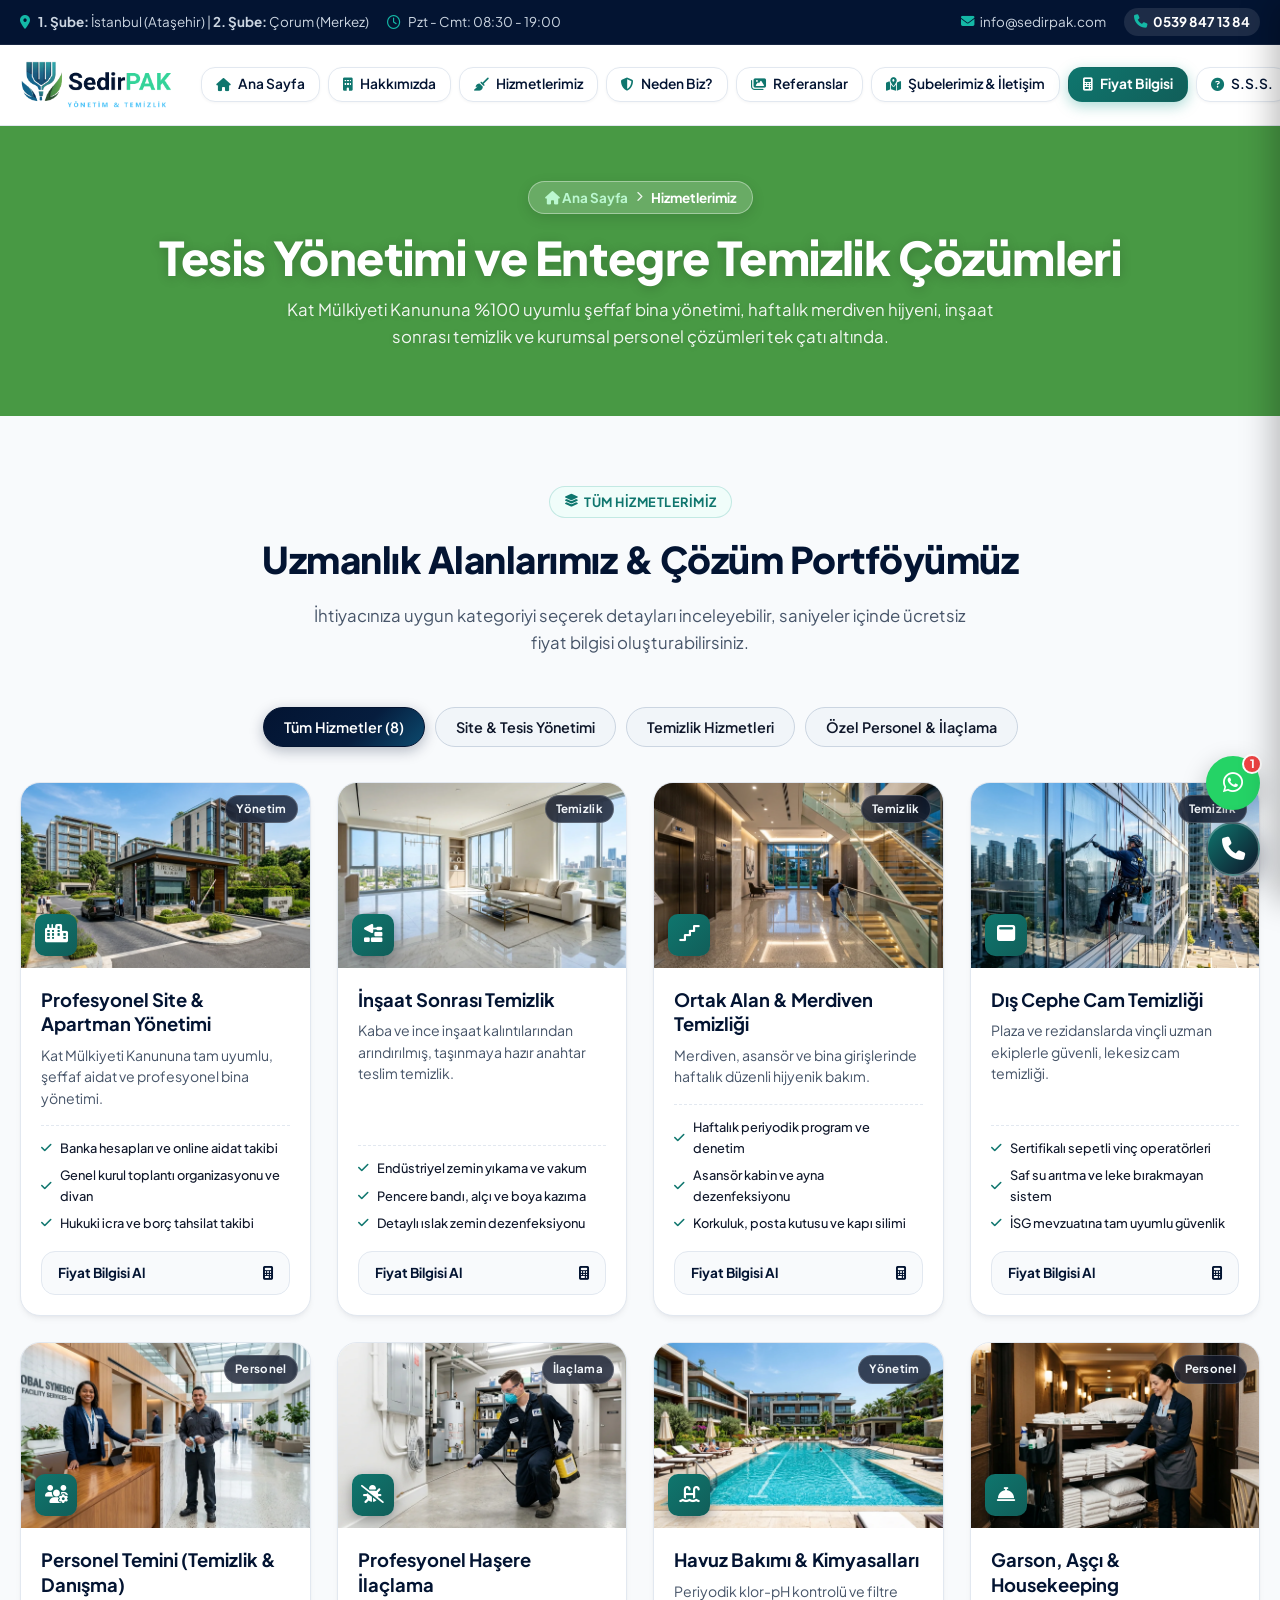
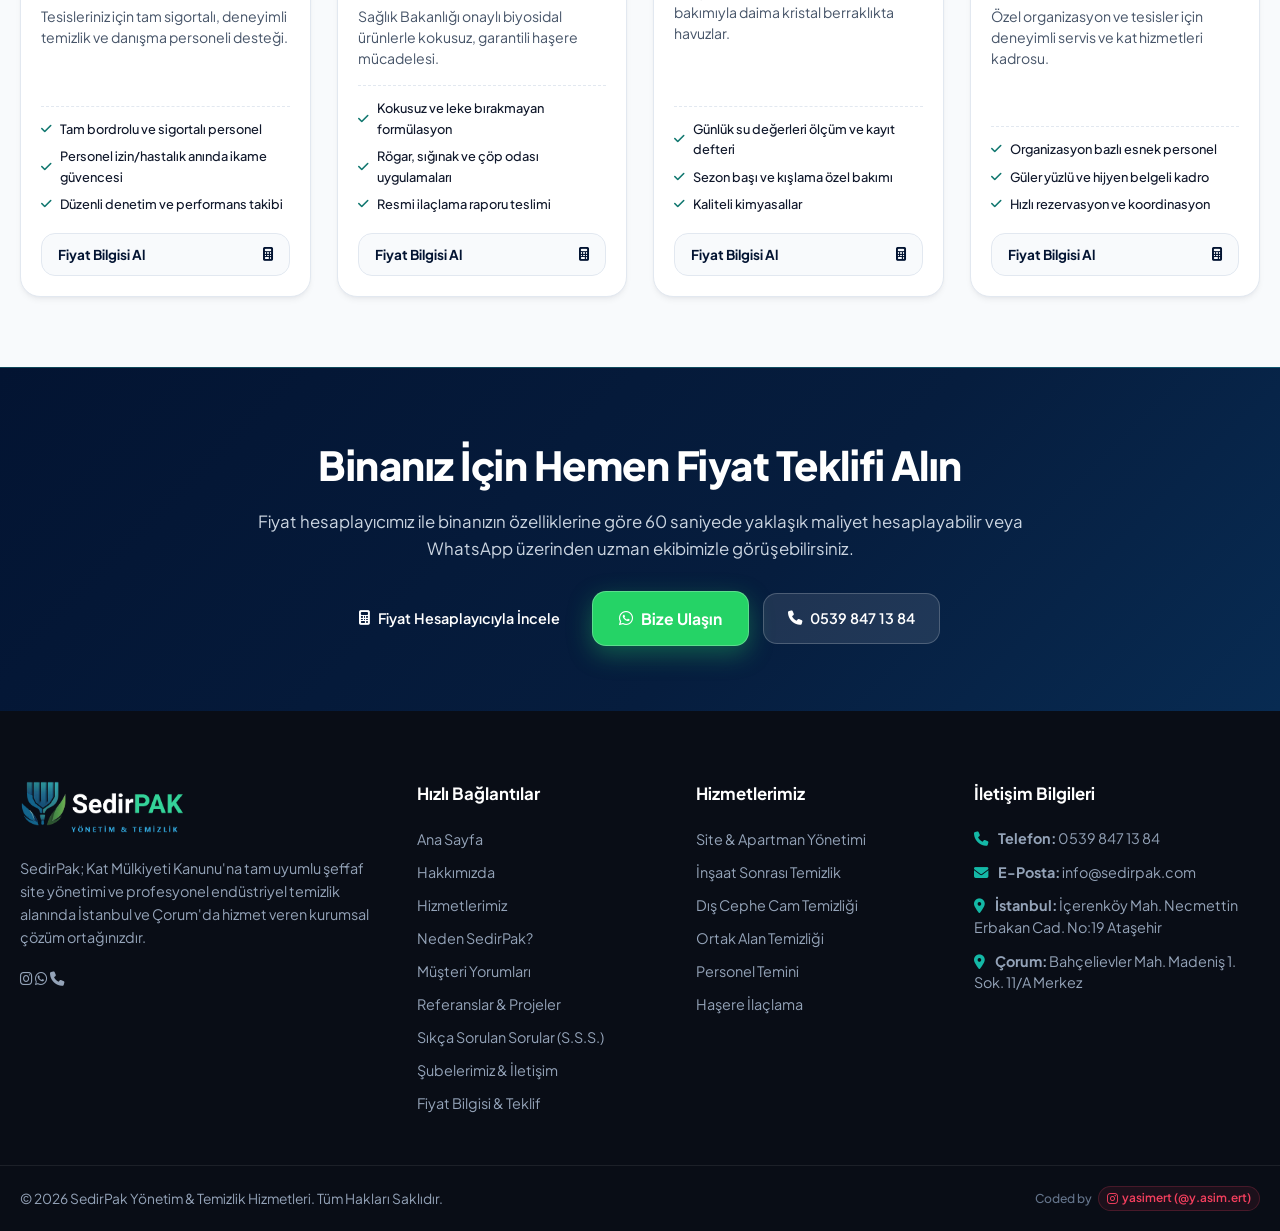
<file: hizmetler.html>
<!DOCTYPE html>
<html lang="tr">
<head>
  <meta charset="UTF-8">
  <meta name="viewport" content="width=device-width, initial-scale=1.0, maximum-scale=5.0, viewport-fit=cover">
  <meta name="theme-color" content="#0f766e">
  <meta name="apple-mobile-web-app-capable" content="yes">
  <meta name="apple-mobile-web-app-status-bar-style" content="black-translucent">
  <title>Hizmetlerimiz | SedirPak Profesyonel Tesis Yönetimi & Temizlik</title>
  
  <!-- SEO Meta Tags -->
  <meta name="description" content="SedirPak hizmetleri: KMK uyumlu site yönetimi, merdiven temizliği, inşaat sonrası hijyen, dış cephe cam silimi ve personel temini. Hemen fiyat bilgisi alın!">
  <meta name="keywords" content="site yönetimi, apartman temizliği, merdiven temizliği, inşaat temizliği, dış cephe cam temizliği, personel temini, ilaçlama, İstanbul, Çorum">
  <meta name="author" content="SedirPak">
  <link rel="canonical" href="https://sedirpak.com/hizmetler.html">

  <!-- OpenGraph / Social Meta Tags -->
  <meta property="og:title" content="SedirPak Hizmetlerimiz | Profesyonel Tesis Yönetimi ve Temizlik">
  <meta property="og:description" content="İstanbul ve Çorum genelinde KMK uyumlu site yönetimi ve 5 yıldızlı temizlik standartları.">
  <meta property="og:image" content="assets/img/sedirpak-logo.webp">
  <meta property="og:type" content="website">

  <!-- Google Fonts: Plus Jakarta Sans -->
  <link rel="preconnect" href="https://fonts.googleapis.com">
  <link rel="preconnect" href="https://fonts.gstatic.com" crossorigin>
  <link href="https://fonts.googleapis.com/css2?family=Plus+Jakarta+Sans:ital,wght@0,300;0,400;0,500;0,600;0,700;0,800;1,400;1,600&display=swap" rel="stylesheet">

  <!-- FontAwesome 6 Icons -->
  <link rel="stylesheet" href="https://cdnjs.cloudflare.com/ajax/libs/font-awesome/6.5.2/css/all.min.css">

  <!-- Main Stylesheet -->
  <link rel="stylesheet" href="css/style.css?v=5.7">
  <!-- Favicon & Touch Icons -->
  <link rel="icon" type="image/png" sizes="32x32" href="assets/img/favicon-32x32.png?v=3">
  <link rel="icon" type="image/png" sizes="16x16" href="assets/img/favicon-16x16.png?v=3">
  <link rel="apple-touch-icon" sizes="180x180" href="assets/img/apple-touch-icon.png?v=3">
  <link rel="shortcut icon" href="favicon.ico?v=3">
  <script>
    if ('scrollRestoration' in history) history.scrollRestoration = 'manual';
  </script>

  <!-- Yapılandırılmış Veri: BreadcrumbList & Service Portföyü (Googlebot İçin) -->
  <script type="application/ld+json">
  {
    "@context": "https://schema.org",
    "@graph": [
      {
        "@type": "BreadcrumbList",
        "itemListElement": [
          {
            "@type": "ListItem",
            "position": 1,
            "name": "Ana Sayfa",
            "item": "https://sedirpak.com/"
          },
          {
            "@type": "ListItem",
            "position": 2,
            "name": "Hizmetlerimiz",
            "item": "https://sedirpak.com/hizmetler.html"
          }
        ]
      },
      {
        "@type": "ItemList",
        "name": "SedirPak Tesis Yönetimi ve Profesyonel Temizlik Hizmetleri",
        "description": "İstanbul ve Çorum'da Kat Mülkiyeti Kanunu uyumlu yönetim ve endüstriyel hijyen çözümleri",
        "itemListElement": [
          {
            "@type": "Service",
            "position": 1,
            "name": "Site ve Apartman Yönetimi",
            "description": "Şeffaf aidat tahsilatı, resmi defter ve genel kurul divan yönetimi, KMK %100 uyumlu idari ve mali yönetim.",
            "provider": { "@type": "Organization", "name": "SedirPak" }
          },
          {
            "@type": "Service",
            "position": 2,
            "name": "Merdiven ve Ortak Alan Temizliği",
            "description": "Haftalık periyodik bina merdiveni, asansör, tırabzan, sığınak ve otopark hijyen uygulamaları.",
            "provider": { "@type": "Organization", "name": "SedirPak" }
          },
          {
            "@type": "Service",
            "position": 3,
            "name": "İnşaat Sonrası Detaylı Temizlik",
            "description": "Sıfır konut, şantiye ve tadilat bitimi harç, boya, alçı ve koruyucu bant kalıntılarının kimyasal ile arındırılması.",
            "provider": { "@type": "Organization", "name": "SedirPak" }
          },
          {
            "@type": "Service",
            "position": 4,
            "name": "Dış Cephe Cam Temizliği",
            "description": "Sepetli vinç ve sertifikalı endüstriyel dağcı personellerle plaza, rezidans ve bina dış cephe cam silimi.",
            "provider": { "@type": "Organization", "name": "SedirPak" }
          },
          {
            "@type": "Service",
            "position": 5,
            "name": "Kurumsal Personel Temini",
            "description": "SGK ve İSG yükümlülükleri SedirPak güvencesinde temizlikçi, karşılama ve danışma personeli istihdamı.",
            "provider": { "@type": "Organization", "name": "SedirPak" }
          },
          {
            "@type": "Service",
            "position": 6,
            "name": "Haşere & Böcek İlaçlama",
            "description": "Sağlık Bakanlığı onaylı kokusuz biyosidal ürünlerle kalorifer böceği, pire, kemirgen ve kene ilaçlaması.",
            "provider": { "@type": "Organization", "name": "SedirPak" }
          }
        ]
      }
    ]
  }
  </script>
</head>
<body>

  <!-- Site Preloader: Minimal Fırça & Süpürme Animasyonu -->
  <div id="sitePreloader" class="site-preloader" aria-hidden="true">
    <div class="preloader-minimal">
      <div class="broom-anim-box">
        <svg class="broom-svg" viewBox="0 0 140 95" fill="none" xmlns="http://www.w3.org/2000/svg">
          <!-- Floor line -->
          <line class="broom-floor" x1="10" y1="80" x2="130" y2="80" />
          
          <!-- Left Dust Group (Sola süpürdükçe kalkan tozlar) -->
          <g class="dust-group dust-left">
            <path class="dust-cloud" d="M42 78 C38 69 29 67 24 71 C19 67 11 69 11 75 C8 75 5 78 8 80 C10 80 42 80 42 78 Z" fill="#cbd5e1" opacity="0.8"/>
            <circle class="dust-dot d1" cx="24" cy="69" r="3.2" fill="#94a3b8" />
            <circle class="dust-dot d2" cx="15" cy="64" r="2.6" fill="#94a3b8" />
            <circle class="dust-dot d3" cx="32" cy="63" r="2.2" fill="#64748b" />
            <circle class="dust-dot d4" cx="8" cy="73" r="2.4" fill="#94a3b8" />
            <circle class="dust-dot d5" cx="20" cy="56" r="1.8" fill="#cbd5e1" />
            <circle class="dust-dot d6" cx="28" cy="74" r="2.0" fill="#94a3b8" />
            <path class="dust-line" d="M38 78 Q26 75 14 74" stroke="#94a3b8" stroke-width="2" stroke-linecap="round"/>
            <path class="dust-line" d="M30 73 Q20 69 10 67" stroke="#cbd5e1" stroke-width="1.8" stroke-linecap="round"/>
          </g>

          <!-- Right Dust Group (Sağa süpürdükçe kalkan tozlar) -->
          <g class="dust-group dust-right">
            <path class="dust-cloud" d="M98 78 C102 69 111 67 116 71 C121 67 129 69 129 75 C132 75 135 78 132 80 C130 80 98 80 98 78 Z" fill="#cbd5e1" opacity="0.8"/>
            <circle class="dust-dot d1" cx="116" cy="69" r="3.2" fill="#94a3b8" />
            <circle class="dust-dot d2" cx="125" cy="64" r="2.6" fill="#94a3b8" />
            <circle class="dust-dot d3" cx="108" cy="63" r="2.2" fill="#64748b" />
            <circle class="dust-dot d4" cx="132" cy="73" r="2.4" fill="#94a3b8" />
            <circle class="dust-dot d5" cx="120" cy="56" r="1.8" fill="#cbd5e1" />
            <circle class="dust-dot d6" cx="112" cy="74" r="2.0" fill="#94a3b8" />
            <path class="dust-line" d="M102 78 Q114 75 126 74" stroke="#94a3b8" stroke-width="2" stroke-linecap="round"/>
            <path class="dust-line" d="M110 73 Q120 69 130 67" stroke="#cbd5e1" stroke-width="1.8" stroke-linecap="round"/>
          </g>

          <!-- Sweeping Broom Structure -->
          <g class="broom-pivot">
            <!-- Long handle (Color 1: #1e293b) -->
            <line x1="70" y1="12" x2="70" y2="58" stroke="#1e293b" stroke-width="3.5" stroke-linecap="round"/>
            
            <!-- Brush socket (Color 1: #1e293b) -->
            <rect x="55" y="58" width="30" height="6.5" rx="2" fill="#1e293b"/>
            
            <!-- Bristles / Fırça (Color 2: #0f766e) -->
            <path d="M56 64.5 L52 80 M60 64.5 L58 80 M64 64.5 L63 80 M70 64.5 L70 80 M76 64.5 L77 80 M80 64.5 L82 80 M84 64.5 L88 80" stroke="#0f766e" stroke-width="2.8" stroke-linecap="round"/>
          </g>
        </svg>
      </div>
      <div class="preloader-brand">
        <img src="assets/img/sedirpak-logo.webp?v=3" alt="SedirPak Logo" class="preloader-logo">
      </div>
    </div>
  </div>

  <!-- Top Announcement / Contact Bar -->
  <div class="top-bar">
    <div class="container top-bar-inner">
      <div class="top-bar-left d-none-mobile">
        <span class="top-item"><i class="fa-solid fa-location-dot"></i> <strong>1. Şube:</strong> İstanbul (Ataşehir) | <strong>2. Şube:</strong> Çorum (Merkez)</span>
        <span class="top-item"><i class="fa-regular fa-clock"></i> Pzt - Cmt: 08:30 - 19:00</span>
      </div>
      <div class="top-bar-right">
        <a href="mailto:info@sedirpak.com" class="top-link"><i class="fa-solid fa-envelope"></i> info@sedirpak.com</a>
        <a href="tel:05398471384" class="top-link top-phone"><i class="fa-solid fa-phone"></i> 0539 847 13 84</a>
      </div>
    </div>
  </div>

  <!-- Main Navigation Bar -->
  <header class="navbar-wrapper" id="main-header">
    <div class="container navbar-container">
      <a href="index.html" class="brand-logo" aria-label="SedirPak Ana Sayfa">
        <img src="assets/img/sedirpak-logo.webp?v=3" alt="SedirPak Logo" class="brand-img">
      </a>

      <!-- Desktop Navigation Menu -->
      <nav class="nav-menu" id="navMenu">
        <a href="index.html" class="nav-link nav-btn">
          <i class="fa-solid fa-house"></i>
          <span>Ana Sayfa</span>
        </a>
        <a href="index.html#hakkimizda" class="nav-link nav-btn">
          <i class="fa-solid fa-building"></i>
          <span>Hakkımızda</span>
        </a>
        <a href="index.html#hizmetler" class="nav-link nav-btn">
          <i class="fa-solid fa-broom"></i>
          <span>Hizmetlerimiz</span>
        </a>
        <a href="index.html#neden-biz" class="nav-link nav-btn">
          <i class="fa-solid fa-shield-halved"></i>
          <span>Neden Biz?</span>
        </a>
        <a href="index.html#referanslar" class="nav-link nav-btn">
          <i class="fa-solid fa-images"></i>
          <span>Referanslar</span>
        </a>
        <a href="index.html#subeler" class="nav-link nav-btn">
          <i class="fa-solid fa-map-location-dot"></i>
          <span>Şubelerimiz & İletişim</span>
        </a>
        <a href="index.html#hesaplayici" class="nav-link nav-btn nav-btn-cta">
          <i class="fa-solid fa-calculator"></i>
          <span>Fiyat Bilgisi</span>
        </a>
        <a href="sss.html" class="nav-link nav-btn">
          <i class="fa-solid fa-circle-question"></i>
          <span>S.S.S.</span>
        </a>
      </nav>

      <!-- Action Buttons (Yalnızca Menü Butonu) -->
      <div class="nav-actions">
        <button class="mobile-toggle" id="mobileMenuBtn" aria-label="Menüyü Aç/Kapat">
          <i class="fa-solid fa-bars"></i>
        </button>
      </div>
    </div>
  </header>

  <!-- Mobile Navigation Drawer -->
  <div class="mobile-drawer" id="mobileDrawer">
    <div class="drawer-header">
      <img src="assets/img/sedirpak-logo.webp?v=3" alt="SedirPak Logo" class="brand-img" style="height: 40px;">
      <button class="drawer-close" id="drawerCloseBtn">&times;</button>
    </div>
    <div class="drawer-links">
      <a href="index.html" class="drawer-link"><i class="fa-solid fa-house"></i> Ana Sayfa</a>
      <a href="index.html#hakkimizda" class="drawer-link"><i class="fa-solid fa-building"></i> Hakkımızda</a>
      <a href="index.html#hizmetler" class="drawer-link"><i class="fa-solid fa-broom"></i> Hizmetlerimiz</a>
      <a href="index.html#neden-biz" class="drawer-link"><i class="fa-solid fa-shield-halved"></i> Neden SedirPak?</a>
      <a href="index.html#yorumlar" class="drawer-link"><i class="fa-solid fa-comment-dots"></i> Müşteri Yorumları</a>
      <a href="index.html#referanslar" class="drawer-link"><i class="fa-solid fa-images"></i> Projeler & Referanslar</a>
      <a href="index.html#subeler" class="drawer-link"><i class="fa-solid fa-map-location-dot"></i> Şubeler & İletişim</a>
      <a href="index.html#hesaplayici" class="drawer-link"><i class="fa-solid fa-calculator"></i> Fiyat Bilgisi & Teklif</a>
      <a href="sss.html" class="drawer-link"><i class="fa-solid fa-circle-question"></i> Sıkça Sorulan Sorular (S.S.S.)</a>
    </div>
    <div class="drawer-footer">
      <a href="https://wa.me/905398471384" target="_blank" class="btn btn-whatsapp-full">
        <i class="fa-brands fa-whatsapp"></i> WhatsApp'tan Danışın
      </a>
      <a href="tel:05398471384" class="btn btn-call-full">
        <i class="fa-solid fa-phone"></i> 0539 847 13 84
      </a>
    </div>
  </div>
  <div class="drawer-backdrop" id="drawerBackdrop"></div>

  <!-- Page Banner (İç Sayfa Başlık Alanı) -->
  <section class="page-banner-section">
    <div class="container">
      <div class="page-banner-breadcrumb">
        <a href="index.html"><i class="fa-solid fa-house"></i> Ana Sayfa</a>
        <i class="fa-solid fa-chevron-right" style="font-size: 0.65rem;"></i>
        <span>Hizmetlerimiz</span>
      </div>
      <h1 class="page-banner-title">
        Tesis Yönetimi ve <span class="gradient-text">Entegre Temizlik</span> Çözümleri
      </h1>
      <p class="page-banner-subtitle">
        Kat Mülkiyeti Kanununa %100 uyumlu şeffaf bina yönetimi, haftalık merdiven hijyeni, inşaat sonrası temizlik ve kurumsal personel çözümleri tek çatı altında.
      </p>
    </div>
  </section>

  <!-- All Services Section (8 Hizmet Tam Liste) -->
  <section class="services-section" id="tum-hizmetler" style="padding: 70px 0;">
    <div class="container">
      <div class="section-header text-center" style="margin-bottom: 30px;">
        <span class="section-tag"><i class="fa-solid fa-layer-group"></i> TÜM HİZMETLERİMİZ</span>
        <h2 class="section-title">Uzmanlık Alanlarımız & Çözüm Portföyümüz</h2>
        <p class="section-subtitle">
          İhtiyacınıza uygun kategoriyi seçerek detayları inceleyebilir, saniyeler içinde ücretsiz fiyat bilgisi oluşturabilirsiniz.
        </p>

        <!-- Service Filter Buttons -->
        <div class="service-filter-tabs">
          <button class="filter-tab active" data-filter="all">Tüm Hizmetler (8)</button>
          <button class="filter-tab" data-filter="yonetim">Site & Tesis Yönetimi</button>
          <button class="filter-tab" data-filter="temizlik">Temizlik Hizmetleri</button>
          <button class="filter-tab" data-filter="ozel">Özel Personel & İlaçlama</button>
        </div>
      </div>

      <div class="services-grid" id="servicesGrid">
        <!-- Hizmet 1 -->
        <div class="service-card" data-category="yonetim">
          <div class="service-card-media">
            <img src="assets/img/services/sedirpak-site-yonetimi.webp" alt="SedirPak Site & Apartman Yönetimi" loading="lazy">
            <div class="service-icon-badge">
              <i class="fa-solid fa-city"></i>
            </div>
            <span class="service-cat-pill">Yönetim</span>
          </div>
          <div class="service-card-body">
            <h3>Profesyonel Site & Apartman Yönetimi</h3>
            <p>Kat Mülkiyeti Kanununa tam uyumlu, şeffaf aidat ve profesyonel bina yönetimi.</p>
            <ul class="service-points">
              <li><i class="fa-solid fa-check"></i> Banka hesapları ve online aidat takibi</li>
              <li><i class="fa-solid fa-check"></i> Genel kurul toplantı organizasyonu ve divan</li>
              <li><i class="fa-solid fa-check"></i> Hukuki icra ve borç tahsilat takibi</li>
            </ul>
            <a href="index.html#hesaplayici" onclick="selectServiceForCalc('Profesyonel Site ve Apartman Yönetimi')" class="btn-card-quote">
              <span>Fiyat Bilgisi Al</span> <i class="fa-solid fa-calculator"></i>
            </a>
          </div>
        </div>

        <!-- Hizmet 2 -->
        <div class="service-card" data-category="temizlik">
          <div class="service-card-media">
            <img src="assets/img/services/sedirpak-insaat-sonrasi-temizlik.webp" alt="SedirPak İnşaat Sonrası Temizlik" loading="lazy">
            <div class="service-icon-badge">
              <i class="fa-solid fa-trowel-bricks"></i>
            </div>
            <span class="service-cat-pill">Temizlik</span>
          </div>
          <div class="service-card-body">
            <h3>İnşaat Sonrası Temizlik</h3>
            <p>Kaba ve ince inşaat kalıntılarından arındırılmış, taşınmaya hazır anahtar teslim temizlik.</p>
            <ul class="service-points">
              <li><i class="fa-solid fa-check"></i> Endüstriyel zemin yıkama ve vakum</li>
              <li><i class="fa-solid fa-check"></i> Pencere bandı, alçı ve boya kazıma</li>
              <li><i class="fa-solid fa-check"></i> Detaylı ıslak zemin dezenfeksiyonu</li>
            </ul>
            <a href="index.html#hesaplayici" onclick="selectServiceForCalc('İnşaat Sonrası Detaylı Temizlik')" class="btn-card-quote">
              <span>Fiyat Bilgisi Al</span> <i class="fa-solid fa-calculator"></i>
            </a>
          </div>
        </div>

        <!-- Hizmet 3 -->
        <div class="service-card" data-category="temizlik">
          <div class="service-card-media">
            <img src="assets/img/services/sedirpak-ortak-alan-merdiven-temizligi.webp" alt="SedirPak Ortak Alan & Merdiven Temizliği" loading="lazy">
            <div class="service-icon-badge">
              <i class="fa-solid fa-stairs"></i>
            </div>
            <span class="service-cat-pill">Temizlik</span>
          </div>
          <div class="service-card-body">
            <h3>Ortak Alan & Merdiven Temizliği</h3>
            <p>Merdiven, asansör ve bina girişlerinde haftalık düzenli hijyenik bakım.</p>
            <ul class="service-points">
              <li><i class="fa-solid fa-check"></i> Haftalık periyodik program ve denetim</li>
              <li><i class="fa-solid fa-check"></i> Asansör kabin ve ayna dezenfeksiyonu</li>
              <li><i class="fa-solid fa-check"></i> Korkuluk, posta kutusu ve kapı silimi</li>
            </ul>
            <a href="index.html#hesaplayici" onclick="selectServiceForCalc('Ortak Alan & Merdiven Temizliği')" class="btn-card-quote">
              <span>Fiyat Bilgisi Al</span> <i class="fa-solid fa-calculator"></i>
            </a>
          </div>
        </div>

        <!-- Hizmet 4 -->
        <div class="service-card" data-category="temizlik">
          <div class="service-card-media">
            <img src="assets/img/services/sedirpak-dis-cephe-cam-temizligi.webp" alt="SedirPak Dış Cephe Cam Temizliği" loading="lazy">
            <div class="service-icon-badge">
              <i class="fa-solid fa-window-maximize"></i>
            </div>
            <span class="service-cat-pill">Temizlik</span>
          </div>
          <div class="service-card-body">
            <h3>Dış Cephe Cam Temizliği</h3>
            <p>Plaza ve rezidanslarda vinçli uzman ekiplerle güvenli, lekesiz cam temizliği.</p>
            <ul class="service-points">
              <li><i class="fa-solid fa-check"></i> Sertifikalı sepetli vinç operatörleri</li>
              <li><i class="fa-solid fa-check"></i> Saf su arıtma ve leke bırakmayan sistem</li>
              <li><i class="fa-solid fa-check"></i> İSG mevzuatına tam uyumlu güvenlik</li>
            </ul>
            <a href="index.html#hesaplayici" onclick="selectServiceForCalc('Dış Cephe Cam Temizliği (Vinçli)')" class="btn-card-quote">
              <span>Fiyat Bilgisi Al</span> <i class="fa-solid fa-calculator"></i>
            </a>
          </div>
        </div>

        <!-- Hizmet 5 -->
        <div class="service-card" data-category="ozel">
          <div class="service-card-media">
            <img src="assets/img/services/sedirpak-kurumsal-personel-temini.webp" alt="SedirPak Personel Temini" loading="lazy">
            <div class="service-icon-badge">
              <i class="fa-solid fa-users-gear"></i>
            </div>
            <span class="service-cat-pill">Personel</span>
          </div>
          <div class="service-card-body">
            <h3>Personel Temini (Temizlik & Danışma)</h3>
            <p>Tesisleriniz için tam sigortalı, deneyimli temizlik ve danışma personeli desteği.</p>
            <ul class="service-points">
              <li><i class="fa-solid fa-check"></i> Tam bordrolu ve sigortalı personel</li>
              <li><i class="fa-solid fa-check"></i> Personel izin/hastalık anında ikame güvencesi</li>
              <li><i class="fa-solid fa-check"></i> Düzenli denetim ve performans takibi</li>
            </ul>
            <a href="index.html#hesaplayici" onclick="selectServiceForCalc('Personel Temini (Temizlik, Danışma, Garson)')" class="btn-card-quote">
              <span>Fiyat Bilgisi Al</span> <i class="fa-solid fa-calculator"></i>
            </a>
          </div>
        </div>

        <!-- Hizmet 6 -->
        <div class="service-card" data-category="ozel">
          <div class="service-card-media">
            <img src="assets/img/services/sedirpak-bocek-hasere-ilaclama.webp" alt="SedirPak Profesyonel Haşere İlaçlama" loading="lazy">
            <div class="service-icon-badge">
              <i class="fa-solid fa-bug-slash"></i>
            </div>
            <span class="service-cat-pill">İlaçlama</span>
          </div>
          <div class="service-card-body">
            <h3>Profesyonel Haşere İlaçlama</h3>
            <p>Sağlık Bakanlığı onaylı biyosidal ürünlerle kokusuz, garantili haşere mücadelesi.</p>
            <ul class="service-points">
              <li><i class="fa-solid fa-check"></i> Kokusuz ve leke bırakmayan formülasyon</li>
              <li><i class="fa-solid fa-check"></i> Rögar, sığınak ve çöp odası uygulamaları</li>
              <li><i class="fa-solid fa-check"></i> Resmi ilaçlama raporu teslimi</li>
            </ul>
            <a href="index.html#hesaplayici" onclick="selectServiceForCalc('Profesyonel İlaçlama & Dezenfeksiyon')" class="btn-card-quote">
              <span>Fiyat Bilgisi Al</span> <i class="fa-solid fa-calculator"></i>
            </a>
          </div>
        </div>

        <!-- Hizmet 7 -->
        <div class="service-card" data-category="yonetim">
          <div class="service-card-media">
            <img src="assets/img/services/sedirpak-havuz-bakimi.webp" alt="SedirPak Havuz Bakımı & Kimyasalları" loading="lazy">
            <div class="service-icon-badge">
              <i class="fa-solid fa-water-ladder"></i>
            </div>
            <span class="service-cat-pill">Yönetim</span>
          </div>
          <div class="service-card-body">
            <h3>Havuz Bakımı & Kimyasalları</h3>
            <p>Periyodik klor-pH kontrolü ve filtre bakımıyla daima kristal berraklıkta havuzlar.</p>
            <ul class="service-points">
              <li><i class="fa-solid fa-check"></i> Günlük su değerleri ölçüm ve kayıt defteri</li>
              <li><i class="fa-solid fa-check"></i> Sezon başı ve kışlama özel bakımı</li>
              <li><i class="fa-solid fa-check"></i> Kaliteli kimyasallar</li>
            </ul>
            <a href="index.html#hesaplayici" onclick="selectServiceForCalc('Havuz Bakımı & Kimyasalları')" class="btn-card-quote">
              <span>Fiyat Bilgisi Al</span> <i class="fa-solid fa-calculator"></i>
            </a>
          </div>
        </div>

        <!-- Hizmet 8 -->
        <div class="service-card" data-category="ozel">
          <div class="service-card-media">
            <img src="assets/img/services/sedirpak-housekeeping-servis.webp" alt="SedirPak Garson, Aşçı & Housekeeping" loading="lazy">
            <div class="service-icon-badge">
              <i class="fa-solid fa-bell-concierge"></i>
            </div>
            <span class="service-cat-pill">Personel</span>
          </div>
          <div class="service-card-body">
            <h3>Garson, Aşçı & Housekeeping</h3>
            <p>Özel organizasyon ve tesisler için deneyimli servis ve kat hizmetleri kadrosu.</p>
            <ul class="service-points">
              <li><i class="fa-solid fa-check"></i> Organizasyon bazlı esnek personel</li>
              <li><i class="fa-solid fa-check"></i> Güler yüzlü ve hijyen belgeli kadro</li>
              <li><i class="fa-solid fa-check"></i> Hızlı rezervasyon ve koordinasyon</li>
            </ul>
            <a href="index.html#hesaplayici" onclick="selectServiceForCalc('Personel Temini (Temizlik, Danışma, Garson)')" class="btn-card-quote">
              <span>Fiyat Bilgisi Al</span> <i class="fa-solid fa-calculator"></i>
            </a>
          </div>
        </div>
      </div>
    </div>
  </section>

  <!-- Page CTA Conversion Strip -->
  <section class="page-cta-strip">
    <div class="container">
      <div class="page-cta-card">
        <h2>Binanız İçin Hemen Fiyat Teklifi Alın</h2>
        <p>
          Fiyat hesaplayıcımız ile binanızın özelliklerine göre 60 saniyede yaklaşık maliyet hesaplayabilir veya WhatsApp üzerinden uzman ekibimizle görüşebilirsiniz.
        </p>
        <div class="page-cta-buttons">
          <a href="index.html#hesaplayici" class="btn btn-hero-primary">
            <i class="fa-solid fa-calculator"></i> Fiyat Hesaplayıcıyla İncele
          </a>
          <a href="https://wa.me/905398471384?text=Merhaba,%20hizmetleriniz%20hakkinda%20bilgi%20ve%20fiyat%20almak%20istiyorum." target="_blank" class="btn btn-hero-whatsapp">
            <i class="fa-brands fa-whatsapp"></i> Bize Ulaşın
          </a>
          <a href="tel:05398471384" class="btn btn-call-secondary" style="width: auto; padding: 13px 24px; color: #fff; background: rgba(255,255,255,0.1); border-color: rgba(255,255,255,0.2);">
            <i class="fa-solid fa-phone"></i> 0539 847 13 84
          </a>
        </div>
      </div>
    </div>
  </section>

  <!-- Main Footer -->
  <footer class="main-footer">
    <div class="container footer-container">
      <div class="footer-col footer-about">
        <a href="index.html" class="footer-logo-link" aria-label="SedirPak Ana Sayfa">
          <img src="assets/img/sedirpak-logo-footer.webp" alt="SedirPak Yönetim & Temizlik Logo" class="footer-logo-img">
        </a>
        <p class="footer-desc">
          SedirPak; Kat Mülkiyeti Kanunu'na tam uyumlu şeffaf site yönetimi ve profesyonel endüstriyel temizlik alanında İstanbul ve Çorum'da hizmet veren kurumsal çözüm ortağınızdır.
        </p>
        <div class="social-links">
          <a href="https://instagram.com/y.asim.ert" target="_blank" rel="noopener noreferrer" aria-label="Instagram"><i class="fa-brands fa-instagram"></i></a>
          <a href="https://wa.me/905398471384" target="_blank" rel="noopener noreferrer" aria-label="WhatsApp"><i class="fa-brands fa-whatsapp"></i></a>
          <a href="tel:05398471384" aria-label="Telefon"><i class="fa-solid fa-phone"></i></a>
        </div>
      </div>

      <div class="footer-col">
        <h4 class="footer-heading">Hızlı Bağlantılar</h4>
        <ul class="footer-links">
          <li><a href="index.html#hero">Ana Sayfa</a></li>
          <li><a href="index.html#hakkimizda">Hakkımızda</a></li>
          <li><a href="hizmetler.html">Hizmetlerimiz</a></li>
          <li><a href="index.html#neden-biz">Neden SedirPak?</a></li>
          <li><a href="index.html#yorumlar">Müşteri Yorumları</a></li>
          <li><a href="referanslar.html">Referanslar & Projeler</a></li>
          <li><a href="sss.html">Sıkça Sorulan Sorular (S.S.S.)</a></li>
          <li><a href="index.html#subeler">Şubelerimiz & İletişim</a></li>
          <li><a href="index.html#hesaplayici">Fiyat Bilgisi & Teklif</a></li>
        </ul>
      </div>

      <div class="footer-col">
        <h4 class="footer-heading">Hizmetlerimiz</h4>
        <ul class="footer-links">
          <li><a href="hizmetler.html">Site & Apartman Yönetimi</a></li>
          <li><a href="hizmetler.html">İnşaat Sonrası Temizlik</a></li>
          <li><a href="hizmetler.html">Dış Cephe Cam Temizliği</a></li>
          <li><a href="hizmetler.html">Ortak Alan Temizliği</a></li>
          <li><a href="hizmetler.html">Personel Temini</a></li>
          <li><a href="hizmetler.html">Haşere İlaçlama</a></li>
        </ul>
      </div>

      <div class="footer-col">
        <h4 class="footer-heading">İletişim Bilgileri</h4>
        <div class="footer-contact-info">
          <p><i class="fa-solid fa-phone"></i> <strong>Telefon:</strong> 0539 847 13 84</p>
          <p><i class="fa-solid fa-envelope"></i> <strong>E-Posta:</strong> info@sedirpak.com</p>
          <p><i class="fa-solid fa-location-dot"></i> <strong>İstanbul:</strong> İçerenköy Mah. Necmettin Erbakan Cad. No:19 Ataşehir</p>
          <p><i class="fa-solid fa-location-dot"></i> <strong>Çorum:</strong> Bahçelievler Mah. Madeniş 1. Sok. 11/A Merkez</p>
        </div>
      </div>
    </div>

    <div class="footer-bottom">
      <div class="container footer-bottom-inner">
        <p>&copy; 2026 SedirPak Yönetim & Temizlik Hizmetleri. Tüm Hakları Saklıdır.</p>
        <p class="coded-by">Coded by <a href="https://instagram.com/y.asim.ert" target="_blank" rel="noopener noreferrer"><i class="fa-brands fa-instagram"></i> yasimert (@y.asim.ert)</a></p>
      </div>
    </div>
  </footer>

  <!-- Floating Sticky Action Buttons -->
  <div class="floating-action-group">
    <button class="fab-btn fab-top" id="scrollTopBtn" title="Yukarı Çık" aria-label="Yukarı Çık">
      <i class="fa-solid fa-chevron-up"></i>
    </button>
    <a href="https://wa.me/905398471384?text=Merhaba,%20SedirPak%20hizmetleri%20hakkinda%20bilgi%20almak%20istiyorum." target="_blank" class="fab-btn fab-whatsapp" id="fabWhatsapp" title="WhatsApp ile Yazın" aria-label="WhatsApp İletişim">
      <i class="fa-brands fa-whatsapp"></i>
      <span class="fab-badge">1</span>
      <span class="fab-tooltip">SedirPak'a WhatsApp'tan Ulaşın</span>
    </a>
    <a href="tel:05398471384" class="fab-btn fab-phone" id="fabPhone" title="Hemen Arayın" aria-label="Telefonla Arayın">
      <i class="fa-solid fa-phone"></i>
      <span class="fab-tooltip">Hemen Arayın: 0539 847 13 84</span>
    </a>
  </div>

  <!-- JavaScript -->
  <script src="js/app.js?v=5.6"></script>
</body>
</html>
</file>
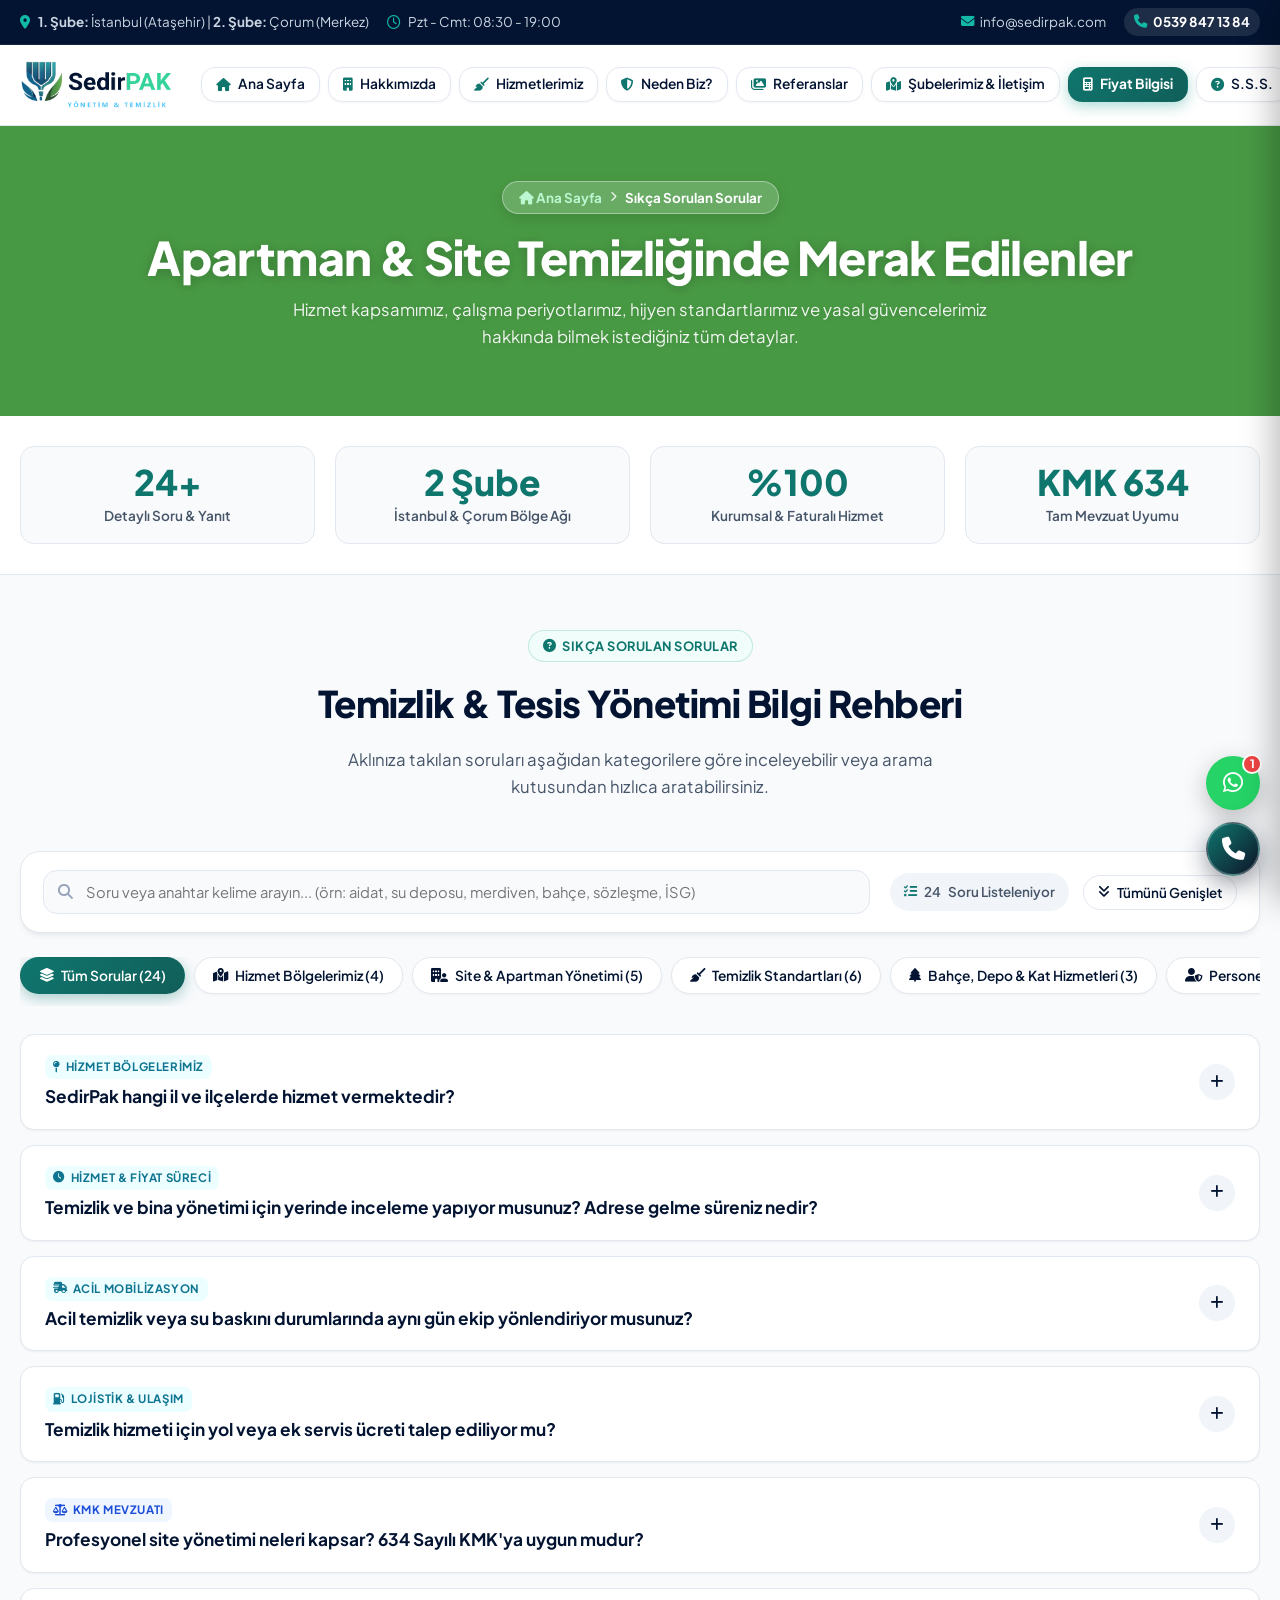
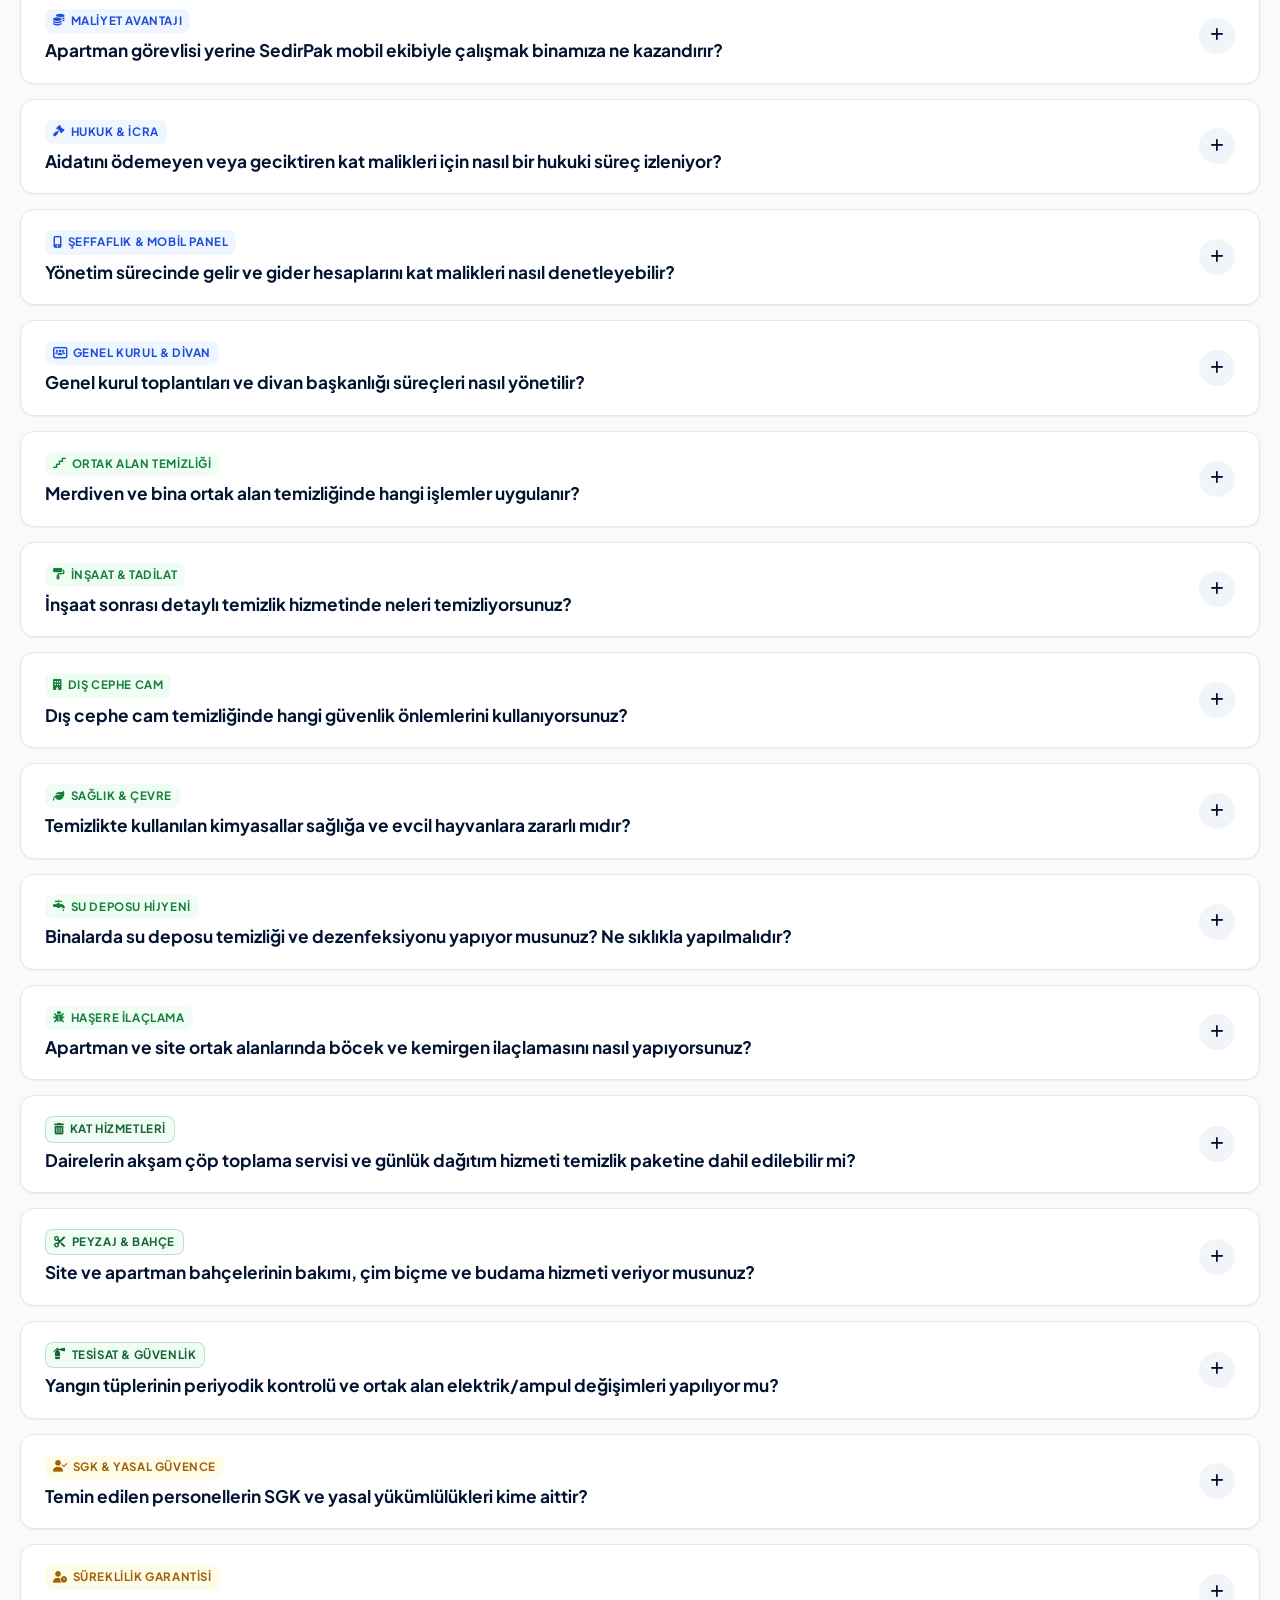
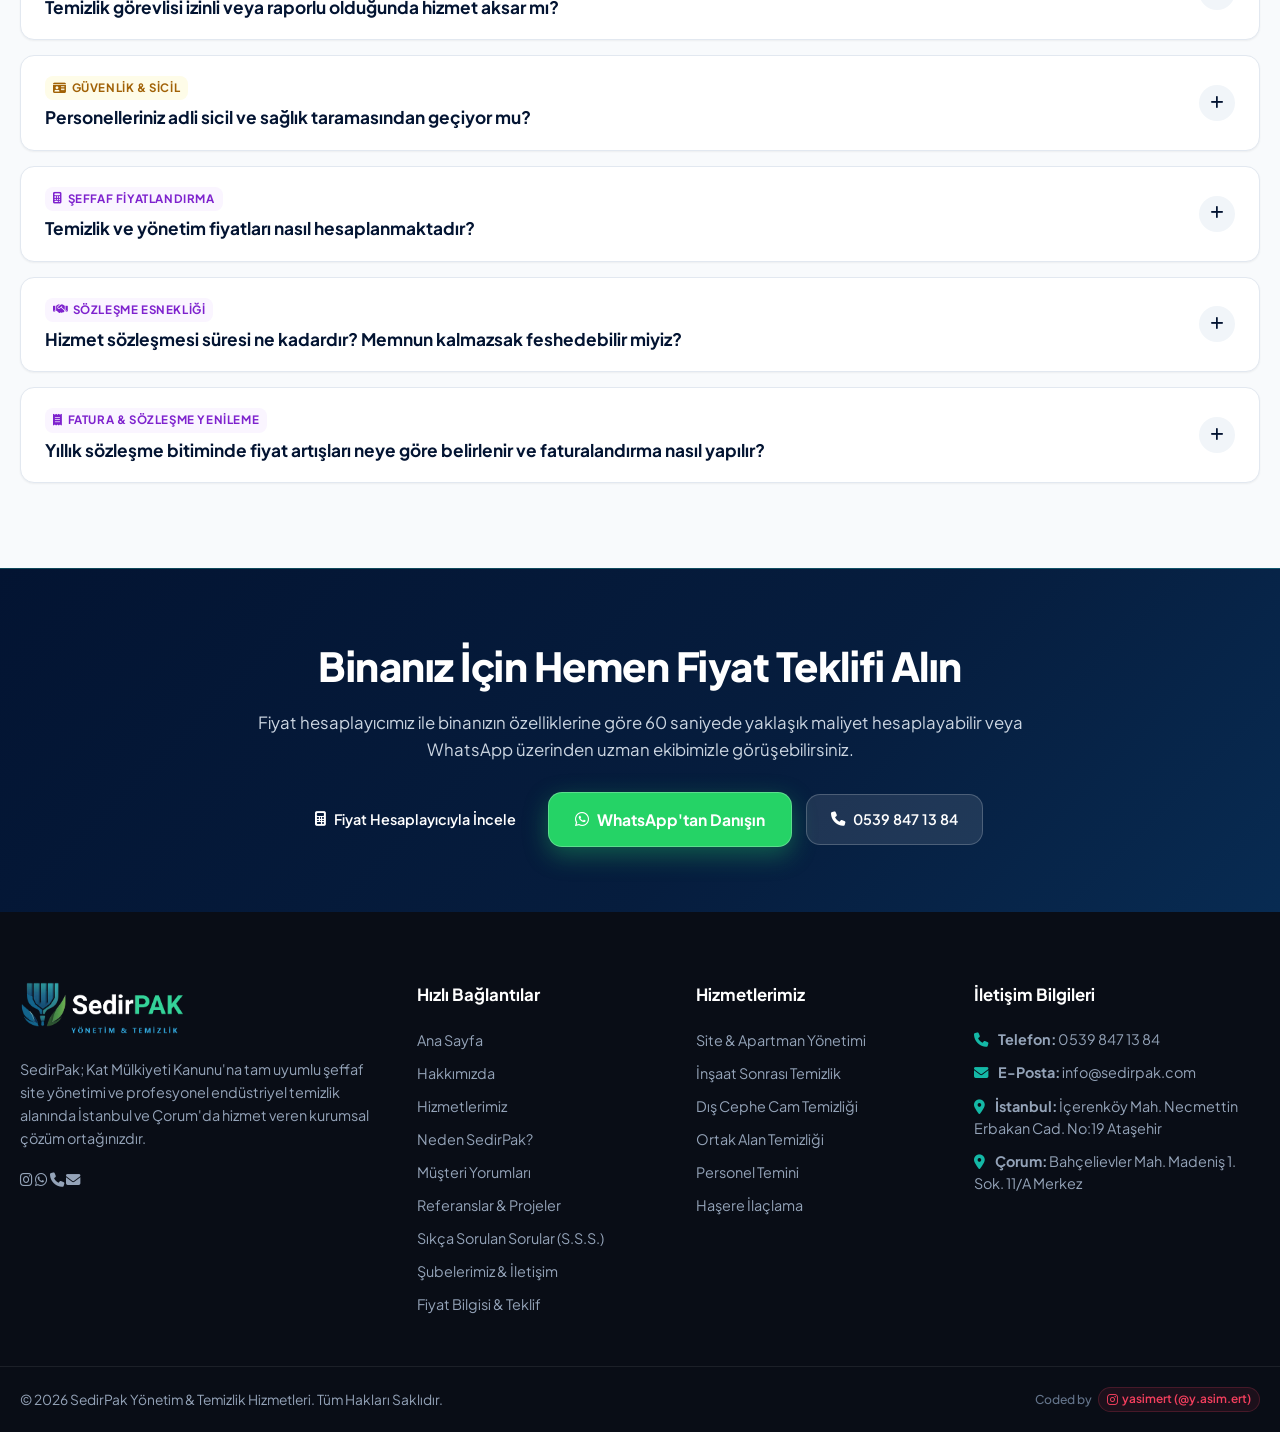
<file: sss.html>
<!DOCTYPE html>
<html lang="tr">
<head>
  <meta charset="UTF-8">
  <meta name="viewport" content="width=device-width, initial-scale=1.0, maximum-scale=5.0, viewport-fit=cover">
  <meta name="theme-color" content="#0f766e">
  <meta name="apple-mobile-web-app-capable" content="yes">
  <meta name="apple-mobile-web-app-status-bar-style" content="black-translucent">
  <title>Sıkça Sorulan Sorular (S.S.S.) | SedirPak Profesyonel Temizlik & Yönetim</title>
  
  <!-- SEO & Yerel Meta Etiketleri -->
  <meta name="description" content="SedirPak S.S.S: İstanbul ve Çorum'da bina temizliği, site yönetimi, merdiven hijyeni ve fiyatlandırma hakkında en çok merak edilen 24 sorunun şeffaf yanıtı.">
  <meta name="keywords" content="site yönetimi sıkça sorulan sorular, apartman temizliği sss, merdiven temizliği fiyatları, istanbul temizlik şirketi, ataşehir bina temizliği, çorum temizlik, bina yönetimi sss, dış cephe cam temizliği">
  <meta name="author" content="SedirPak">
  <link rel="canonical" href="https://sedirpak.com/sss.html">

  <!-- Coğrafi Hedefleme (İstanbul & Çorum) -->
  <meta name="geo.region" content="TR-34">
  <meta name="geo.placename" content="İstanbul, Ataşehir">
  <meta name="geo.position" content="40.9760;29.1170">
  <meta name="ICBM" content="40.9760, 29.1170">

  <!-- OpenGraph / Sosyal Medya -->
  <meta property="og:title" content="SedirPak Sıkça Sorulan Sorular (S.S.S.) | İstanbul & Çorum">
  <meta property="og:description" content="Bina ve apartman temizliği, ortak alan hijyeni, site yönetimi ve personel temini hakkında merak edilen tüm sorular ve uzman yanıtları.">
  <meta property="og:image" content="assets/img/sedirpak-logo.webp">
  <meta property="og:url" content="https://sedirpak.com/sss.html">
  <meta property="og:type" content="website">
  <meta property="og:locale" content="tr_TR">

  <!-- Twitter Meta Tags -->
  <meta name="twitter:card" content="summary_large_image">
  <meta name="twitter:title" content="SedirPak Sıkça Sorulan Sorular (S.S.S.)">
  <meta name="twitter:description" content="İstanbul ve Çorum'da temizlik, bina bakımı ve site yönetimi hakkında merak edilen tüm sorular ve şeffaf yanıtlar.">
  <meta name="twitter:image" content="assets/img/sedirpak-logo.webp">

  <!-- Google Fonts: Plus Jakarta Sans -->
  <link rel="preconnect" href="https://fonts.googleapis.com">
  <link rel="preconnect" href="https://fonts.gstatic.com" crossorigin>
  <link href="https://fonts.googleapis.com/css2?family=Plus+Jakarta+Sans:ital,wght@0,300;0,400;0,500;0,600;0,700;0,800;1,400;1,600&display=swap" rel="stylesheet">

  <!-- FontAwesome 6 Icons -->
  <link rel="stylesheet" href="https://cdnjs.cloudflare.com/ajax/libs/font-awesome/6.5.2/css/all.min.css">

  <!-- Main Stylesheet -->
  <link rel="stylesheet" href="css/style.css?v=5.7">
  <!-- Favicon & Touch Icons -->
  <link rel="icon" type="image/png" sizes="32x32" href="assets/img/favicon-32x32.png?v=3">
  <link rel="icon" type="image/png" sizes="16x16" href="assets/img/favicon-16x16.png?v=3">
  <link rel="apple-touch-icon" sizes="180x180" href="assets/img/apple-touch-icon.png?v=3">
  <link rel="shortcut icon" href="favicon.ico?v=3">
  <script>
    if ('scrollRestoration' in history) history.scrollRestoration = 'manual';
  </script>

  <!-- Yapılandırılmış Veri: FAQPage Schema (Googlebot & Arama Motorları İçin 24 Soru) -->
  <script type="application/ld+json">
  {
    "@context": "https://schema.org",
    "@type": "FAQPage",
    "mainEntity": [
      {
        "@type": "Question",
        "name": "SedirPak hangi il ve ilçelerde hizmet vermektedir?",
        "acceptedAnswer": {
          "@type": "Answer",
          "text": "SedirPak, iki ana merkez şubesiyle hizmet sunmaktadır: 1) İstanbul Şubesi (Ataşehir Merkezli): Ataşehir, Kadıköy, Maltepe, Kartal, Pendik, Tuzla, Ümraniye, Üsküdar, Çekmeköy, Sancaktepe, Beykoz başta olmak üzere İstanbul'un tüm Anadolu ve Avrupa yakasında hizmet vermektedir. 2) Çorum Şubesi: Çorum Merkez, Organize Sanayi Bölgesi (OSB), Sungurlu, Osmancık, Alaca ve çevre ilçelerdeki konut ve sanayi tesislerine hizmet sağlamaktadır."
        }
      },
      {
        "@type": "Question",
        "name": "Temizlik ve bina yönetimi için yerinde inceleme yapıyor musunuz? Adrese gelme süreniz nedir?",
        "acceptedAnswer": {
          "@type": "Answer",
          "text": "Evet. İstanbul ve Çorum'daki tüm apartman, site, iş merkezi ve şantiye projeleri için yerinde inceleme ve fiyat değerlendirme hizmetimiz tamamen ücretsizdir. Talebinizin ardından mobil servis ekibimiz genellikle aynı gün veya en geç 24 saat içinde binanızı ziyaret ederek ortak alanları inceler, ihtiyaçları belirler ve net fiyat teklifini sunar."
        }
      },
      {
        "@type": "Question",
        "name": "Acil temizlik veya su baskını durumlarında aynı gün ekip yönlendiriyor musunuz?",
        "acceptedAnswer": {
          "@type": "Answer",
          "text": "Evet. İstanbul Anadolu Yakası ve Çorum merkezde hazır bekleyen acil müdahale mobil ekiplerimiz bulunmaktadır. Su tahliyesi, taşınma öncesi acil temizlik veya genel kurul öncesi hızlı hazırlık gibi acil durumlarda çağrı merkezimizle (0539 847 13 84) iletişime geçildiğinde 2-4 saat içinde adrese ekip yönlendirilebilmektedir."
        }
      },
      {
        "@type": "Question",
        "name": "Temizlik hizmeti için yol veya ek servis ücreti talep ediliyor mu?",
        "acceptedAnswer": {
          "@type": "Answer",
          "text": "Hayır. Hizmet alanımız içerisindeki tüm ilçe ve mahallelerde yerinde inceleme, ekipman nakliyesi ve personel ulaşımı SedirPak kurumsal servis araçlarımızla sağlanır. Müşterilerimize hiçbir şekilde ek bir servis veya yol ücreti yansıtılmaz."
        }
      },
      {
        "@type": "Question",
        "name": "Profesyonel site yönetimi neleri kapsar? 634 Sayılı KMK'ya uygun mudur?",
        "acceptedAnswer": {
          "@type": "Answer",
          "text": "SedirPak profesyonel site yönetimi; 634 Sayılı Kat Mülkiyeti Kanunu (KMK) mevzuatına %100 uyumludur. Hizmet kapsamımızda işletme projesinin hazırlanması, banka entegrasyonuyla aidat tahsilatı, resmi karar ve işletme defterlerinin noter tasdikleri, asansör ve yangın sistemleri periyodik bakımları, teknik personel denetimi ve yıllık olağan/olağanüstü genel kurulların hukuki usullere göre icrası yer alır."
        }
      },
      {
        "@type": "Question",
        "name": "Apartman görevlisi yerine SedirPak mobil ekibiyle çalışmak binamıza ne kazandırır?",
        "acceptedAnswer": {
          "@type": "Answer",
          "text": "Geleneksel kapıcı istihdamında kıdem tazminatı, SGK maliyeti, kapıcı dairesi tahsisi ve yasal izin sorumlulukları doğrudan kat maliklerine aittir. SedirPak ile çalışıldığında tüm SGK, iş güvenliği, kıdem tazminatı ve temizlik kimyasalı masrafları şirketimize ait olur. Binanızın işletme maliyetleri %40'a varan oranda düşer ve hukuki riskler tamamen ortadan kalkar."
        }
      },
      {
        "@type": "Question",
        "name": "Aidatını ödemeyen veya geciktiren kat malikleri için nasıl bir hukuki süreç izleniyor?",
        "acceptedAnswer": {
          "@type": "Answer",
          "text": "Anlaşmalı hukuk müşavirlerimiz koordinasyonunda; vadesi geçen aidatlar için öncelikle SMS ve e-posta ile nazik hatırlatma yapılır. Süresi içinde ödenmeyen alacaklar için 634 sayılı KMK'nın 20. maddesi uyarınca aylık %5 yasal gecikme tazminatı uygulanarak noter ihtarnamesi ve icra takibi süreçleri kat malikleri kurulu adına profesyonelce yürütülür."
        }
      },
      {
        "@type": "Question",
        "name": "Yönetim sürecinde gelir ve gider hesaplarını kat malikleri nasıl denetleyebilir?",
        "acceptedAnswer": {
          "@type": "Answer",
          "text": "Şeffaf yönetim ilkemiz gereği tüm gelir, gider, fatura ve banka hareketleri bulut tabanlı apartman yönetim yazılımına anlık olarak işlenir. Her kat maliki kendine özel şifreyle mobil uygulama veya web paneli üzerinden kasa bakiyesini, faturaları ve aidat makbuzlarını 7/24 şeffaf biçimde denetleyebilir."
        }
      },
      {
        "@type": "Question",
        "name": "Genel kurul toplantıları ve divan başkanlığı süreçleri nasıl yönetilir?",
        "acceptedAnswer": {
          "@type": "Answer",
          "text": "Kat malikleri olağan ve olağanüstü genel kurulları 634 sayılı KMK hükümlerine göre organize edilir. Maliklere taahhütlü mektup veya imza karşılığı yasal çağrı yapılır, toplantı günü hazirun cetveli düzenlenir, divan heyeti oluşturulur, kararlar tutanağa bağlanıp karar defterine tescil edilir."
        }
      },
      {
        "@type": "Question",
        "name": "Merdiven ve bina ortak alan temizliğinde hangi işlemler uygulanır?",
        "acceptedAnswer": {
          "@type": "Answer",
          "text": "Haftalık periyodik temizlik programında: Giriş kapısı ve camları, posta kutuları, asansör kabini ve aynaları, merdiven tırabzanları, basamaklar parfümlü mikrofiber moplarla silinir. Yangın merdivenleri, sayaç panoları, otopark ve bina çevresi süpürülür. Çapraz bulaşmayı önlemek için renk kodlu mikrofiber bez sistemi ve her blok için ayrı temiz su kullanılır."
        }
      },
      {
        "@type": "Question",
        "name": "İnşaat sonrası detaylı temizlik hizmetinde neleri temizliyorsunuz?",
        "acceptedAnswer": {
          "@type": "Answer",
          "text": "Kaba inşaat artıkları, boya, alçı, kireç, derz dolgu kalıntıları, koruyucu pencere bantları ve etiketler yüzeylere zarar vermeyen özel endüstriyel kimyasallar ve vakum makineleriyle temizlenir. Zeminler, banyo-mutfak dolapları, seramikler, kapılar ve camlar taşınmaya hazır, anahtar teslim hijyenik hale getirilir."
        }
      },
      {
        "@type": "Question",
        "name": "Dış cephe cam temizliğinde hangi güvenlik önlemlerini kullanıyorsunuz?",
        "acceptedAnswer": {
          "@type": "Answer",
          "text": "Yüksek katlı binalarda ve plazalarda vinçli sepetli platformlar veya IRATA / SPRAT sertifikalı endüstriyel dağcılık (iple erişim) sistemleri kullanıyoruz. Tüm personelimiz yüksekte çalışma ve İSG eğitim sertifikalarına, periyodik sağlık raporlarına ve tam donanımlı emniyet kemerlerine sahiptir."
        }
      },
      {
        "@type": "Question",
        "name": "Temizlikte kullanılan kimyasallar sağlığa ve evcil hayvanlara zararlı mıdır?",
        "acceptedAnswer": {
          "@type": "Answer",
          "text": "Hayır. Kullandığımız tüm ürünler Sağlık Bakanlığı onaylı, TSE ve ISO 9001/14001 standartlarına sahip, biyolojik olarak parçalanabilen ve çevre dostu profesyonel temizlik kimyasallarıdır. Evcil hayvanlara ve insan sağlığına zarar vermeyen, yüzeyleri yıpratmayan pH nötr solüsyonlar tercih edilir."
        }
      },
      {
        "@type": "Question",
        "name": "Binalarda su deposu temizliği ve dezenfeksiyonu yapıyor musunuz? Ne sıklıkla yapılmalıdır?",
        "acceptedAnswer": {
          "@type": "Answer",
          "text": "Evet. Sağlık Bakanlığı yönergeleri gereğince bina ve site su depolarının yılda en az 1 veya 2 kez temizlenip klor bazlı dezenfektanlarla arındırılması gerekir. SedirPak ekibi pas, çamur ve biyofilm tabakasını basınçlı su makineleri ve onaylı dezenfektanlarla temizler, resmi dezenfeksiyon raporu düzenler."
        }
      },
      {
        "@type": "Question",
        "name": "Apartman ve site ortak alanlarında böcek ve kemirgen ilaçlamasını nasıl yapıyorsunuz?",
        "acceptedAnswer": {
          "@type": "Answer",
          "text": "Sağlık Bakanlığı onaylı biyosidal ürünlerle kokusuz ULV soğuk sisleme ve jel yemleme yöntemleri uyguluyoruz. Bodrum, sığınak, asansör boşluğu, kazan dairesi, çöp odaları ve merdiven boşlukları hamamböceği, pire, fare ve haşerelere karşı koruma altına alınır ve resmi uygulama belgesi verilir."
        }
      },
      {
        "@type": "Question",
        "name": "Dairelerin akşam çöp toplama servisi ve günlük dağıtım hizmeti temizlik paketine dahil edilebilir mi?",
        "acceptedAnswer": {
          "@type": "Answer",
          "text": "Evet. Haftanın 6 günü veya belirlenen günlerde akşam saatlerinde dairelerin kapı önünden çöplerin toplanması, çöp konteynerlerinin dezenfeksiyonu ve sabah servisleri sözleşme kapsamına opsiyonel olarak eklenebilmektedir."
        }
      },
      {
        "@type": "Question",
        "name": "Site ve apartman bahçelerinin bakımı, çim biçme ve budama hizmeti veriyor musunuz?",
        "acceptedAnswer": {
          "@type": "Answer",
          "text": "Evet. Ortak alan temizliği hizmetimize ek olarak; çim biçme, ağaç ve çalı budama, yabani ot temizliği, mevsimlik çiçek ekimi ve otomatik sulama sistemlerinin mevsimsel ayarları uzman bahçe bakım personelimiz tarafından yürütülmektedir."
        }
      },
      {
        "@type": "Question",
        "name": "Yangın tüplerinin periyodik kontrolü ve ortak alan elektrik/ampul değişimleri yapılıyor mu?",
        "acceptedAnswer": {
          "@type": "Answer",
          "text": "Evet. Haftalık bina temizliği sırasında görevli ekiplerimiz katlardaki patlak ampulleri, fotoselli sensörleri ve kapı hidroliklerini kontrol eder; basit arızaları derhal giderir. Yangın tüplerinin basınç ibreleri düzenli kontrol edilir, dolum tarihi yaklaşan tüpler anlaşmalı yetkili firmalarca yenilenir."
        }
      },
      {
        "@type": "Question",
        "name": "Temin edilen personellerin SGK ve yasal yükümlülükleri kime aittir?",
        "acceptedAnswer": {
          "@type": "Answer",
          "text": "Tesisinize yönlendirilen tüm personellerimizin (temizlik elemanı, danışma, garson, aşçı vb.) SGK primleri, maaşları, vergileri, iş elbiseleri ve kıdem tazminatı sorumlulukları %100 SedirPak'a aittir. Her ay hizmet faturasıyla birlikte resmi SGK tahakkuk ve hizmet dökümleri yönetime ibraz edilir."
        }
      },
      {
        "@type": "Question",
        "name": "Temizlik görevlisi izinli veya raporlu olduğunda hizmet aksar mı?",
        "acceptedAnswer": {
          "@type": "Answer",
          "text": "Hayır. SedirPak bünyesinde bulunan sabit mobil yedek personel havuzumuz sayesinde, görevli personelin yıllık izin, hastalık veya acil mazeret durumunda derhal aynı nitelikte yedek personel sahaya sevk edilir; hizmette tek bir gün dahi aksama yaşanmaz."
        }
      },
      {
        "@type": "Question",
        "name": "Personelleriniz adli sicil ve sağlık taramasından geçiyor mu?",
        "acceptedAnswer": {
          "@type": "Answer",
          "text": "Evet. Göreve başlatılan tüm personellerimiz için kapsamlı adli sicil kaydı (sabıka kaydı), hijyen eğitimi sertifikası, portör muayenesi ve periyodik sağlık raporları titizlikle dosyalanır. Güvenlik ve gizlilik standartları en üst seviyede tutulur."
        }
      },
      {
        "@type": "Question",
        "name": "Temizlik ve yönetim fiyatları nasıl hesaplanmaktadır?",
        "acceptedAnswer": {
          "@type": "Answer",
          "text": "Fiyatlandırma; bağımsız bölüm (daire) sayısı, blok adedi, kat sayısı, temizlik periyodu (haftada 1, 2, 3 gün veya tam zamanlı), ortak alan metrekare büyüklüğü, asansör ve otopark durumuna göre şeffaf biçimde belirlenir. Web sitemizdeki Fiyat Hesaplayıcı ile 60 saniyede binanıza özel yaklaşık maliyeti anında hesaplayabilirsiniz."
        }
      },
      {
        "@type": "Question",
        "name": "Hizmet sözleşmesi süresi ne kadardır? Memnun kalmazsak feshedebilir miyiz?",
        "acceptedAnswer": {
          "@type": "Answer",
          "text": "Sözleşmelerimiz standart olarak 1 yıllık periyotlarla düzenlenir. Ancak müşteri memnuniyeti ilkemiz gereğince, taahhüt edilen hizmet kalitesinin karşılanamaması durumunda yönetimin 30 gün önceden yazılı bildirimle tek taraflı fesih hakkı sözleşmede açıkça korunur. Kat maliklerini bağlayıcı haksız şartlar içermez."
        }
      },
      {
        "@type": "Question",
        "name": "Yıllık sözleşme bitiminde fiyat artışları neye göre belirlenir ve faturalandırma nasıl yapılır?",
        "acceptedAnswer": {
          "@type": "Answer",
          "text": "Sözleşme yenileme dönemlerindeki fiyat ayarlamaları TÜİK yıllık TÜFE/ÜFE oranları ve asgari ücret artışları baz alınarak hakkaniyetli şekilde belirlenir. Kat malikleri kurulunun onayı olmadan sürpriz artış yapılmaz. Tüm ödemeler resmi e-fatura karşılığında banka yoluyla gerçekleştirilir."
        }
      }
    ]
  }
  </script>

  <!-- Çok Şubeli Temizlik Şirketi Yapılandırılmış Verisi -->
  <script type="application/ld+json">
  {
    "@context": "https://schema.org",
    "@type": "CleaningService",
    "name": "SedirPak Yönetim & Temizlik Hizmetleri",
    "image": "https://sedirpak.com/assets/img/sedirpak-logo.webp",
    "url": "https://sedirpak.com",
    "telephone": "+905398471384",
    "email": "info@sedirpak.com",
    "priceRange": "₺₺",
    "currenciesAccepted": "TRY",
    "paymentAccepted": "Banka Havalesi, EFT",
    "openingHoursSpecification": [
      {
        "@type": "OpeningHoursSpecification",
        "dayOfWeek": ["Monday", "Tuesday", "Wednesday", "Thursday", "Friday", "Saturday"],
        "opens": "08:30",
        "closes": "19:00"
      }
    ],
    "department": [
      {
        "@type": "LocalBusiness",
        "name": "SedirPak İstanbul Ataşehir Şubesi (Merkez)",
        "telephone": "+905398471384",
        "address": {
          "@type": "PostalAddress",
          "streetAddress": "İçerenköy Mahallesi, Necmettin Erbakan Caddesi No:19",
          "addressLocality": "Ataşehir",
          "addressRegion": "İstanbul",
          "postalCode": "34752",
          "addressCountry": "TR"
        },
        "geo": {
          "@type": "GeoCoordinates",
          "latitude": 40.9760,
          "longitude": 29.1170
        },
        "areaServed": [
          "Ataşehir", "Kadıköy", "Maltepe", "Kartal", "Pendik", "Tuzla", 
          "Ümraniye", "Üsküdar", "Çekmeköy", "Sancaktepe", "Beykoz", "İstanbul"
        ]
      },
      {
        "@type": "LocalBusiness",
        "name": "SedirPak Çorum Merkez & OSB Şubesi",
        "telephone": "+905398471384",
        "address": {
          "@type": "PostalAddress",
          "streetAddress": "Bahçelievler Mahallesi, Madeniş 1. Sokak 11/A",
          "addressLocality": "Merkez",
          "addressRegion": "Çorum",
          "postalCode": "19100",
          "addressCountry": "TR"
        },
        "geo": {
          "@type": "GeoCoordinates",
          "latitude": 40.5506,
          "longitude": 34.9556
        },
        "areaServed": [
          "Çorum Merkez", "Organize Sanayi Bölgesi (OSB)", "Sungurlu", "Osmancık", "Alaca", "İskilip"
        ]
      }
    ]
  }
  </script>

  <!-- Breadcrumb Verisi -->
  <script type="application/ld+json">
  {
    "@context": "https://schema.org",
    "@type": "BreadcrumbList",
    "itemListElement": [
      {
        "@type": "ListItem",
        "position": 1,
        "name": "Ana Sayfa",
        "item": "https://sedirpak.com/"
      },
      {
        "@type": "ListItem",
        "position": 2,
        "name": "Sıkça Sorulan Sorular (S.S.S.)",
        "item": "https://sedirpak.com/sss.html"
      }
    ]
  }
  </script>
</head>
<body>

  <!-- Site Preloader: Minimal Fırça & Süpürme Animasyonu -->
  <div id="sitePreloader" class="site-preloader" aria-hidden="true">
    <div class="preloader-minimal">
      <div class="broom-anim-box">
        <svg class="broom-svg" viewBox="0 0 140 95" fill="none" xmlns="http://www.w3.org/2000/svg">
          <line class="broom-floor" x1="10" y1="80" x2="130" y2="80" />
          <g class="dust-group dust-left">
            <path class="dust-cloud" d="M42 78 C38 69 29 67 24 71 C19 67 11 69 11 75 C8 75 5 78 8 80 C10 80 42 80 42 78 Z" fill="#cbd5e1" opacity="0.8"/>
            <circle class="dust-dot d1" cx="24" cy="69" r="3.2" fill="#94a3b8" />
            <circle class="dust-dot d2" cx="15" cy="64" r="2.6" fill="#94a3b8" />
            <circle class="dust-dot d3" cx="32" cy="63" r="2.2" fill="#64748b" />
            <circle class="dust-dot d4" cx="8" cy="73" r="2.4" fill="#94a3b8" />
            <circle class="dust-dot d5" cx="20" cy="56" r="1.8" fill="#cbd5e1" />
            <circle class="dust-dot d6" cx="28" cy="74" r="2.0" fill="#94a3b8" />
            <path class="dust-line" d="M38 78 Q26 75 14 74" stroke="#94a3b8" stroke-width="2" stroke-linecap="round"/>
            <path class="dust-line" d="M30 73 Q20 69 10 67" stroke="#cbd5e1" stroke-width="1.8" stroke-linecap="round"/>
          </g>
          <g class="dust-group dust-right">
            <path class="dust-cloud" d="M98 78 C102 69 111 67 116 71 C121 67 129 69 129 75 C132 75 135 78 132 80 C130 80 98 80 98 78 Z" fill="#cbd5e1" opacity="0.8"/>
            <circle class="dust-dot d1" cx="116" cy="69" r="3.2" fill="#94a3b8" />
            <circle class="dust-dot d2" cx="125" cy="64" r="2.6" fill="#94a3b8" />
            <circle class="dust-dot d3" cx="108" cy="63" r="2.2" fill="#64748b" />
            <circle class="dust-dot d4" cx="132" cy="73" r="2.4" fill="#94a3b8" />
            <circle class="dust-dot d5" cx="120" cy="56" r="1.8" fill="#cbd5e1" />
            <circle class="dust-dot d6" cx="112" cy="74" r="2.0" fill="#94a3b8" />
            <path class="dust-line" d="M102 78 Q114 75 126 74" stroke="#94a3b8" stroke-width="2" stroke-linecap="round"/>
            <path class="dust-line" d="M110 73 Q120 69 130 67" stroke="#cbd5e1" stroke-width="1.8" stroke-linecap="round"/>
          </g>
          <g class="broom-pivot">
            <line x1="70" y1="12" x2="70" y2="58" stroke="#1e293b" stroke-width="3.5" stroke-linecap="round"/>
            <rect x="55" y="58" width="30" height="6.5" rx="2" fill="#1e293b"/>
            <path d="M56 64.5 L52 80 M60 64.5 L58 80 M64 64.5 L63 80 M70 64.5 L70 80 M76 64.5 L77 80 M80 64.5 L82 80 M84 64.5 L88 80" stroke="#0f766e" stroke-width="2.8" stroke-linecap="round"/>
          </g>
        </svg>
      </div>
      <div class="preloader-brand">
        <img src="assets/img/sedirpak-logo.webp?v=3" alt="SedirPak Logo" class="preloader-logo">
      </div>
    </div>
  </div>

  <!-- Top Announcement / Contact Bar -->
  <div class="top-bar">
    <div class="container top-bar-inner">
      <div class="top-bar-left d-none-mobile">
        <span class="top-item"><i class="fa-solid fa-location-dot"></i> <strong>1. Şube:</strong> İstanbul (Ataşehir) | <strong>2. Şube:</strong> Çorum (Merkez)</span>
        <span class="top-item"><i class="fa-regular fa-clock"></i> Pzt - Cmt: 08:30 - 19:00</span>
      </div>
      <div class="top-bar-right">
        <a href="mailto:info@sedirpak.com" class="top-link"><i class="fa-solid fa-envelope"></i> info@sedirpak.com</a>
        <a href="tel:05398471384" class="top-link top-phone"><i class="fa-solid fa-phone"></i> 0539 847 13 84</a>
      </div>
    </div>
  </div>

  <!-- Main Navigation Bar -->
  <header class="navbar-wrapper" id="main-header">
    <div class="container navbar-container">
      <a href="index.html" class="brand-logo" aria-label="SedirPak Ana Sayfa">
        <img src="assets/img/sedirpak-logo.webp?v=3" alt="SedirPak Logo" class="brand-img">
      </a>

      <!-- Desktop Navigation Menu -->
      <nav class="nav-menu" id="navMenu">
        <a href="index.html" class="nav-link nav-btn">
          <i class="fa-solid fa-house"></i>
          <span>Ana Sayfa</span>
        </a>
        <a href="index.html#hakkimizda" class="nav-link nav-btn">
          <i class="fa-solid fa-building"></i>
          <span>Hakkımızda</span>
        </a>
        <a href="index.html#hizmetler" class="nav-link nav-btn">
          <i class="fa-solid fa-broom"></i>
          <span>Hizmetlerimiz</span>
        </a>
        <a href="index.html#neden-biz" class="nav-link nav-btn">
          <i class="fa-solid fa-shield-halved"></i>
          <span>Neden Biz?</span>
        </a>
        <a href="index.html#referanslar" class="nav-link nav-btn">
          <i class="fa-solid fa-images"></i>
          <span>Referanslar</span>
        </a>
        <a href="index.html#subeler" class="nav-link nav-btn">
          <i class="fa-solid fa-map-location-dot"></i>
          <span>Şubelerimiz & İletişim</span>
        </a>
        <a href="index.html#hesaplayici" class="nav-link nav-btn nav-btn-cta">
          <i class="fa-solid fa-calculator"></i>
          <span>Fiyat Bilgisi</span>
        </a>
        <a href="sss.html" class="nav-link nav-btn active">
          <i class="fa-solid fa-circle-question"></i>
          <span>S.S.S.</span>
        </a>
      </nav>

      <!-- Action Buttons (Mobil Menü Butonu) -->
      <div class="nav-actions">
        <button class="mobile-toggle" id="mobileMenuBtn" aria-label="Menüyü Aç/Kapat">
          <i class="fa-solid fa-bars"></i>
        </button>
      </div>
    </div>
  </header>

  <!-- Mobile Navigation Drawer -->
  <div class="mobile-drawer" id="mobileDrawer">
    <div class="drawer-header">
      <img src="assets/img/sedirpak-logo.webp?v=3" alt="SedirPak Logo" class="brand-img" style="height: 40px;">
      <button class="drawer-close" id="drawerCloseBtn">&times;</button>
    </div>
    <div class="drawer-links">
      <a href="index.html" class="drawer-link"><i class="fa-solid fa-house"></i> Ana Sayfa</a>
      <a href="index.html#hakkimizda" class="drawer-link"><i class="fa-solid fa-building"></i> Hakkımızda</a>
      <a href="index.html#hizmetler" class="drawer-link"><i class="fa-solid fa-broom"></i> Hizmetlerimiz</a>
      <a href="index.html#neden-biz" class="drawer-link"><i class="fa-solid fa-shield-halved"></i> Neden SedirPak?</a>
      <a href="index.html#yorumlar" class="drawer-link"><i class="fa-solid fa-comment-dots"></i> Müşteri Yorumları</a>
      <a href="index.html#referanslar" class="drawer-link"><i class="fa-solid fa-images"></i> Projeler & Referanslar</a>
      <a href="index.html#subeler" class="drawer-link"><i class="fa-solid fa-map-location-dot"></i> Şubeler & İletişim</a>
      <a href="index.html#hesaplayici" class="drawer-link"><i class="fa-solid fa-calculator"></i> Fiyat Bilgisi & Teklif</a>
      <a href="sss.html" class="drawer-link active" style="color: var(--primary); font-weight:700;"><i class="fa-solid fa-circle-question"></i> Sıkça Sorulan Sorular (S.S.S.)</a>
    </div>
    <div class="drawer-footer">
      <a href="https://wa.me/905398471384" target="_blank" class="btn btn-whatsapp-full">
        <i class="fa-brands fa-whatsapp"></i> WhatsApp'tan Danışın
      </a>
      <a href="tel:05398471384" class="btn btn-call-full">
        <i class="fa-solid fa-phone"></i> 0539 847 13 84
      </a>
    </div>
  </div>
  <div class="drawer-backdrop" id="drawerBackdrop"></div>

  <!-- Page Banner (Hizmetler ve Referanslar Sayfasıyla %100 Uyumlu Hero Alanı) -->
  <section class="page-banner-section">
    <div class="container">
      <div class="page-banner-breadcrumb">
        <a href="index.html"><i class="fa-solid fa-house"></i> Ana Sayfa</a>
        <i class="fa-solid fa-chevron-right" style="font-size: 0.65rem;"></i>
        <span>Sıkça Sorulan Sorular</span>
      </div>
      <h1 class="page-banner-title">
        Apartman &amp; Site Temizliğinde <span class="gradient-text">Merak Edilenler</span>
      </h1>
      <p class="page-banner-subtitle">
        Hizmet kapsamımız, çalışma periyotlarımız, hijyen standartlarımız ve yasal güvencelerimiz hakkında bilmek istediğiniz tüm detaylar.
      </p>
    </div>
  </section>

  <!-- Page Stats Bar (Referanslar Sayfası İle Birebir Uyumlu Metrik Bandı) -->
  <section class="page-stats-bar">
    <div class="container">
      <div class="page-stats-grid">
        <div class="page-stat-card">
          <div class="p-stat-num">24+</div>
          <div class="p-stat-lbl">Detaylı Soru &amp; Yanıt</div>
        </div>
        <div class="page-stat-card">
          <div class="p-stat-num">2 Şube</div>
          <div class="p-stat-lbl">İstanbul &amp; Çorum Bölge Ağı</div>
        </div>
        <div class="page-stat-card">
          <div class="p-stat-num">%100</div>
          <div class="p-stat-lbl">Kurumsal &amp; Faturalı Hizmet</div>
        </div>
        <div class="page-stat-card">
          <div class="p-stat-num">KMK 634</div>
          <div class="p-stat-lbl">Tam Mevzuat Uyumu</div>
        </div>
      </div>
    </div>
  </section>

  <!-- FAQ Main Section -->
  <section class="faq-main-section" id="faq-alani">
    <div class="container">
      
      <!-- Section Header (Diğer Sayfalarla Birebir Uyumlu Başlık) -->
      <div class="section-header text-center" style="margin-bottom: 30px;">
        <span class="section-tag"><i class="fa-solid fa-circle-question"></i> SIKÇA SORULAN SORULAR</span>
        <h2 class="section-title">Temizlik &amp; Tesis Yönetimi Bilgi Rehberi</h2>
        <p class="section-subtitle">
          Aklınıza takılan soruları aşağıdan kategorilere göre inceleyebilir veya arama kutusundan hızlıca aratabilirsiniz.
        </p>
      </div>

      <!-- Search & Controls Toolbar -->
      <div class="faq-toolbar-card">
        <div class="faq-search-box">
          <i class="fa-solid fa-magnifying-glass faq-search-icon"></i>
          <input 
            type="text" 
            id="faqSearchInput" 
            class="faq-search-input" 
            placeholder="Soru veya anahtar kelime arayın... (örn: aidat, su deposu, merdiven, bahçe, sözleşme, İSG)"
            aria-label="Sıkça Sorulan Sorularda Arayın"
          >
          <button id="faqSearchClearBtn" class="faq-search-clear" title="Aramayı Temizle" style="display: none;">
            <i class="fa-solid fa-xmark"></i>
          </button>
        </div>

        <div class="faq-toolbar-meta">
          <span class="faq-count-pill" id="faqCountPill">
            <i class="fa-solid fa-list-check"></i> <span id="faqCountNumber">24</span> Soru Listeleniyor
          </span>
          <button id="faqToggleAllBtn" class="faq-btn-toggle-all">
            <i class="fa-solid fa-angles-down" id="toggleAllIcon"></i>
            <span id="toggleAllText">Tümünü Genişlet</span>
          </button>
        </div>
      </div>

      <!-- Category Filter Pills -->
      <div class="faq-categories-wrapper" role="tablist" aria-label="Soru Kategorileri">
        <button class="faq-cat-btn active" data-category="all" role="tab" aria-selected="true">
          <i class="fa-solid fa-layer-group"></i> Tüm Sorular (24)
        </button>
        <button class="faq-cat-btn" data-category="geo" role="tab" aria-selected="false">
          <i class="fa-solid fa-map-location-dot"></i> Hizmet Bölgelerimiz (4)
        </button>
        <button class="faq-cat-btn" data-category="yonetim" role="tab" aria-selected="false">
          <i class="fa-solid fa-building-user"></i> Site &amp; Apartman Yönetimi (5)
        </button>
        <button class="faq-cat-btn" data-category="temizlik" role="tab" aria-selected="false">
          <i class="fa-solid fa-broom"></i> Temizlik Standartları (6)
        </button>
        <button class="faq-cat-btn" data-category="bahce" role="tab" aria-selected="false">
          <i class="fa-solid fa-tree"></i> Bahçe, Depo &amp; Kat Hizmetleri (3)
        </button>
        <button class="faq-cat-btn" data-category="personel" role="tab" aria-selected="false">
          <i class="fa-solid fa-user-shield"></i> Personel &amp; Güvenlik (3)
        </button>
        <button class="faq-cat-btn" data-category="fiyat" role="tab" aria-selected="false">
          <i class="fa-solid fa-file-invoice-dollar"></i> Fiyatlandırma &amp; Sözleşme (3)
        </button>
      </div>

      <!-- FAQ Accordion List: Googlebot Doğrudan Tarayabilir (HTML5 Semantic Details/Summary) -->
      <div class="faq-accordion-container" id="faqAccordion">

        <!-- ================= KATEGORİ 1: HİZMET BÖLGELERİMİZ ================= -->

        <!-- Soru 1 -->
        <details class="faq-item" data-category="geo" id="soru-hizmet-bolgeleri">
          <summary class="faq-trigger">
            <div class="faq-trigger-content">
              <span class="faq-cat-tag geo"><i class="fa-solid fa-map-pin"></i> Hizmet Bölgelerimiz</span>
              <h3 class="faq-question-title">SedirPak hangi il ve ilçelerde hizmet vermektedir?</h3>
            </div>
            <div class="faq-icon-box" aria-hidden="true">
              <i class="fa-solid fa-plus"></i>
            </div>
          </summary>
          <div class="faq-answer-inner">
            <p>
              SedirPak, kurumsal altyapısı ve donanımlı mobil servis araçlarıyla <strong>2 ana şube ve geniş çevre bölgelerde</strong> hizmet sunmaktadır:
            </p>
            <div class="faq-points-grid">
              <div class="faq-point-card">
                <h4><i class="fa-solid fa-city" style="color: var(--primary);"></i> 1. İstanbul Bölgesi (Ataşehir Merkezli)</h4>
                <p>
                  <strong>Anadolu Yakası:</strong> Ataşehir, Kadıköy, Maltepe, Kartal, Pendik, Tuzla, Ümraniye, Üsküdar, Çekmeköy, Sancaktepe, Sultanbeyli, Beykoz.<br>
                  <strong>Avrupa Yakası:</strong> Şişli, Beşiktaş, Kağıthane, Sarıyer, Bakırköy, Bahçelievler ve çevre ilçeler.
                </p>
              </div>
              <div class="faq-point-card">
                <h4><i class="fa-solid fa-industry" style="color: var(--logo-green);"></i> 2. Çorum Bölgesi (Merkez &amp; OSB)</h4>
                <p>
                  Çorum Merkez, Organize Sanayi Bölgesi (OSB), Sungurlu, Osmancık, Alaca, İskilip ve çevre sanayi tesisleri, siteler ve ticari binalar.
                </p>
              </div>
            </div>
            <p class="faq-highlight-note">
              <i class="fa-solid fa-circle-check"></i> Bu bölgelerin tamamında <strong>hızlı mobil servis</strong> ve düzenli yerinde denetim hizmetimiz aktiftir.
            </p>
          </div>
        </details>

        <!-- Soru 2 -->
        <details class="faq-item" data-category="geo" id="soru-ucretsiz-inceleme">
          <summary class="faq-trigger">
            <div class="faq-trigger-content">
              <span class="faq-cat-tag geo"><i class="fa-solid fa-clock"></i> Hizmet &amp; Fiyat Süreci</span>
              <h3 class="faq-question-title">Temizlik ve bina yönetimi için yerinde inceleme yapıyor musunuz? Adrese gelme süreniz nedir?</h3>
            </div>
            <div class="faq-icon-box" aria-hidden="true">
              <i class="fa-solid fa-plus"></i>
            </div>
          </summary>
          <div class="faq-answer-inner">
            <p>
              <strong>Evet, binanızı yerinde inceleyerek fiyat teklifi hazırlama hizmetimiz %100 ücretsizdir.</strong> İstanbul ve Çorum genelindeki tüm apartmanlar, siteler, iş merkezleri veya inşaat şantiyeleri için ekibimiz adrese gelerek inceleme yapar.
            </p>
            <ul class="faq-check-list">
              <li><strong>Hızlı Randevu:</strong> Talebiniz bize ulaştıktan sonra genellikle <strong>aynı gün veya en geç 24 saat içerisinde</strong> adrese servis ekibimiz yönlendirilir.</li>
              <li><strong>Yerinde İnceleme:</strong> Blok sayısı, basamak metrajı, ortak alanlar, otopark, asansörler ve teknik gereksinimler tespit edilir.</li>
              <li><strong>Net Fiyat Teklifi:</strong> İhtiyaçlarınıza özel hazırlanan şeffaf fiyat teklifi aynı gün PDF formatında ve WhatsApp üzerinden sunulur.</li>
            </ul>
          </div>
        </details>

        <!-- Soru 3 -->
        <details class="faq-item" data-category="geo" id="soru-acil-mudahale">
          <summary class="faq-trigger">
            <div class="faq-trigger-content">
              <span class="faq-cat-tag geo"><i class="fa-solid fa-truck-fast"></i> Acil Mobilizasyon</span>
              <h3 class="faq-question-title">Acil temizlik veya su baskını durumlarında aynı gün ekip yönlendiriyor musunuz?</h3>
            </div>
            <div class="faq-icon-box" aria-hidden="true">
              <i class="fa-solid fa-plus"></i>
            </div>
          </summary>
          <div class="faq-answer-inner">
            <p>
              <strong>Evet, acil durumlara özel hızlı mobil ekiplerimiz mevcuttur.</strong> İstanbul Anadolu Yakası ve Çorum Merkez bölgesinde su tahliyesi, rögar taşması, yangın/duman sonrası ilk müdahale veya taşınma öncesi acil temizliklerde çağrı merkezimizi (<a href="tel:05398471384">0539 847 13 84</a>) aramanız halinde <strong>2 ila 4 saat içinde</strong> endüstriyel su çekme vakumları ve uzman ekiple adrese ulaşıyoruz.
            </p>
          </div>
        </details>

        <!-- Soru 4 -->
        <details class="faq-item" data-category="geo" id="soru-ulasim-ucreti">
          <summary class="faq-trigger">
            <div class="faq-trigger-content">
              <span class="faq-cat-tag geo"><i class="fa-solid fa-gas-pump"></i> Lojistik &amp; Ulaşım</span>
              <h3 class="faq-question-title">Temizlik hizmeti için yol veya ek servis ücreti talep ediliyor mu?</h3>
            </div>
            <div class="faq-icon-box" aria-hidden="true">
              <i class="fa-solid fa-plus"></i>
            </div>
          </summary>
          <div class="faq-answer-inner">
            <p>
              <strong>Kesinlikle hayır.</strong> Hizmet bölgelerimiz dahilindeki (İstanbul'un tüm ilçeleri ve Çorum genelinde) personel servisi, temizlik kimyasalları nakliyesi ve makine lojistiği tamamen SedirPak'a aittir. Müşterilerimize sonradan herhangi bir yol, benzin veya servis masrafı fatura edilmez.
            </p>
          </div>
        </details>

        <!-- ================= KATEGORİ 2: SİTE & APARTMAN YÖNETİMİ ================= -->

        <!-- Soru 5 -->
        <details class="faq-item" data-category="yonetim" id="soru-kmk-mevzuat">
          <summary class="faq-trigger">
            <div class="faq-trigger-content">
              <span class="faq-cat-tag yonetim"><i class="fa-solid fa-scale-balanced"></i> KMK Mevzuatı</span>
              <h3 class="faq-question-title">Profesyonel site yönetimi neleri kapsar? 634 Sayılı KMK'ya uygun mudur?</h3>
            </div>
            <div class="faq-icon-box" aria-hidden="true">
              <i class="fa-solid fa-plus"></i>
            </div>
          </summary>
          <div class="faq-answer-inner">
            <p>
              SedirPak Tesis Yönetimi, <strong>634 Sayılı Kat Mülkiyeti Kanunu (KMK)</strong> hükümlerine %100 harfiyen uyumlu şekilde yürütülür. Kapsamımız:
            </p>
            <ul class="faq-check-list">
              <li><strong>İşletme Projesi Hazırlığı:</strong> Yıllık tahmini bütçe ve gider projeksiyonunun hazırlanarak maliklere tebliği.</li>
              <li><strong>Resmi Defterler &amp; Noter Tasdiki:</strong> Karar defteri ve işletme defterinin usulüne uygun tutulması ve yıllık noter kapanışları.</li>
              <li><strong>Aidat Tahsilatı &amp; Banka Entegrasyonu:</strong> Sanal POS, EFT/havale veya kredi kartı ile otomatik aidat takibi ve SMS bilgilendirmeleri.</li>
              <li><strong>Periyodik Bakımlar:</strong> Asansör yeşil etiket denetimleri, hidrofor, jeneratör, yangın tüpleri ve ortak aydınlatma sistemlerinin periyodik kontrolleri.</li>
              <li><strong>Genel Kurul Yönetimi:</strong> Yıllık olağan ve olağanüstü kat malikleri kurullarının çağrı usulü, hazirun listesi ve divan başkanlığının hukuka uygun yürütülmesi.</li>
            </ul>
          </div>
        </details>

        <!-- Soru 6 -->
        <details class="faq-item" data-category="yonetim" id="soru-kapici-vs-mobil">
          <summary class="faq-trigger">
            <div class="faq-trigger-content">
              <span class="faq-cat-tag yonetim"><i class="fa-solid fa-coins"></i> Maliyet Avantajı</span>
              <h3 class="faq-question-title">Apartman görevlisi yerine SedirPak mobil ekibiyle çalışmak binamıza ne kazandırır?</h3>
            </div>
            <div class="faq-icon-box" aria-hidden="true">
              <i class="fa-solid fa-plus"></i>
            </div>
          </summary>
          <div class="faq-answer-inner">
            <p>
              Geleneksel kapıcı/görevli istihdamında tüm yasal ve mali yükümlülükler (SGK primi, asgari ücret artışları, kıdem ve ihbar tazminatı, yıllık izin günleri, kapıcı dairesinin kira kaybı ve elektrik/su faturaları) kat maliklerine biner.
            </p>
            <div class="faq-points-grid">
              <div class="faq-point-card" style="border-left: 3px solid #ef4444;">
                <h4 style="color: #ef4444;"><i class="fa-solid fa-xmark"></i> Bireysel Kapıcı İstihdamı</h4>
                <p>Yüksek SGK + maaş maliyeti, kıdem tazminatı birikim yükü, haftalık izinlerde aksama, kapıcı dairesi işgali ve iş kazası hukuki sorumlulukları.</p>
              </div>
              <div class="faq-point-card" style="border-left: 3px solid var(--primary);">
                <h4 style="color: var(--primary);"><i class="fa-solid fa-check"></i> SedirPak Mobil Ekip Çözümü</h4>
                <p>%40'a varan maliyet tasarrufu, sıfır kıdem tazminatı riski, faturalandırılabilir gider avantajı, tatilsiz düzenli temizlik ve kurumsal güvence.</p>
              </div>
            </div>
          </div>
        </details>

        <!-- Soru 7 -->
        <details class="faq-item" data-category="yonetim" id="soru-aidat-icra">
          <summary class="faq-trigger">
            <div class="faq-trigger-content">
              <span class="faq-cat-tag yonetim"><i class="fa-solid fa-gavel"></i> Hukuk &amp; İcra</span>
              <h3 class="faq-question-title">Aidatını ödemeyen veya geciktiren kat malikleri için nasıl bir hukuki süreç izleniyor?</h3>
            </div>
            <div class="faq-icon-box" aria-hidden="true">
              <i class="fa-solid fa-plus"></i>
            </div>
          </summary>
          <div class="faq-answer-inner">
            <p>
              SedirPak, komşuluk ilişkilerini zedelemeden tamamen profesyonel ve yasal çerçevede alacak takibi yapar:
            </p>
            <ol class="faq-numbered-list">
              <li><strong>1. Aşama (Otomatik Hatırlatma):</strong> Vade gününden sonra SMS ve e-posta yoluyla nazik hatırlatma mesajı gönderilir.</li>
              <li><strong>2. Aşama (Telefon &amp; İletişim):</strong> İlgili daire sakini aranarak ödeme planı hakkında mutabakat sağlanır.</li>
              <li><strong>3. Aşama (Yasal İhtarname &amp; Gecikme Tazminatı):</strong> 634 Sayılı KMK 20. maddesi gereğince ödenmeyen aylar için <strong>aylık %5 gecikme tazminatı</strong> işletilerek noter ihtarı çekilir.</li>
              <li><strong>4. Aşama (İcra Takibi):</strong> Anlaşmalı avukatlarımız kanalıyla İcra Müdürlüğü nezdinde ilamsız icra takibi başlatılarak bina alacağı eksiksiz tahsil edilir.</li>
            </ol>
          </div>
        </details>

        <!-- Soru 8 -->
        <details class="faq-item" data-category="yonetim" id="soru-seffaf-muhasebe">
          <summary class="faq-trigger">
            <div class="faq-trigger-content">
              <span class="faq-cat-tag yonetim"><i class="fa-solid fa-mobile-screen-button"></i> Şeffaflık &amp; Mobil Panel</span>
              <h3 class="faq-question-title">Yönetim sürecinde gelir ve gider hesaplarını kat malikleri nasıl denetleyebilir?</h3>
            </div>
            <div class="faq-icon-box" aria-hidden="true">
              <i class="fa-solid fa-plus"></i>
            </div>
          </summary>
          <div class="faq-answer-inner">
            <p>
              SedirPak ile kapalı kapılar ardında defter tutulmaz! Her bağımsız bölüm sahibine ve kiracıya <strong>özel kullanıcı adı ve şifre</strong> tahsis edilir.
            </p>
            <p>
              Kat malikleri web sitemizden veya mobil uygulamamızdan sisteme giriş yaparak:
            </p>
            <ul class="faq-check-list">
              <li>Binanın anlık banka bakiyesini ve kasa hareketlerini,</li>
              <li>Ödenen elektrik, su, asansör bakım faturalarının taranmış makbuzlarını,</li>
              <li>Tüm dairelerin borç/alacak dökümünü,</li>
              <li>Karar defteri nüshalarını ve bakım sözleşmelerini <strong>7 gün 24 saat şeffafça</strong> görüntüleyebilir.</li>
            </ul>
          </div>
        </details>

        <!-- Soru 9 (YENİ) -->
        <details class="faq-item" data-category="yonetim" id="soru-genel-kurul">
          <summary class="faq-trigger">
            <div class="faq-trigger-content">
              <span class="faq-cat-tag yonetim"><i class="fa-solid fa-users-rectangle"></i> Genel Kurul &amp; Divan</span>
              <h3 class="faq-question-title">Genel kurul toplantıları ve divan başkanlığı süreçleri nasıl yönetilir?</h3>
            </div>
            <div class="faq-icon-box" aria-hidden="true">
              <i class="fa-solid fa-plus"></i>
            </div>
          </summary>
          <div class="faq-answer-inner">
            <p>
              Kat Mülkiyeti Kanunu'na göre yıllık olağan veya olağanüstü genel kurulların usulüne uygun yapılması hayati önem taşır:
            </p>
            <ul class="faq-check-list">
              <li><strong>Yasal Çağrı ve İlan:</strong> Toplantı tarihinden en az 15 gün önce gündem, bütçe taslağı ve vekaletname formu tüm maliklere imza karşılığı veya iadeli taahhütlü mektupla tebliğ edilir.</li>
              <li><strong>Hazirun ve Çoğunluk Denetimi:</strong> Toplantı günü kat malikleri kimlik ve vekalet kontrolleriyle hazirun cetveli tanzim edilir; arsa payı ve sayı çoğunluğu hesaplanır.</li>
              <li><strong>Divan Yönetimi ve Karar Defteri:</strong> Toplantı divanı profesyonelce yönetilir, alınan tüm kararlar tutanağa geçirilerek noter tasdikli Karar Defterine işlenir ve katılmayan maliklere tebliğ edilir.</li>
            </ul>
          </div>
        </details>

        <!-- ================= KATEGORİ 3: TEMİZLİK STANDARTLARI ================= -->

        <!-- Soru 10 -->
        <details class="faq-item" data-category="temizlik" id="soru-merdiven-detay">
          <summary class="faq-trigger">
            <div class="faq-trigger-content">
              <span class="faq-cat-tag temizlik"><i class="fa-solid fa-stairs"></i> Ortak Alan Temizliği</span>
              <h3 class="faq-question-title">Merdiven ve bina ortak alan temizliğinde hangi işlemler uygulanır?</h3>
            </div>
            <div class="faq-icon-box" aria-hidden="true">
              <i class="fa-solid fa-plus"></i>
            </div>
          </summary>
          <div class="faq-answer-inner">
            <p>
              Periyodik bina temizliklerimizde yalnızca basamaklar silinmez, <strong>bütünsel bina hijyeni</strong> uygulanır:
            </p>
            <ul class="faq-check-list">
              <li>Bina giriş kapısı, rüzgarlık camları ve interkom/posta kutularının dezenfektanlı silimi,</li>
              <li>Asansör içi zemin, duvar, paslanmaz yüzeyler ve aynaların lekesiz parlatılması,</li>
              <li>Merdiven tırabzanları, süpürgelikler, elektrik ve doğalgaz sayaç dolaplarının tozunun alınması,</li>
              <li>Kat sahanlıkları ve basamakların parfümlü nötr yüzey temizleyicili çift kovalı mop sistemiyle yıkanması,</li>
              <li>Yangın merdivenleri, sığınak girişleri, açık/kapalı otopark ve bina önü çevre süpürmesi.</li>
            </ul>
            <p class="faq-highlight-note">
              <i class="fa-solid fa-shield-virus"></i> <strong>Çapraz Bulaşma Önleme:</strong> Giriş kat için ayrı, üst katlar ve çöp alanları için renk kodlu ayrı mikrofiber bezler kullanılır.
            </p>
          </div>
        </details>

        <!-- Soru 11 -->
        <details class="faq-item" data-category="temizlik" id="soru-insaat-sonrasi">
          <summary class="faq-trigger">
            <div class="faq-trigger-content">
              <span class="faq-cat-tag temizlik"><i class="fa-solid fa-paint-roller"></i> İnşaat &amp; Tadilat</span>
              <h3 class="faq-question-title">İnşaat sonrası detaylı temizlik hizmetinde neleri temizliyorsunuz?</h3>
            </div>
            <div class="faq-icon-box" aria-hidden="true">
              <i class="fa-solid fa-plus"></i>
            </div>
          </summary>
          <div class="faq-answer-inner">
            <p>
              İnşaat veya tadilat sonrası temizlik standart ev temizliğinden çok farklıdır. SedirPak ekibi endüstriyel vakum makineleri ve profesyonel kimyasal sökücülerle çalışır:
            </p>
            <ul class="faq-check-list">
              <li>Pencere profillerindeki kurumuş koruma bantları, harç kalıntıları ve boya lekeleri çizilmeden çıkarılır.</li>
              <li>Fayans ve seramiklerdeki derz sisi, alçı ve kireç artıkları asitsiz özel sökücülerle temizlenir.</li>
              <li>Mutfak ve banyo dolaplarının içi, çekmeceleri, menfezler ve bataryalar derinlemesine vakumlanıp parlatılır.</li>
              <li>Kapı kasaları, prizler, süpürgelikler ve parkeler kullanıma hazır, <strong>anahtar teslim oturulabilir</strong> şekilde teslim edilir.</li>
            </ul>
          </div>
        </details>

        <!-- Soru 12 -->
        <details class="faq-item" data-category="temizlik" id="soru-dis-cephe-vinc">
          <summary class="faq-trigger">
            <div class="faq-trigger-content">
              <span class="faq-cat-tag temizlik"><i class="fa-solid fa-building"></i> Dış Cephe Cam</span>
              <h3 class="faq-question-title">Dış cephe cam temizliğinde hangi güvenlik önlemlerini kullanıyorsunuz?</h3>
            </div>
            <div class="faq-icon-box" aria-hidden="true">
              <i class="fa-solid fa-plus"></i>
            </div>
          </summary>
          <div class="faq-answer-inner">
            <p>
              Yüksek katlı konutlar, plazalar ve fabrikalar için dış cephe temizliğinde <strong>önce iş güvenliği (İSG)</strong> prensibiyle çalışıyoruz:
            </p>
            <ul class="faq-check-list">
              <li><strong>Sertifikalı Personel:</strong> Yüksekte çalışma, sepetli vinç operatörlüğü ve IRATA/SPRAT iple erişim sertifikalarına sahip uzman kadro.</li>
              <li><strong>İSG Ekipmanları:</strong> Tam gövde emniyet kemerleri, şok emicili lanyardlar, kasklar ve periyodik muayenesi yapılmış vinçli sepetler.</li>
              <li><strong>Saf Su Teknolojisi:</strong> İyonize saf su üreten teleskopik karbon fiber sistemlerle kimyasal kalıntı bırakmadan uzun süre toz tutmayan cam temizliği.</li>
            </ul>
          </div>
        </details>

        <!-- Soru 13 -->
        <details class="faq-item" data-category="temizlik" id="soru-kimyasal-saglik">
          <summary class="faq-trigger">
            <div class="faq-trigger-content">
              <span class="faq-cat-tag temizlik"><i class="fa-solid fa-leaf"></i> Sağlık &amp; Çevre</span>
              <h3 class="faq-question-title">Temizlikte kullanılan kimyasallar sağlığa ve evcil hayvanlara zararlı mıdır?</h3>
            </div>
            <div class="faq-icon-box" aria-hidden="true">
              <i class="fa-solid fa-plus"></i>
            </div>
          </summary>
          <div class="faq-answer-inner">
            <p>
              <strong>Kesinlikle hayır.</strong> Tesislerimizde kullanılan tüm temizlik solüsyonları:
            </p>
            <ul class="faq-check-list">
              <li>Sağlık Bakanlığı onaylı ve biyolojik olarak %90'ın üzerinde parçalanabilir çevre dostu formüllere sahiptir.</li>
              <li>Mermer, granit ve doğal taş zeminlerin cila yapısını bozmayan pH nötr ürünlerdir.</li>
              <li>Zehirli klor gazı yayan ağır asitler (tuz ruhu vb.) kullanılmaz; çocuk ve evcil hayvan sağlığına zarar vermeyen ferah esanslı hijyenik ürünler tercih edilir.</li>
            </ul>
          </div>
        </details>

        <!-- Soru 14 (YENİ) -->
        <details class="faq-item" data-category="temizlik" id="soru-su-deposu">
          <summary class="faq-trigger">
            <div class="faq-trigger-content">
              <span class="faq-cat-tag temizlik"><i class="fa-solid fa-faucet-drip"></i> Su Deposu Hijyeni</span>
              <h3 class="faq-question-title">Binalarda su deposu temizliği ve dezenfeksiyonu yapıyor musunuz? Ne sıklıkla yapılmalıdır?</h3>
            </div>
            <div class="faq-icon-box" aria-hidden="true">
              <i class="fa-solid fa-plus"></i>
            </div>
          </summary>
          <div class="faq-answer-inner">
            <p>
              <strong>Evet, profesyonel su deposu temizliği ve klorlama hizmetimiz bulunmaktadır.</strong> Sağlık Bakanlığı'nın 2007/67 sayılı genelgesi uyarınca bina ve sitelerdeki su depolarının <strong>yılda en az 1 kez</strong>, tercihen 6 ayda bir temizlenmesi zorunludur:
            </p>
            <ul class="faq-check-list">
              <li>Dalgıç pompalar ile dip çamuru ve paslı tortu tamamen tahliye edilir.</li>
              <li>Depo tavanı, tabanı ve yan duvarları basınçlı su makineleri ve Sağlık Bakanlığı onaylı dezenfektanlarla fırçalanır.</li>
              <li>Yüzeyler durulanıp ozon veya nötr klor çözeltisiyle sterilize edilir; işlem bitiminde yönetime <strong>resmi depo dezenfeksiyon raporu</strong> teslim edilir.</li>
            </ul>
          </div>
        </details>

        <!-- Soru 15 (YENİ) -->
        <details class="faq-item" data-category="temizlik" id="soru-ilaclama">
          <summary class="faq-trigger">
            <div class="faq-trigger-content">
              <span class="faq-cat-tag temizlik"><i class="fa-solid fa-bug"></i> Haşere İlaçlama</span>
              <h3 class="faq-question-title">Apartman ve site ortak alanlarında böcek ve kemirgen ilaçlamasını nasıl yapıyorsunuz?</h3>
            </div>
            <div class="faq-icon-box" aria-hidden="true">
              <i class="fa-solid fa-plus"></i>
            </div>
          </summary>
          <div class="faq-answer-inner">
            <p>
              Bina ortak alanlarında haşere kontrolü profesyonel biyosidal ürün uygulama belgeli uzmanlarımız tarafından yapılır:
            </p>
            <ul class="faq-check-list">
              <li><strong>ULV Soğuk Sisleme:</strong> Bodrum, sığınak, asansör kuyu dipleri ve çöp odalarında uçan ve yürüyen haşerelere karşı mikron düzeyinde kokusuz sisleme.</li>
              <li><strong>Jel Yemleme:</strong> Elektrik panoları, merdiven köşeleri ve sayaç boşluklarında hamamböceği ve kalorifer böceklerine karşı kalıcı jel uygulaması.</li>
              <li><strong>Kilitli Kemirgen İstasyonları:</strong> Otopark ve bahçe çevrelerinde evcil hayvanların ulaşamayacağı kilitli emniyetli fare yemleme kutuları kurulur.</li>
            </ul>
          </div>
        </details>

        <!-- ================= KATEGORİ 4: BAHÇE, DEPO & KAT HİZMETLERİ ================= -->

        <!-- Soru 16 (YENİ) -->
        <details class="faq-item" data-category="bahce" id="soru-cop-servisi">
          <summary class="faq-trigger">
            <div class="faq-trigger-content">
              <span class="faq-cat-tag bahce"><i class="fa-solid fa-trash-can"></i> Kat Hizmetleri</span>
              <h3 class="faq-question-title">Dairelerin akşam çöp toplama servisi ve günlük dağıtım hizmeti temizlik paketine dahil edilebilir mi?</h3>
            </div>
            <div class="faq-icon-box" aria-hidden="true">
              <i class="fa-solid fa-plus"></i>
            </div>
          </summary>
          <div class="faq-answer-inner">
            <p>
              <strong>Evet, bina yönetiminizin talebine göre paket içeriği esnetilebilir:</strong>
            </p>
            <p>
              Haftanın 6 günü veya belirlenen günlerde akşam saatlerinde tüm dairelerin kapı önünden çöplerin toplanması, çöp konteynerlerinin yıkanıp koku önleyici dezenfektanlarla ilaçlanması ve sabah saatlerinde gazete/ekmek dağıtımı temizlik sözleşmenize opsiyonel modül olarak eklenebilmektedir.
            </p>
          </div>
        </details>

        <!-- Soru 17 (YENİ) -->
        <details class="faq-item" data-category="bahce" id="soru-bahce-bakimi">
          <summary class="faq-trigger">
            <div class="faq-trigger-content">
              <span class="faq-cat-tag bahce"><i class="fa-solid fa-scissors"></i> Peyzaj &amp; Bahçe</span>
              <h3 class="faq-question-title">Site ve apartman bahçelerinin bakımı, çim biçme ve budama hizmeti veriyor musunuz?</h3>
            </div>
            <div class="faq-icon-box" aria-hidden="true">
              <i class="fa-solid fa-plus"></i>
            </div>
          </summary>
          <div class="faq-answer-inner">
            <p>
              <strong>Evet, profesyonel bahçe bakım ve peyzaj hizmeti sunuyoruz.</strong> Ortak bahçe alanına sahip sitelerde:
            </p>
            <ul class="faq-check-list">
              <li>Periyodik motorlu çim biçme, havalandırma ve gübreleme,</li>
              <li>Ağaç, çit ve süs çalılarının mevsimsel budanması ve form verilmesi,</li>
              <li>Yabani ot temizliği ve zararlı ot ilaçlaması,</li>
              <li>Otomatik sulama sistemlerinin mevsim geçişlerinde nozul ve zamanlayıcı bakımları uzman bahçıvan kadromuzca yapılır.</li>
            </ul>
          </div>
        </details>

        <!-- Soru 18 (YENİ) -->
        <details class="faq-item" data-category="bahce" id="soru-yangin-ve-aydinlatma">
          <summary class="faq-trigger">
            <div class="faq-trigger-content">
              <span class="faq-cat-tag bahce"><i class="fa-solid fa-fire-extinguisher"></i> Tesisat &amp; Güvenlik</span>
              <h3 class="faq-question-title">Yangın tüplerinin periyodik kontrolü ve ortak alan elektrik/ampul değişimleri yapılıyor mu?</h3>
            </div>
            <div class="faq-icon-box" aria-hidden="true">
              <i class="fa-solid fa-plus"></i>
            </div>
          </summary>
          <div class="faq-answer-inner">
            <p>
              Haftalık temizlik ziyaretleri aynı zamanda <strong>koruyucu tesis denetimi</strong> niteliğindedir:
            </p>
            <ul class="faq-check-list">
              <li>Kat sahanlıklarındaki patlak ampuller, arızalı fotoselli sensörler ve kapı hidrolikleri derhal tespit edilip yönetimin bilgisi dahilinde değiştirilir.</li>
              <li>Yangın tüplerinin manometre basınçları ve mühürleri kontrol edilir; dolum tarihi yaklaşan tüpler anlaşmalı yetkili firmalar aracılığıyla yenilenir.</li>
              <li>Merdiven otomatiği, hidrofor su basıncı ve jeneratör yakıt seviyesi haftalık olarak kayıt altına alınır.</li>
            </ul>
          </div>
        </details>

        <!-- ================= KATEGORİ 5: PERSONEL & GÜVENLİK ================= -->

        <!-- Soru 19 -->
        <details class="faq-item" data-category="personel" id="soru-sgk-sorumluluk">
          <summary class="faq-trigger">
            <div class="faq-trigger-content">
              <span class="faq-cat-tag personel"><i class="fa-solid fa-user-check"></i> SGK &amp; Yasal Güvence</span>
              <h3 class="faq-question-title">Temin edilen personellerin SGK ve yasal yükümlülükleri kime aittir?</h3>
            </div>
            <div class="faq-icon-box" aria-hidden="true">
              <i class="fa-solid fa-plus"></i>
            </div>
          </summary>
          <div class="faq-answer-inner">
            <p>
              Tesisinize yönlendirilen tüm personellerimizin (daimi veya dönemsel temizlik personeli, danışma, garson, aşçı vb.) <strong>tüm yasal yükümlülükleri %100 SedirPak'a aittir:</strong>
            </p>
            <ul class="faq-check-list">
              <li>SGK girişleri, aylık primleri, maaşları ve banka ödemeleri,</li>
              <li>Yıllık izin ücretleri, kıdem ve ihbar tazminatı karşılıkları,</li>
              <li>İş elbiseleri, kişisel koruyucu donanımları (KKD) ve iş kazası sigortaları.</li>
            </ul>
            <p class="faq-highlight-note">
              <i class="fa-solid fa-file-contract"></i> Yönetimlerin talebi doğrultusunda her ay düzenli olarak <strong>resmi SGK tahakkuk fişi ve hizmet dökümü</strong> bina yönetimine ibraz edilmektedir.
            </p>
          </div>
        </details>

        <!-- Soru 20 -->
        <details class="faq-item" data-category="personel" id="soru-yedek-personel">
          <summary class="faq-trigger">
            <div class="faq-trigger-content">
              <span class="faq-cat-tag personel"><i class="fa-solid fa-user-clock"></i> Süreklilik Garantisi</span>
              <h3 class="faq-question-title">Temizlik görevlisi izinli veya raporlu olduğunda hizmet aksar mı?</h3>
            </div>
            <div class="faq-icon-box" aria-hidden="true">
              <i class="fa-solid fa-plus"></i>
            </div>
          </summary>
          <div class="faq-answer-inner">
            <p>
              <strong>Asla aksamaz.</strong> SedirPak'ın en büyük kurumsal avantajlarından biri sabit mobil yedek personel havuzudur. Görevli personelin yıllık izin, rapor, mazeret veya acil sağlık sorunlarında, aynı binanın temizlik rutinine hakim yedek personel derhal sahaya intikal eder. Binanız tek bir gün bile temizliksiz kalmaz.
            </p>
          </div>
        </details>

        <!-- Soru 21 -->
        <details class="faq-item" data-category="personel" id="soru-guvenlik-sicil">
          <summary class="faq-trigger">
            <div class="faq-trigger-content">
              <span class="faq-cat-tag personel"><i class="fa-solid fa-id-card"></i> Güvenlik &amp; Sicil</span>
              <h3 class="faq-question-title">Personelleriniz adli sicil ve sağlık taramasından geçiyor mu?</h3>
            </div>
            <div class="faq-icon-box" aria-hidden="true">
              <i class="fa-solid fa-plus"></i>
            </div>
          </summary>
          <div class="faq-answer-inner">
            <p>
              <strong>Evet, güvenlik bizim için birinci önceliktir.</strong> Binalarınıza ve özel yaşam alanlarınıza giren tüm çalışanlarımız için:
            </p>
            <ul class="faq-check-list">
              <li>Güncel e-Devlet resmi adli sicil (sabıka) kayıtları titizlikle kontrol edilir,</li>
              <li>İşe giriş sağlık raporları, portör muayeneleri ve bulaşıcı hastalık taramaları yapılır,</li>
              <li>Mesleki hijyen ve iş sağlığı güvenliği (İSG) sertifikalandırma eğitimleri tamamlanır.</li>
            </ul>
          </div>
        </details>

        <!-- ================= KATEGORİ 6: FİYATLANDIRMA & SÖZLEŞME ================= -->

        <!-- Soru 22 -->
        <details class="faq-item" data-category="fiyat" id="soru-fiyat-nasil-belirlenir">
          <summary class="faq-trigger">
            <div class="faq-trigger-content">
              <span class="faq-cat-tag fiyat"><i class="fa-solid fa-calculator"></i> Şeffaf Fiyatlandırma</span>
              <h3 class="faq-question-title">Temizlik ve yönetim fiyatları nasıl hesaplanmaktadır?</h3>
            </div>
            <div class="faq-icon-box" aria-hidden="true">
              <i class="fa-solid fa-plus"></i>
            </div>
          </summary>
          <div class="faq-answer-inner">
            <p>
              Fiyatlandırmamızda hiçbir gizli maliyet yoktur. Rakamlar binanın teknik parametrelerine göre adilce oluşturulur:
            </p>
            <ul class="faq-check-list">
              <li><strong>Daire ve Blok Sayısı:</strong> Binadaki toplam bağımsız bölüm büyüklüğü,</li>
              <li><strong>Hizmet Sıklığı:</strong> Haftada 1, 2, 3 gün veya 6 gün tam zamanlı personel tercihi,</li>
              <li><strong>Ortak Alan Metrekaresi:</strong> Çift asansör, yangın merdiveni, otopark, sığınak ve bahçe genişliği,</li>
              <li><strong>Ek Hizmet Talepleri:</strong> Periyodik ilaçlama, su deposu dezenfeksiyonu veya bahçe bakımı.</li>
            </ul>
            <p class="faq-highlight-note">
              <i class="fa-solid fa-calculator"></i> <strong>Hızlı Fiyat Öğrenin:</strong> Sitemizdeki <a href="index.html#hesaplayici">Fiyat Hesaplayıcı</a> ile 60 saniyede binanızın yaklaşık maliyetini anında hesaplayabilirsiniz!
            </p>
          </div>
        </details>

        <!-- Soru 23 -->
        <details class="faq-item" data-category="fiyat" id="soru-sozlesme-ve-fesih">
          <summary class="faq-trigger">
            <div class="faq-trigger-content">
              <span class="faq-cat-tag fiyat"><i class="fa-solid fa-handshake"></i> Sözleşme Esnekliği</span>
              <h3 class="faq-question-title">Hizmet sözleşmesi süresi ne kadardır? Memnun kalmazsak feshedebilir miyiz?</h3>
            </div>
            <div class="faq-icon-box" aria-hidden="true">
              <i class="fa-solid fa-plus"></i>
            </div>
          </summary>
          <div class="faq-answer-inner">
            <p>
              Sözleşmelerimiz standart olarak 1 yıllık periyotlarla akdedilir. Ancak SedirPak olarak kalitemize güveniyoruz:
            </p>
            <p>
              Hizmet kalitemizden memnun kalınmaması ve taahhüt edilen şartların yerine getirilmemesi durumunda, bina yönetiminin <strong>30 gün önceden yazılı bildirimde bulunarak tek taraflı ve cezasız fesih hakkı</strong> sözleşmelerimizde açık bir madde olarak yer alır. Kat maliklerini zor durumda bırakacak hiçbir bağlayıcı ağır şart bulunmaz.
            </p>
          </div>
        </details>

        <!-- Soru 24 (YENİ) -->
        <details class="faq-item" data-category="fiyat" id="soru-fiyat-artisi-fatura">
          <summary class="faq-trigger">
            <div class="faq-trigger-content">
              <span class="faq-cat-tag fiyat"><i class="fa-solid fa-receipt"></i> Fatura &amp; Sözleşme Yenileme</span>
              <h3 class="faq-question-title">Yıllık sözleşme bitiminde fiyat artışları neye göre belirlenir ve faturalandırma nasıl yapılır?</h3>
            </div>
            <div class="faq-icon-box" aria-hidden="true">
              <i class="fa-solid fa-plus"></i>
            </div>
          </summary>
          <div class="faq-answer-inner">
            <p>
              <strong>Tamamen şeffaf ve resmi standartlara bağlıyız:</strong>
            </p>
            <ul class="faq-check-list">
              <li><strong>Hakaniyetli Fiyat Güncellemesi:</strong> Yıllık sözleşme yenileme dönemlerindeki fiyat ayarlamaları; TÜİK tarafından açıklanan resmi TÜFE / ÜFE oranları ve asgari ücret artışları baz alınarak kat malikleri kuruluna şeffaf bir gerekçeli teklifle sunulur.</li>
              <li><strong>Resmi Faturalandırma:</strong> Her ayın başında site/apartman yönetimi adına kurumsal e-fatura veya e-arşiv fatura tanzim edilir (%20 KDV dahil).</li>
              <li><strong>Banka Yoluyla Güvenli Ödeme:</strong> Ödemeler bina resmi banka hesabından SedirPak kurumsal hesabına havale/EFT yoluyla yapılır; hiçbir şekilde elden kayıt dışı para tahsil edilmez.</li>
            </ul>
          </div>
        </details>

      </div><!-- /faqAccordion -->

      <!-- Empty State (Arama Sonucu Bulunamadı) -->
      <div class="faq-empty-state" id="faqEmptyState" style="display: none;">
        <div class="faq-empty-icon">
          <i class="fa-solid fa-circle-question"></i>
        </div>
        <h3>Aradığınız kriterlere uygun soru bulunamadı</h3>
        <p>
          Farklı bir arama terimi deneyebilir, yukarıdaki kategori butonlarını kullanabilir veya doğrudan WhatsApp danışma hattımızdan bize ulaşabilirsiniz.
        </p>
        <div class="faq-empty-actions">
          <button class="btn btn-outline-call" id="faqResetSearchBtn">
            <i class="fa-solid fa-rotate-left"></i> Aramayı Sıfırla
          </button>
          <a href="https://wa.me/905398471384?text=Merhaba,%20web%20sitenizdeki%20SSS%20sayfas%C4%B1nda%20arad%C4%B1%C4%9F%C4%B1m%20sorunun%20cevab%C4%B1n%C4%B1%20bulamad%C4%B1m.%20Yard%C4%B1mc%C4%B1%20olur%20musunuz?" target="_blank" class="btn btn-hero-whatsapp">
            <i class="fa-brands fa-whatsapp"></i> WhatsApp'tan Sorun
          </a>
        </div>
      </div>

    </div>
  </section>

  <!-- Page CTA Conversion Strip -->
  <section class="page-cta-strip">
    <div class="container">
      <div class="page-cta-card">
        <h2>Binanız İçin Hemen Fiyat Teklifi Alın</h2>
        <p>
          Fiyat hesaplayıcımız ile binanızın özelliklerine göre 60 saniyede yaklaşık maliyet hesaplayabilir veya WhatsApp üzerinden uzman ekibimizle görüşebilirsiniz.
        </p>
        <div class="page-cta-buttons">
          <a href="index.html#hesaplayici" class="btn btn-hero-primary">
            <i class="fa-solid fa-calculator"></i> Fiyat Hesaplayıcıyla İncele
          </a>
          <a href="https://wa.me/905398471384?text=Merhaba,%20hizmetleriniz%20hakkinda%20bilgi%20ve%20fiyat%20almak%20istiyorum." target="_blank" class="btn btn-hero-whatsapp">
            <i class="fa-brands fa-whatsapp"></i> WhatsApp'tan Danışın
          </a>
          <a href="tel:05398471384" class="btn btn-call-secondary" style="width: auto; padding: 13px 24px; color: #fff; background: rgba(255,255,255,0.1); border-color: rgba(255,255,255,0.2);">
            <i class="fa-solid fa-phone"></i> 0539 847 13 84
          </a>
        </div>
      </div>
    </div>
  </section>

  <!-- Main Footer -->
  <footer class="main-footer">
    <div class="container footer-container">
      <div class="footer-col footer-about">
        <a href="index.html" class="footer-logo-link" aria-label="SedirPak Ana Sayfa">
          <img src="assets/img/sedirpak-logo-footer.webp" alt="SedirPak Yönetim & Temizlik Logo" class="footer-logo-img">
        </a>
        <p class="footer-desc">
          SedirPak; Kat Mülkiyeti Kanunu'na tam uyumlu şeffaf site yönetimi ve profesyonel endüstriyel temizlik alanında İstanbul ve Çorum'da hizmet veren kurumsal çözüm ortağınızdır.
        </p>
        <div class="social-links">
          <a href="https://instagram.com/y.asim.ert" target="_blank" rel="noopener noreferrer" aria-label="Instagram @y.asim.ert"><i class="fa-brands fa-instagram"></i></a>
          <a href="https://wa.me/905398471384" target="_blank" rel="noopener noreferrer" aria-label="WhatsApp"><i class="fa-brands fa-whatsapp"></i></a>
          <a href="tel:05398471384" aria-label="Telefon"><i class="fa-solid fa-phone"></i></a>
          <a href="mailto:info@sedirpak.com" aria-label="E-Posta"><i class="fa-solid fa-envelope"></i></a>
        </div>
      </div>

      <div class="footer-col">
        <h4 class="footer-heading">Hızlı Bağlantılar</h4>
        <ul class="footer-links">
          <li><a href="index.html#hero">Ana Sayfa</a></li>
          <li><a href="index.html#hakkimizda">Hakkımızda</a></li>
          <li><a href="hizmetler.html">Hizmetlerimiz</a></li>
          <li><a href="index.html#neden-biz">Neden SedirPak?</a></li>
          <li><a href="index.html#yorumlar">Müşteri Yorumları</a></li>
          <li><a href="referanslar.html">Referanslar &amp; Projeler</a></li>
          <li><a href="sss.html">Sıkça Sorulan Sorular (S.S.S.)</a></li>
          <li><a href="index.html#subeler">Şubelerimiz &amp; İletişim</a></li>
          <li><a href="index.html#hesaplayici">Fiyat Bilgisi &amp; Teklif</a></li>
        </ul>
      </div>

      <div class="footer-col">
        <h4 class="footer-heading">Hizmetlerimiz</h4>
        <ul class="footer-links">
          <li><a href="hizmetler.html">Site &amp; Apartman Yönetimi</a></li>
          <li><a href="hizmetler.html">İnşaat Sonrası Temizlik</a></li>
          <li><a href="hizmetler.html">Dış Cephe Cam Temizliği</a></li>
          <li><a href="hizmetler.html">Ortak Alan Temizliği</a></li>
          <li><a href="hizmetler.html">Personel Temini</a></li>
          <li><a href="hizmetler.html">Haşere İlaçlama</a></li>
        </ul>
      </div>

      <div class="footer-col">
        <h4 class="footer-heading">İletişim Bilgileri</h4>
        <div class="footer-contact-info">
          <p><i class="fa-solid fa-phone"></i> <strong>Telefon:</strong> 0539 847 13 84</p>
          <p><i class="fa-solid fa-envelope"></i> <strong>E-Posta:</strong> info@sedirpak.com</p>
          <p><i class="fa-solid fa-location-dot"></i> <strong>İstanbul:</strong> İçerenköy Mah. Necmettin Erbakan Cad. No:19 Ataşehir</p>
          <p><i class="fa-solid fa-location-dot"></i> <strong>Çorum:</strong> Bahçelievler Mah. Madeniş 1. Sok. 11/A Merkez</p>
        </div>
      </div>
    </div>

    <div class="footer-bottom">
      <div class="container footer-bottom-inner">
        <p>&copy; 2026 SedirPak Yönetim &amp; Temizlik Hizmetleri. Tüm Hakları Saklıdır.</p>
        <p class="coded-by">Coded by <a href="https://instagram.com/y.asim.ert" target="_blank" rel="noopener noreferrer"><i class="fa-brands fa-instagram"></i> yasimert (@y.asim.ert)</a></p>
      </div>
    </div>
  </footer>

  <!-- Floating Sticky Action Buttons -->
  <div class="floating-action-group">
    <button class="fab-btn fab-top" id="scrollTopBtn" title="Yukarı Çık" aria-label="Yukarı Çık">
      <i class="fa-solid fa-chevron-up"></i>
    </button>
    <a href="https://wa.me/905398471384?text=Merhaba,%20SedirPak%20hizmetleri%20hakkinda%20bilgi%20almak%20istiyorum." target="_blank" class="fab-btn fab-whatsapp" id="fabWhatsapp" title="WhatsApp ile Yazın" aria-label="WhatsApp İletişim">
      <i class="fa-brands fa-whatsapp"></i>
      <span class="fab-badge">1</span>
      <span class="fab-tooltip">SedirPak'a WhatsApp'tan Ulaşın</span>
    </a>
    <a href="tel:05398471384" class="fab-btn fab-phone" id="fabPhone" title="Hemen Arayın" aria-label="Telefonla Arayın">
      <i class="fa-solid fa-phone"></i>
      <span class="fab-tooltip">Hemen Arayın: 0539 847 13 84</span>
    </a>
  </div>

  <!-- JavaScript -->
  <script src="js/app.js?v=5.6"></script>
</body>
</html>
</file>
<file: css/style.css>
/* ==========================================================================
   SEDİRPAK YÖNETİM & TEMİZLİK - MODERN STYLESHEET
   Design System: Plus Jakarta Sans, Deep Slate, Emerald Cyan & WhatsApp Green
   ========================================================================== */

:root {
  --primary: #0f766e;
  --primary-dark: #115e59;
  --primary-light: #14b8a6;
  --primary-subtle: #f0fdfa;
  
  --logo-navy: #031432;
  --logo-green: #489944;
  --logo-cyan: #13748e;

  --secondary: #031432;
  --secondary-light: #0d2246;
  --secondary-muted: #334155;
  
  --accent-gold: #f59e0b;
  --accent-blue: #0284c7;
  --accent-red: #e11d48;
  --whatsapp-green: #25d366;
  --whatsapp-dark: #128c7e;
  --whatsapp-hover: #1eb857;

  --bg-main: #f8fafc;
  --bg-card: #ffffff;
  --bg-card-alt: #f1f5f9;
  
  --text-main: #0f172a;
  --text-muted: #475569;
  --text-light: #94a3b8;
  --text-white: #ffffff;

  --border-color: #e2e8f0;
  --border-focus: #0d9488;

  --shadow-xs: 0 1px 2px 0 rgba(0, 0, 0, 0.05);
  --shadow-sm: 0 4px 6px -1px rgba(15, 23, 42, 0.05), 0 2px 4px -2px rgba(15, 23, 42, 0.05);
  --shadow-md: 0 10px 15px -3px rgba(15, 23, 42, 0.08), 0 4px 6px -4px rgba(15, 23, 42, 0.04);
  --shadow-lg: 0 20px 25px -5px rgba(15, 23, 42, 0.1), 0 8px 10px -6px rgba(15, 23, 42, 0.05);
  --shadow-xl: 0 25px 50px -12px rgba(15, 23, 42, 0.2);

  --radius-sm: 8px;
  --radius-md: 14px;
  --radius-lg: 20px;
  --radius-full: 9999px;

  --transition-fast: 0.2s cubic-bezier(0.4, 0, 0.2, 1);
  --transition-normal: 0.3s cubic-bezier(0.4, 0, 0.2, 1);
  --transition-bounce: 0.4s cubic-bezier(0.175, 0.885, 0.32, 1.275);

  --header-height: 80px;
}

/* Base Reset & Typography */
*, *::before, *::after {
  box-sizing: border-box;
  margin: 0;
  padding: 0;
  -webkit-tap-highlight-color: transparent;
}

html {
  scroll-behavior: smooth;
  font-size: 16px;
  -webkit-text-size-adjust: 100%;
  overflow-x: clip;
}

body {
  font-family: 'Plus Jakarta Sans', -apple-system, BlinkMacSystemFont, 'Segoe UI', Roboto, sans-serif;
  background-color: var(--bg-main);
  color: var(--text-main);
  line-height: 1.6;
  -webkit-font-smoothing: antialiased;
  overflow-x: clip;
  position: relative;
  width: 100%;
}

/* Accurate section scroll offset flush with sticky header */
section {
  scroll-margin-top: var(--header-height);
}

#hero {
  scroll-margin-top: 200px;
}

/* ==========================================================================
   MINIMALIST CLEANING PRELOADER (FIRÇA & SÜPÜRME ANİMASYONU)
   ========================================================================== */
.site-preloader {
  position: fixed;
  inset: 0;
  width: 100vw;
  height: 100vh;
  height: 100dvh;
  background: #ffffff;
  z-index: 999999;
  display: flex;
  align-items: center;
  justify-content: center;
  opacity: 1;
  visibility: visible;
  transition: opacity 0.45s ease, visibility 0.45s ease;
  user-select: none;
  cursor: pointer;
}

.site-preloader.fade-out {
  opacity: 0;
  visibility: hidden;
  pointer-events: none;
}

.preloader-minimal {
  display: flex;
  flex-direction: column;
  align-items: center;
  justify-content: center;
  gap: 16px;
}

.broom-anim-box {
  width: 150px;
  height: 105px;
  display: flex;
  align-items: center;
  justify-content: center;
  position: relative;
}

.broom-svg {
  width: 140px;
  height: 95px;
  overflow: visible;
}

/* Floor line */
.broom-floor {
  stroke: #cbd5e1;
  stroke-width: 2.5;
  stroke-linecap: round;
}

/* Sweeping pivot motion */
.broom-pivot {
  transform-origin: 70px 12px;
  animation: broomSweep 2.0s cubic-bezier(0.4, 0, 0.2, 1) infinite;
  will-change: transform;
}

@keyframes broomSweep {
  0% {
    transform: rotate(23deg) translateX(7px);
  }
  50% {
    transform: rotate(-23deg) translateX(-7px);
  }
  100% {
    transform: rotate(23deg) translateX(7px);
  }
}

/* Dust Group Animations (Süpürdükçe sağına soluna kalkan tozlar) */
.dust-group {
  pointer-events: none;
  will-change: transform, opacity;
}

.dust-left {
  transform-origin: 30px 78px;
  animation: dustLeftSweep 2.0s cubic-bezier(0.2, 0.8, 0.4, 1) infinite;
}

.dust-right {
  transform-origin: 110px 78px;
  animation: dustRightSweep 2.0s cubic-bezier(0.2, 0.8, 0.4, 1) infinite;
}

@keyframes dustLeftSweep {
  0% {
    opacity: 1;
    transform: translate(-6px, -6px) scale(1.15);
  }
  7% {
    opacity: 0.85;
    transform: translate(-11px, -10px) scale(1.25);
  }
  14% {
    opacity: 0;
    transform: translate(-16px, -14px) scale(1.35);
  }
  15%, 85% {
    opacity: 0;
    transform: translate(2px, 2px) scale(0.6);
  }
  90% {
    opacity: 0.5;
    transform: translate(-2px, -2px) scale(0.9);
  }
  100% {
    opacity: 1;
    transform: translate(-6px, -6px) scale(1.15);
  }
}

@keyframes dustRightSweep {
  0%, 35% {
    opacity: 0;
    transform: translate(-2px, 2px) scale(0.6);
  }
  40% {
    opacity: 0.5;
    transform: translate(2px, -2px) scale(0.9);
  }
  50% {
    opacity: 1;
    transform: translate(6px, -6px) scale(1.15);
  }
  57% {
    opacity: 0.85;
    transform: translate(11px, -10px) scale(1.25);
  }
  64% {
    opacity: 0;
    transform: translate(16px, -14px) scale(1.35);
  }
  65%, 100% {
    opacity: 0;
    transform: translate(-2px, 2px) scale(0.6);
  }
}

/* SedirPAK Preloader Brand & Logo */
.preloader-brand {
  display: flex;
  flex-direction: column;
  align-items: center;
  justify-content: center;
  margin-top: 14px;
}

.preloader-logo {
  height: 40px;
  width: auto;
  object-fit: contain;
  display: block;
  user-select: none;
  -webkit-user-drag: none;
}

.preloader-logo-text {
  font-family: 'Plus Jakarta Sans', -apple-system, BlinkMacSystemFont, sans-serif;
  font-size: 1.85rem;
  font-weight: 700;
  color: #031432;
  letter-spacing: -0.5px;
  line-height: 1;
}

.preloader-logo-text strong {
  font-weight: 900;
  color: #34d399; /* Yeil - footer logosundaki PAK ile birebir uyumlu */
}

a {
  text-decoration: none;
  color: inherit;
  transition: var(--transition-fast);
  touch-action: manipulation;
}

ul {
  list-style: none;
}

img {
  max-width: 100%;
  height: auto;
  display: block;
}

button, input, select, textarea {
  font-family: inherit;
  touch-action: manipulation;
}

/* Hide number spinner arrows to prevent overlapping input suffixes */
input[type="number"]::-webkit-inner-spin-button,
input[type="number"]::-webkit-outer-spin-button {
  -webkit-appearance: none;
  margin: 0;
}
input[type="number"] {
  -webkit-appearance: none;
  -moz-appearance: textfield;
  appearance: textfield;
}

.container {
  width: 100%;
  max-width: 1280px;
  margin: 0 auto;
  padding: 0 20px;
}

.text-center {
  text-align: center;
}

/* ==========================================================================
   TOP BAR
   ========================================================================== */
.top-bar {
  background-color: var(--secondary);
  color: #cbd5e1;
  font-size: 0.84rem;
  padding: 8px 0;
  border-bottom: 1px solid rgba(255, 255, 255, 0.08);
}

.top-bar-inner {
  display: flex;
  justify-content: space-between;
  align-items: center;
  flex-wrap: wrap;
  gap: 10px;
}

.top-bar-left, .top-bar-right {
  display: flex;
  align-items: center;
  gap: 18px;
}

.top-item i, .top-link i {
  color: var(--primary-light);
  margin-right: 6px;
}

.top-link {
  color: #cbd5e1;
  display: inline-flex;
  align-items: center;
}

.top-link:hover {
  color: var(--text-white);
}

.top-phone {
  color: var(--text-white);
  font-weight: 700;
  background: rgba(255, 255, 255, 0.1);
  padding: 3px 10px;
  border-radius: var(--radius-full);
}

/* ==========================================================================
   MAIN NAVBAR
   ========================================================================== */
.navbar-wrapper {
  background: rgba(255, 255, 255, 0.95);
  backdrop-filter: blur(14px);
  -webkit-backdrop-filter: blur(14px);
  position: -webkit-sticky;
  position: sticky;
  top: 0;
  left: 0;
  right: 0;
  width: 100%;
  z-index: 1000;
  border-bottom: 1px solid var(--border-color);
  transition: background 0.28s cubic-bezier(0.16, 1, 0.3, 1),
              box-shadow 0.28s cubic-bezier(0.16, 1, 0.3, 1),
              border-color 0.28s cubic-bezier(0.16, 1, 0.3, 1);
}

.navbar-wrapper.scrolled {
  box-shadow: 0 4px 20px -2px rgba(15, 23, 42, 0.08);
  background: rgba(255, 255, 255, 0.98);
}

.navbar-container {
  display: flex;
  align-items: center;
  justify-content: space-between;
  height: 80px;
  transition: height 0.28s cubic-bezier(0.16, 1, 0.3, 1);
}

/* Brand Logo */
.brand-logo {
  display: flex;
  align-items: center;
  flex-shrink: 0;
  margin-right: 28px;
}

.brand-img {
  height: 48px;
  width: auto;
  object-fit: contain;
}

.brand-text {
  display: flex;
  flex-direction: column;
}

.brand-title {
  font-size: 1.55rem;
  font-weight: 800;
  letter-spacing: -0.5px;
  color: var(--secondary);
  line-height: 1.1;
}

.brand-title span {
  color: var(--primary);
}

.brand-subtitle {
  font-size: 0.68rem;
  font-weight: 700;
  letter-spacing: 2px;
  color: var(--primary);
  text-transform: uppercase;
}

/* Nav Menu Buttons (Tüm Navbar Buton Formatında) */
.nav-menu {
  display: flex;
  align-items: center;
  gap: 8px;
}

.nav-link.nav-btn,
.nav-btn {
  display: inline-flex;
  align-items: center;
  justify-content: center;
  gap: 7px;
  padding: 8px 14px;
  border-radius: var(--radius-md);
  font-weight: 600;
  font-size: 0.86rem;
  color: var(--secondary);
  background: #ffffff;
  border: 1.5px solid var(--border-color);
  box-shadow: 0 1px 3px rgba(0, 0, 0, 0.04);
  cursor: pointer;
  transition: all 0.22s cubic-bezier(0.16, 1, 0.3, 1);
  white-space: nowrap;
  text-decoration: none;
  line-height: 1.2;
}

.nav-link.nav-btn i,
.nav-btn i {
  font-size: 0.82rem;
  color: var(--primary);
  transition: transform 0.2s ease, color 0.2s ease;
  margin: 0;
}

.nav-link.nav-btn:hover,
.nav-btn:hover {
  background: var(--primary-subtle);
  border-color: var(--primary);
  color: var(--primary-dark);
  transform: translateY(-2px);
  box-shadow: 0 4px 12px rgba(13, 148, 136, 0.16);
}

.nav-link.nav-btn:hover i,
.nav-btn:hover i {
  transform: scale(1.15);
  color: var(--primary-dark);
}

/* Active Nav Button */
.nav-link.nav-btn.active,
.nav-btn.active {
  background: linear-gradient(135deg, var(--primary) 0%, var(--primary-dark) 100%);
  color: #ffffff;
  border-color: transparent;
  box-shadow: 0 4px 14px rgba(13, 148, 136, 0.35);
}

.nav-link.nav-btn.active i,
.nav-btn.active i {
  color: #ffffff;
}

/* Fiyat Bilgisi CTA Nav Button */
.nav-link.nav-btn-cta,
.nav-btn-cta {
  background: linear-gradient(135deg, var(--primary) 0%, var(--primary-dark) 100%);
  color: #ffffff !important;
  border-color: transparent !important;
  box-shadow: 0 4px 14px rgba(13, 148, 136, 0.35);
  font-weight: 700;
}

.nav-link.nav-btn-cta i,
.nav-btn-cta i {
  color: #ffffff !important;
}

.nav-link.nav-btn-cta:hover,
.nav-btn-cta:hover {
  background: linear-gradient(135deg, #14b8a6 0%, #0d9488 100%) !important;
  color: #ffffff !important;
  transform: translateY(-2px);
  box-shadow: 0 6px 18px rgba(13, 148, 136, 0.45);
}

.mobile-only-btn {
  display: none !important;
}

/* Nav Actions */
.nav-actions {
  display: flex;
  align-items: center;
  gap: 12px;
  flex-shrink: 0;
}

.btn {
  display: inline-flex;
  align-items: center;
  justify-content: center;
  gap: 8px;
  padding: 10px 18px;
  border-radius: var(--radius-md);
  font-weight: 600;
  font-size: 0.9rem;
  border: none;
  cursor: pointer;
  transition: var(--transition-normal);
  white-space: nowrap;
}

.btn-primary {
  background: linear-gradient(135deg, var(--primary) 0%, var(--primary-dark) 100%);
  color: var(--text-white);
  box-shadow: 0 4px 12px rgba(13, 148, 136, 0.35);
}

.btn-primary:hover {
  transform: translateY(-2px);
  box-shadow: 0 6px 18px rgba(13, 148, 136, 0.45);
}

.btn-outline-call {
  background: transparent;
  color: var(--secondary);
  border: 1.5px solid var(--border-color);
}

.btn-outline-call:hover {
  border-color: var(--secondary);
  background: var(--secondary);
  color: var(--text-white);
}

.mobile-toggle {
  display: none;
  background: transparent;
  border: none;
  font-size: 1.4rem;
  color: var(--secondary);
  cursor: pointer;
  padding: 6px;
}

/* ==========================================================================
   MOBILE DRAWER
   ========================================================================== */
.mobile-drawer {
  position: fixed;
  top: 0;
  right: 0;
  width: min(320px, 86vw);
  height: 100%;
  height: 100dvh;
  background: #ffffff;
  z-index: 10002;
  box-shadow: -8px 0 30px rgba(0, 0, 0, 0.25);
  display: flex;
  flex-direction: column;
  transform: translateX(100%);
  transition: transform 0.32s cubic-bezier(0.16, 1, 0.3, 1);
  padding: calc(20px + env(safe-area-inset-top, 0px)) 20px calc(20px + env(safe-area-inset-bottom, 0px));
}

.mobile-drawer.open {
  transform: translateX(0);
}

.drawer-header {
  display: flex;
  justify-content: space-between;
  align-items: center;
  margin-bottom: 16px;
  padding-bottom: 12px;
  border-bottom: 1px solid var(--border-color);
}

.drawer-close {
  background: transparent;
  border: none;
  font-size: 1.8rem;
  width: 44px;
  height: 44px;
  display: flex;
  align-items: center;
  justify-content: center;
  cursor: pointer;
  color: var(--text-muted);
  border-radius: var(--radius-sm);
  transition: background 0.15s, color 0.15s;
}

.drawer-close:active {
  background: #f1f5f9;
  color: var(--secondary);
}

.drawer-links {
  display: flex;
  flex-direction: column;
  gap: 6px;
  flex: 1;
  overflow-y: auto;
  -webkit-overflow-scrolling: touch;
  margin: 6px 0 16px;
  padding-right: 2px;
}

.drawer-link {
  font-size: 0.95rem;
  font-weight: 600;
  color: var(--text-main);
  display: flex;
  align-items: center;
  gap: 12px;
  padding: 11px 14px;
  border-radius: var(--radius-md);
  min-height: 44px;
  transition: background 0.15s, color 0.15s;
}

.drawer-link i {
  color: var(--primary);
  width: 22px;
  font-size: 1.1rem;
}

.drawer-link:hover, .drawer-link:active {
  background: var(--primary-subtle);
  color: var(--primary);
}

.drawer-footer {
  margin-top: auto;
  display: flex;
  flex-direction: column;
  gap: 10px;
  padding-top: 12px;
  border-top: 1px solid var(--border-color);
}

.btn-whatsapp-full {
  background: var(--whatsapp-green);
  color: #fff;
  border-radius: var(--radius-md);
  padding: 13px;
  text-align: center;
  font-weight: 700;
  font-size: 0.92rem;
  display: flex;
  align-items: center;
  justify-content: center;
  gap: 8px;
  min-height: 46px;
}

.btn-whatsapp-full:active {
  background: var(--whatsapp-hover);
  transform: scale(0.98);
}

.btn-call-full {
  background: var(--secondary);
  color: #fff;
  border-radius: var(--radius-md);
  padding: 13px;
  text-align: center;
  font-weight: 700;
  font-size: 0.92rem;
  display: flex;
  align-items: center;
  justify-content: center;
  gap: 8px;
  min-height: 46px;
}

.btn-call-full:active {
  background: #000;
  transform: scale(0.98);
}

.drawer-backdrop {
  position: fixed;
  inset: 0;
  background: rgba(15, 23, 42, 0.5);
  backdrop-filter: blur(4px);
  z-index: 10001;
  opacity: 0;
  pointer-events: none;
  transition: opacity 0.3s ease;
}

.drawer-backdrop.show {
  opacity: 1;
  pointer-events: auto;
}

/* ==========================================================================
   HERO SECTION (Kurumsal Logo Yeşili Sabit Tek Renk Tema - Tam Ekran Uyumlu)
   ========================================================================== */
.hero-section {
  position: relative;
  background-color: var(--logo-green);
  background: var(--logo-green);
  color: var(--text-white);
  min-height: calc(100vh - 114px);
  min-height: calc(100dvh - 114px);
  display: flex;
  flex-direction: column;
  justify-content: center;
  padding: clamp(36px, 5vh, 65px) 0 clamp(32px, 4.5vh, 55px);
  overflow: hidden;
  box-sizing: border-box;
}

.hero-ambient-glow,
.hero-mesh-overlay {
  display: none !important;
}

.hero-container {
  position: relative;
  z-index: 2;
  display: flex;
  flex-direction: column;
  align-items: center;
  text-align: center;
  justify-content: space-between;
  width: 100%;
  flex: 1;
}

/* Hero Header Box */
.hero-header-box {
  max-width: 1060px;
  margin: auto auto;
  display: flex;
  flex-direction: column;
  align-items: center;
}

.hero-badge {
  display: inline-flex;
  align-items: center;
  gap: 9px;
  background: rgba(255, 255, 255, 0.18);
  border: 1px solid rgba(255, 255, 255, 0.38);
  backdrop-filter: blur(12px);
  -webkit-backdrop-filter: blur(12px);
  padding: 8px 22px;
  border-radius: var(--radius-full);
  font-size: 0.88rem;
  font-weight: 700;
  color: #ffffff;
  margin-bottom: 20px;
  box-shadow: 0 4px 18px rgba(0, 0, 0, 0.14);
}

.hero-badge i {
  color: #ffffff !important;
  font-size: 0.95rem;
}

.hero-badge span {
  color: #ffffff !important;
}

.hero-title {
  font-size: clamp(2.65rem, 5.2vw, 4.15rem);
  font-weight: 850;
  line-height: 1.16;
  letter-spacing: -1px;
  color: #ffffff !important;
  margin-bottom: 20px;
  text-shadow: 0 3px 18px rgba(0, 0, 0, 0.22);
}

.hero-description {
  font-size: clamp(1.02rem, 1.85vw, 1.15rem);
  line-height: 1.7;
  color: rgba(255, 255, 255, 0.96);
  margin-bottom: 30px;
  max-width: 760px;
  text-shadow: 0 1px 6px rgba(0, 0, 0, 0.12);
}

/* Action Buttons */
.hero-buttons {
  display: flex;
  align-items: center;
  justify-content: center;
  gap: 16px;
  flex-wrap: wrap;
}

.btn-hero-explore {
  background: #ffffff;
  color: #166534;
  padding: 14px 28px;
  font-size: 1rem;
  font-weight: 800;
  border-radius: var(--radius-md);
  box-shadow: 0 8px 24px rgba(0, 0, 0, 0.18);
  border: none;
  transition: all 0.25s cubic-bezier(0.16, 1, 0.3, 1);
  display: inline-flex;
  align-items: center;
  gap: 10px;
  text-decoration: none;
}

.btn-hero-explore i {
  color: #16a34a;
  font-size: 1rem;
  transition: transform 0.2s ease;
}

.btn-hero-explore:hover {
  background: #f0fdf4;
  color: #14532d;
  transform: translateY(-2px);
  box-shadow: 0 12px 28px rgba(0, 0, 0, 0.24);
}

.btn-hero-explore:hover i.fa-arrow-down {
  transform: translateY(3px);
}

.btn-hero-calc {
  background: rgba(255, 255, 255, 0.18);
  color: #ffffff;
  padding: 14px 26px;
  font-size: 0.98rem;
  font-weight: 700;
  border-radius: var(--radius-md);
  box-shadow: 0 4px 16px rgba(0, 0, 0, 0.12);
  border: 1.5px solid rgba(255, 255, 255, 0.45);
  transition: all 0.25s cubic-bezier(0.16, 1, 0.3, 1);
  display: inline-flex;
  align-items: center;
  gap: 9px;
  text-decoration: none;
}

.btn-hero-calc i {
  color: #ffffff;
  font-size: 1.02rem;
}

.btn-hero-calc:hover {
  background: rgba(255, 255, 255, 0.3);
  border-color: #ffffff;
  color: #ffffff;
  transform: translateY(-2px);
}

.btn-hero-whatsapp {
  background: var(--whatsapp-green);
  color: #ffffff;
  padding: 14px 26px;
  font-size: 0.98rem;
  font-weight: 700;
  border-radius: var(--radius-md);
  box-shadow: 0 8px 24px rgba(37, 211, 102, 0.35);
  border: 1px solid rgba(255, 255, 255, 0.25);
  transition: all 0.25s cubic-bezier(0.16, 1, 0.3, 1);
  display: inline-flex;
  align-items: center;
  gap: 8px;
  text-decoration: none;
}

.btn-hero-whatsapp:hover {
  background: var(--whatsapp-hover);
  transform: translateY(-2px);
  box-shadow: 0 12px 28px rgba(37, 211, 102, 0.45);
}

/* ==========================================================================
   HERO STATS ROW (Beyaz Arka Planlı & Siyah Metinli Kurumsal Bilgi Kartları)
   ========================================================================== */
.hero-stats-row {
  width: 100%;
  max-width: 1240px;
  display: grid;
  grid-template-columns: repeat(4, 1fr);
  gap: 16px;
  margin-top: auto;
  padding-top: clamp(24px, 4vh, 40px);
}

.stat-pill-item {
  display: flex;
  align-items: center;
  gap: 14px;
  background: #ffffff;
  border: 1.5px solid rgba(255, 255, 255, 0.9);
  border-radius: 18px;
  padding: 16px 20px;
  text-align: left;
  transition: all 0.28s cubic-bezier(0.16, 1, 0.3, 1);
  box-shadow: 0 10px 25px -4px rgba(0, 0, 0, 0.16), 0 3px 8px rgba(0, 0, 0, 0.08);
}

.stat-pill-item:hover {
  background: #ffffff;
  border-color: #ffffff;
  transform: translateY(-3px);
  box-shadow: 0 16px 32px -6px rgba(0, 0, 0, 0.24), 0 6px 14px rgba(0, 0, 0, 0.1);
}

.stat-pill-icon {
  width: 46px;
  height: 46px;
  border-radius: 14px;
  background: #f0fdf4;
  border: 1.5px solid rgba(22, 163, 74, 0.22);
  color: #16a34a;
  display: flex;
  align-items: center;
  justify-content: center;
  font-size: 1.25rem;
  flex-shrink: 0;
  transition: transform 0.25s ease, background 0.25s ease;
}

.stat-pill-item:hover .stat-pill-icon {
  transform: scale(1.08);
  background: #dcfce7;
  color: #15803d;
}

.stat-pill-info strong {
  display: block;
  font-size: 0.98rem;
  font-weight: 800;
  color: #0f172a;
  line-height: 1.25;
  letter-spacing: -0.2px;
}

.stat-pill-info span {
  display: block;
  font-size: 0.76rem;
  color: #475569;
  font-weight: 600;
  margin-top: 3px;
  line-height: 1.35;
}

@media (max-width: 1024px) {
  .hero-info-grid {
    grid-template-columns: repeat(2, 1fr);
    gap: 16px;
  }

  .hero-stats-row {
    grid-template-columns: repeat(2, 1fr);
    gap: 12px;
  }
}

@media (max-width: 640px) {
  .hero-section {
    padding: 45px 0 55px;
  }

  .hero-container {
    gap: 24px;
  }

  .hero-badge {
    font-size: 0.78rem;
    padding: 6px 14px;
    text-align: center;
  }

  .hero-buttons {
    flex-direction: column;
    width: 100%;
    gap: 10px;
  }

  .btn-hero-explore,
  .btn-hero-calc,
  .btn-hero-whatsapp {
    width: 100%;
    justify-content: center;
    padding: 13px 18px;
  }

  .hero-stats-row {
    grid-template-columns: 1fr;
    gap: 10px;
  }
}

/* ==========================================================================
   SECTION COMMON STYLES
   ========================================================================== */
section {
  padding: 90px 0;
}

.section-tag {
  display: inline-flex;
  align-items: center;
  gap: 6px;
  color: var(--primary);
  background: var(--primary-subtle);
  border: 1px solid rgba(13, 148, 136, 0.2);
  padding: 5px 14px;
  border-radius: var(--radius-full);
  font-size: 0.8rem;
  font-weight: 700;
  letter-spacing: 0.5px;
  margin-bottom: 12px;
}

.section-title {
  font-size: 2.3rem;
  font-weight: 800;
  color: var(--secondary);
  letter-spacing: -0.5px;
  margin-bottom: 14px;
}

.section-subtitle {
  font-size: 1.05rem;
  color: var(--text-muted);
  max-width: 680px;
  margin: 0 auto 50px;
  line-height: 1.6;
}

/* ==========================================================================
   INTERACTIVE CALCULATOR (FİYAT & TEKLİF HESAPLAYICI)
   ========================================================================== */
.calculator-section {
  background: #ffffff;
  border-top: 1px solid var(--border-color);
  border-bottom: 1px solid var(--border-color);
}

.calc-unified-card {
  max-width: 940px;
  margin: 0 auto;
  background: #ffffff;
  border: 1px solid var(--border-color);
  border-radius: var(--radius-lg);
  padding: 42px 36px;
  box-shadow: var(--shadow-lg);
}

.calc-unified-header {
  display: flex;
  align-items: flex-start;
  gap: 16px;
  margin-bottom: 28px;
  padding-bottom: 20px;
  border-bottom: 1px solid var(--border-color);
}

.calc-step-badge {
  background: var(--primary);
  color: #fff;
  width: 44px;
  height: 44px;
  border-radius: 50%;
  display: flex;
  align-items: center;
  justify-content: center;
  font-weight: 800;
  font-size: 1.2rem;
  flex-shrink: 0;
  box-shadow: 0 4px 12px rgba(15, 118, 110, 0.35);
}

.calc-unified-header h3 {
  font-size: 1.4rem;
  font-weight: 800;
  color: var(--secondary);
  margin-bottom: 4px;
}

.calc-unified-header p {
  font-size: 0.92rem;
  color: var(--text-muted);
}

.calc-action-area {
  margin-top: 32px;
  padding-top: 28px;
  border-top: 2px dashed #e2e8f0;
}

.calc-live-banner {
  background: linear-gradient(135deg, #0f172a 0%, #1e293b 100%);
  border-radius: var(--radius-md);
  padding: 22px 24px;
  margin-bottom: 24px;
  color: #fff;
  border: 1px solid rgba(255, 255, 255, 0.08);
  box-shadow: 0 10px 25px -5px rgba(15, 23, 42, 0.15);
}

.calc-live-banner-header {
  display: flex;
  align-items: center;
  justify-content: space-between;
  flex-wrap: wrap;
  gap: 10px;
  margin-bottom: 12px;
}

.calc-live-tag {
  display: inline-flex;
  align-items: center;
  gap: 6px;
  font-size: 0.78rem;
  font-weight: 800;
  letter-spacing: 1.2px;
  color: #2dd4bf;
  text-transform: uppercase;
}

.calc-live-guarantee {
  display: inline-flex;
  align-items: center;
  gap: 6px;
  font-size: 0.82rem;
  font-weight: 700;
  color: #fde047;
}

.calc-live-desc {
  font-size: 0.95rem;
  color: #e2e8f0;
  line-height: 1.6;
  margin-bottom: 18px;
}

.calc-live-desc strong {
  color: #ffffff;
  font-weight: 700;
}

.calc-live-chips {
  display: flex;
  flex-wrap: wrap;
  gap: 10px;
}

.calc-chip {
  display: inline-flex;
  align-items: center;
  gap: 7px;
  background: rgba(255, 255, 255, 0.08);
  border: 1px solid rgba(255, 255, 255, 0.14);
  padding: 7px 14px;
  border-radius: var(--radius-full);
  font-size: 0.84rem;
  color: #e2e8f0;
  font-weight: 600;
}

.calc-chip i {
  color: #2dd4bf;
  font-size: 0.85rem;
}

.calc-chip.highlight {
  background: rgba(45, 212, 191, 0.18);
  border-color: rgba(45, 212, 191, 0.4);
  color: #5eead4;
}

.calc-buttons-wrap {
  display: flex;
  flex-direction: column;
  gap: 12px;
  margin-bottom: 16px;
}

.form-group {
  margin-bottom: 20px;
  width: 100%;
  min-width: 0;
  max-width: 100%;
  box-sizing: border-box;
}

.form-group label {
  display: block;
  font-size: 0.88rem;
  font-weight: 700;
  color: var(--secondary);
  margin-bottom: 8px;
}

.form-group label i {
  color: var(--primary);
  margin-right: 6px;
}

.form-control {
  width: 100%;
  max-width: 100%;
  min-width: 0;
  box-sizing: border-box;
  padding: 12px 14px;
  font-size: 0.94rem;
  color: var(--text-main);
  background: #f8fafc;
  border: 1.5px solid var(--border-color);
  border-radius: var(--radius-md);
  transition: var(--transition-fast);
  outline: none;
}

.form-control:focus {
  background: #ffffff;
  border-color: var(--border-focus);
  box-shadow: 0 0 0 3px rgba(13, 148, 136, 0.15);
}

select.form-control {
  width: 100%;
  max-width: 100%;
  min-width: 0;
  box-sizing: border-box;
  text-overflow: ellipsis;
  white-space: nowrap;
  overflow: hidden;
  cursor: pointer;
  background-color: #f8fafc;
  background-image: url("data:image/svg+xml,%3Csvg xmlns='http://www.w3.org/2000/svg' width='12' height='12' viewBox='0 0 24 24' fill='none' stroke='%230f766e' stroke-width='2.5' stroke-linecap='round' stroke-linejoin='round'%3E%3Cpath d='m6 9 6 6 6-6'/%3E%3C/svg%3E");
  background-repeat: no-repeat;
  background-position: right 14px center;
  background-size: 14px;
  padding-right: 38px;
  -webkit-appearance: none;
  -moz-appearance: none;
  appearance: none;
}

select.form-control option {
  color: var(--text-main);
  background: #ffffff;
}

/* Custom Select Dropdown (Ensures 100% containment, zero horizontal overflow on mobile & devtools) */
.custom-select-wrapper {
  position: relative;
  width: 100%;
  max-width: 100%;
  min-width: 0;
  box-sizing: border-box;
}

.custom-select-trigger {
  width: 100%;
  max-width: 100%;
  min-width: 0;
  box-sizing: border-box;
  padding: 12px 14px;
  font-size: 0.94rem;
  color: var(--text-main);
  background: #f8fafc;
  border: 1.5px solid var(--border-color);
  border-radius: var(--radius-md);
  display: flex;
  align-items: center;
  justify-content: space-between;
  cursor: pointer;
  user-select: none;
  transition: var(--transition-fast);
  outline: none;
}

.custom-select-trigger:hover {
  background: #ffffff;
  border-color: var(--primary);
}

.custom-select-trigger:focus,
.custom-select-wrapper.is-open .custom-select-trigger {
  background: #ffffff;
  border-color: var(--border-focus);
  box-shadow: 0 0 0 3px rgba(13, 148, 136, 0.15);
}

.custom-select-trigger .cs-label {
  overflow: hidden;
  text-overflow: ellipsis;
  white-space: nowrap;
  font-weight: 500;
  padding-right: 8px;
}

.custom-select-trigger .cs-arrow {
  color: var(--primary);
  font-size: 0.82rem;
  transition: transform 0.22s cubic-bezier(0.16, 1, 0.3, 1);
  flex-shrink: 0;
}

.custom-select-wrapper.is-open .custom-select-trigger .cs-arrow {
  transform: rotate(180deg);
}

.custom-select-dropdown {
  position: absolute;
  top: calc(100% + 5px);
  left: 0;
  right: 0;
  width: 100%;
  max-width: 100%;
  background: #ffffff;
  border: 1.5px solid var(--primary);
  border-radius: var(--radius-md);
  box-shadow: 0 12px 28px rgba(13, 148, 136, 0.18), 0 4px 12px rgba(0, 0, 0, 0.08);
  z-index: 1000;
  max-height: 240px;
  overflow-y: auto;
  opacity: 0;
  visibility: hidden;
  transform: translateY(-6px);
  transition: opacity 0.2s ease, transform 0.2s ease, visibility 0.2s ease;
  box-sizing: border-box;
  scrollbar-width: thin;
}

.custom-select-wrapper.is-open .custom-select-dropdown {
  opacity: 1;
  visibility: visible;
  transform: translateY(0);
}

.custom-select-option {
  padding: 10px 14px;
  font-size: 0.90rem;
  color: var(--secondary);
  cursor: pointer;
  display: flex;
  align-items: center;
  justify-content: space-between;
  transition: background 0.15s ease, color 0.15s ease;
  border-bottom: 1px solid #f1f5f9;
  user-select: none;
}

.custom-select-option:last-child {
  border-bottom: none;
}

.custom-select-option:hover {
  background: #f0fdfa;
  color: var(--primary-dark);
  font-weight: 600;
}

.custom-select-option.is-selected {
  background: var(--primary);
  color: #ffffff;
  font-weight: 700;
}

.custom-select-option .cs-check {
  font-size: 0.78rem;
  opacity: 0;
  color: #ffffff;
}

.custom-select-option.is-selected .cs-check {
  opacity: 1;
}

.custom-select-native {
  position: absolute !important;
  opacity: 0 !important;
  width: 1px !important;
  height: 1px !important;
  margin: -1px !important;
  padding: 0 !important;
  overflow: hidden !important;
  clip: rect(0, 0, 0, 0) !important;
  border: 0 !important;
  pointer-events: none !important;
}

.form-row-2 {
  display: grid;
  grid-template-columns: 1fr 1fr;
  gap: 16px;
  width: 100%;
  min-width: 0;
  max-width: 100%;
}

.form-row-3 {
  display: grid;
  grid-template-columns: repeat(3, 1fr);
  gap: 14px;
  width: 100%;
  min-width: 0;
  max-width: 100%;
}

.label-with-value {
  display: flex;
  justify-content: space-between;
  align-items: center;
}

.badge-value {
  background: var(--primary-subtle);
  color: var(--primary-dark);
  font-weight: 800;
  font-size: 0.88rem;
  padding: 4px 10px;
  border-radius: var(--radius-full);
  border: 1px solid rgba(13, 148, 136, 0.2);
}

.form-range {
  width: 100%;
  height: 8px;
  border-radius: 4px;
  background: #e2e8f0;
  outline: none;
  -webkit-appearance: none;
  appearance: none;
  cursor: pointer;
  margin: 14px 0 8px;
}

.form-range::-webkit-slider-thumb {
  -webkit-appearance: none;
  appearance: none;
  width: 26px;
  height: 26px;
  border-radius: 50%;
  background: #0f766e;
  border: 3px solid #ffffff;
  box-shadow: 0 2px 8px rgba(0, 0, 0, 0.25);
  cursor: pointer;
  transition: transform 0.15s ease, background 0.15s ease;
}

.form-range:active::-webkit-slider-thumb {
  transform: scale(1.18);
  background: #0d9488;
}

.form-range::-moz-range-thumb {
  width: 26px;
  height: 26px;
  border-radius: 50%;
  background: #0f766e;
  border: 3px solid #ffffff;
  box-shadow: 0 2px 8px rgba(0, 0, 0, 0.25);
  cursor: pointer;
}

.range-marks {
  display: flex;
  justify-content: space-between;
  font-size: 0.78rem;
  color: var(--text-muted);
  cursor: pointer;
}

.range-marks span {
  padding: 6px 4px;
  border-radius: 4px;
  transition: color 0.15s, background 0.15s;
}

.range-marks span:hover, .range-marks span:active {
  color: var(--primary);
  background: var(--primary-subtle);
  font-weight: 700;
}

.input-with-suffix {
  position: relative;
  display: flex;
  align-items: center;
}

.input-with-suffix input {
  padding-right: 75px;
}

.input-with-suffix .suffix {
  position: absolute;
  right: 14px;
  font-size: 0.82rem;
  font-weight: 700;
  color: var(--text-light);
  pointer-events: none;
}

/* Right: Preview Card (Reflects User's Screenshot & Reference) */
.calc-preview-card {
  position: sticky;
  top: 100px;
  background: #ffffff;
  border: 2px solid #fed7aa;
  border-radius: var(--radius-lg);
  box-shadow: 0 20px 30px -10px rgba(234, 88, 12, 0.08), var(--shadow-lg);
  overflow: hidden;
}

.preview-header {
  background: linear-gradient(180deg, #fff7ed 0%, #ffffff 100%);
  padding: 24px 24px 16px;
  text-align: center;
  border-bottom: 1px solid #ffedd5;
}

.eval-tag {
  display: inline-block;
  font-size: 0.76rem;
  font-weight: 800;
  letter-spacing: 1.5px;
  color: #9a3412;
  text-transform: uppercase;
  margin-bottom: 6px;
}

.eval-title {
  font-size: 1.45rem;
  font-weight: 900;
  color: #c2410c; /* High impact accent matching user screenshot */
  letter-spacing: -0.5px;
  line-height: 1.25;
}

.preview-body {
  padding: 24px;
}

.eval-description {
  font-size: 0.92rem;
  color: var(--text-muted);
  line-height: 1.55;
  margin-bottom: 20px;
  background: #fafaf9;
  padding: 14px;
  border-radius: var(--radius-sm);
  border-left: 3px solid #f97316;
}

/* Metrics snapshot */
.eval-metrics-grid {
  display: grid;
  grid-template-columns: 1fr 1fr;
  gap: 10px;
  margin-bottom: 22px;
}

.eval-metric-box {
  background: #f8fafc;
  border: 1px solid var(--border-color);
  padding: 10px 12px;
  border-radius: var(--radius-sm);
  display: flex;
  align-items: center;
  gap: 10px;
}

.metric-icon {
  width: 32px;
  height: 32px;
  border-radius: 8px;
  background: var(--primary-subtle);
  color: var(--primary);
  display: flex;
  align-items: center;
  justify-content: center;
  font-size: 0.85rem;
  flex-shrink: 0;
}

.metric-info {
  display: flex;
  flex-direction: column;
}

.metric-label {
  font-size: 0.72rem;
  color: var(--text-muted);
  font-weight: 600;
}

.metric-val {
  font-size: 0.88rem;
  color: var(--secondary);
  font-weight: 800;
}

/* WhatsApp Message Preview Box */
.whatsapp-preview-wrapper {
  background: #0f172a;
  border-radius: var(--radius-md);
  margin-bottom: 20px;
  overflow: hidden;
  box-shadow: inset 0 2px 4px rgba(0, 0, 0, 0.4);
}

.preview-bar {
  display: flex;
  justify-content: space-between;
  align-items: center;
  background: #1e293b;
  padding: 8px 14px;
  font-size: 0.78rem;
  font-weight: 700;
  color: #38bdf8;
  border-bottom: 1px solid rgba(255, 255, 255, 0.08);
}

.btn-copy-msg {
  background: rgba(255, 255, 255, 0.1);
  color: #fff;
  border: none;
  padding: 3px 8px;
  border-radius: 4px;
  font-size: 0.72rem;
  cursor: pointer;
  display: inline-flex;
  align-items: center;
  gap: 4px;
  transition: var(--transition-fast);
}

.btn-copy-msg:hover {
  background: rgba(255, 255, 255, 0.25);
}

.whatsapp-text-box {
  padding: 14px;
  color: #e2e8f0;
  font-family: 'Consolas', 'Courier New', monospace;
  font-size: 0.82rem;
  line-height: 1.5;
  white-space: pre-wrap;
  word-break: break-word;
  max-height: 180px;
  overflow-y: auto;
}

/* Giant WhatsApp Button */
.btn-whatsapp-giant {
  display: flex;
  align-items: center;
  justify-content: flex-start;
  gap: 14px;
  width: 100%;
  max-width: 100%;
  box-sizing: border-box;
  background: linear-gradient(135deg, #25d366 0%, #128c7e 100%);
  color: #ffffff;
  padding: 16px 20px;
  border-radius: var(--radius-md);
  box-shadow: 0 8px 24px rgba(37, 211, 102, 0.4);
  text-align: left;
  transition: var(--transition-bounce);
  animation: pulse-green 2.5s infinite;
  white-space: normal;
  overflow: hidden;
}

@keyframes pulse-green {
  0% {
    box-shadow: 0 0 0 0 rgba(37, 211, 102, 0.6);
  }
  70% {
    box-shadow: 0 0 0 14px rgba(37, 211, 102, 0);
  }
  100% {
    box-shadow: 0 0 0 0 rgba(37, 211, 102, 0);
  }
}

.btn-whatsapp-giant:hover {
  transform: translateY(-3px) scale(1.01);
  box-shadow: 0 12px 30px rgba(37, 211, 102, 0.55);
}

.btn-whatsapp-giant i {
  font-size: 2.2rem;
  flex-shrink: 0;
}

.btn-text-wrap {
  display: flex;
  flex-direction: column;
  white-space: normal;
  min-width: 0;
  flex: 1;
}

.btn-main-txt {
  font-size: 1.12rem;
  font-weight: 800;
  line-height: 1.25;
  white-space: normal;
  word-break: normal;
  overflow-wrap: break-word;
}

.btn-sub-txt {
  font-size: 0.78rem;
  opacity: 0.92;
  font-weight: 500;
  line-height: 1.35;
  white-space: normal;
  word-break: normal;
  overflow-wrap: break-word;
  margin-top: 3px;
}

.preview-actions {
  display: flex;
  flex-direction: column;
  gap: 10px;
  margin-bottom: 14px;
}

.btn-call-secondary {
  display: flex;
  align-items: center;
  justify-content: center;
  gap: 8px;
  width: 100%;
  padding: 12px;
  background: #f8fafc;
  border: 1.5px solid var(--border-color);
  color: var(--secondary);
  border-radius: var(--radius-md);
  font-weight: 600;
  font-size: 0.9rem;
}

.btn-call-secondary:hover {
  background: var(--secondary);
  color: #fff;
}

.guarantee-note {
  display: flex;
  align-items: center;
  gap: 8px;
  font-size: 0.76rem;
  color: var(--text-muted);
  line-height: 1.4;
  margin-top: 10px;
}

.guarantee-note i {
  color: var(--primary);
  font-size: 1rem;
}

/* ==========================================================================
   ABOUT SECTION
   ========================================================================== */
.about-section {
  background: #ffffff;
}

.about-container {
  display: grid;
  grid-template-columns: 0.9fr 1.1fr;
  gap: 60px;
  align-items: center;
}

.image-wrapper {
  position: relative;
}

.about-main-img {
  width: 100%;
  border-radius: var(--radius-lg);
  box-shadow: var(--shadow-xl);
  object-fit: cover;
}

.experience-card {
  position: absolute;
  bottom: -25px;
  right: -20px;
  background: linear-gradient(135deg, var(--primary) 0%, var(--primary-dark) 100%);
  color: #ffffff;
  padding: 24px;
  border-radius: var(--radius-md);
  box-shadow: var(--shadow-lg);
  max-width: 220px;
  display: flex;
  flex-direction: column;
}

.exp-number {
  font-size: 2.6rem;
  font-weight: 800;
  line-height: 1;
  color: #5eead4;
}

.exp-text {
  font-size: 0.88rem;
  font-weight: 600;
  margin-top: 6px;
}

.about-lead {
  font-size: 1.1rem;
  font-weight: 600;
  color: var(--secondary);
  margin-bottom: 14px;
  line-height: 1.6;
}

.about-paragraph {
  font-size: 0.96rem;
  color: var(--text-muted);
  margin-bottom: 30px;
}

.about-highlights-grid {
  display: grid;
  grid-template-columns: 1fr 1fr;
  gap: 20px;
}

.highlight-item {
  display: flex;
  gap: 14px;
  align-items: flex-start;
}

.highlight-item i {
  font-size: 1.3rem;
  color: var(--primary);
  background: var(--primary-subtle);
  padding: 12px;
  border-radius: var(--radius-sm);
  flex-shrink: 0;
}

.highlight-item h4 {
  font-size: 0.98rem;
  font-weight: 700;
  color: var(--secondary);
  margin-bottom: 4px;
}

.highlight-item p {
  font-size: 0.84rem;
  color: var(--text-muted);
  line-height: 1.45;
}

/* ==========================================================================
   SERVICES SECTION
   ========================================================================== */
.services-section {
  background: var(--bg-main);
}

.service-filter-tabs {
  display: flex;
  justify-content: center;
  gap: 10px;
  flex-wrap: wrap;
  margin-bottom: 40px;
}

.filter-tab {
  padding: 8px 18px;
  border-radius: var(--radius-full);
  background: #ffffff;
  border: 1px solid var(--border-color);
  font-size: 0.88rem;
  font-weight: 600;
  color: var(--text-muted);
  cursor: pointer;
  transition: var(--transition-fast);
}

.filter-tab:hover, .filter-tab.active {
  background: var(--primary);
  color: #ffffff;
  border-color: var(--primary);
  box-shadow: 0 4px 10px rgba(13, 148, 136, 0.25);
}

.services-grid {
  display: grid;
  grid-template-columns: repeat(auto-fill, minmax(280px, 1fr));
  gap: 26px;
}

.service-card {
  background: #ffffff;
  border-radius: var(--radius-lg);
  padding: 0;
  border: 1px solid var(--border-color);
  box-shadow: var(--shadow-sm);
  display: flex;
  flex-direction: column;
  transition: var(--transition-normal);
  position: relative;
  overflow: hidden;
}

.service-card:hover {
  transform: translateY(-6px);
  box-shadow: var(--shadow-xl);
  border-color: rgba(13, 148, 136, 0.35);
}

.service-card-media {
  position: relative;
  width: 100%;
  height: 185px;
  overflow: hidden;
  background: #0f172a;
}

.service-card-media img {
  width: 100%;
  height: 100%;
  object-fit: cover;
  display: block;
  transition: transform 0.5s cubic-bezier(0.16, 1, 0.3, 1);
}

.service-card:hover .service-card-media img {
  transform: scale(1.08);
}

.service-icon-badge {
  position: absolute;
  bottom: 12px;
  left: 14px;
  width: 42px;
  height: 42px;
  border-radius: 10px;
  background: linear-gradient(135deg, var(--primary) 0%, var(--primary-dark) 100%);
  color: #ffffff;
  display: flex;
  align-items: center;
  justify-content: center;
  font-size: 1.15rem;
  box-shadow: 0 4px 14px rgba(0, 0, 0, 0.35);
  z-index: 2;
  transition: var(--transition-normal);
}

.service-card:hover .service-icon-badge {
  transform: scale(1.1) rotate(4deg);
  background: linear-gradient(135deg, #14b8a6 0%, #0d9488 100%);
}

.service-cat-pill {
  position: absolute;
  top: 12px;
  right: 12px;
  background: rgba(15, 23, 42, 0.78);
  backdrop-filter: blur(8px);
  -webkit-backdrop-filter: blur(8px);
  color: #f1f5f9;
  font-size: 0.72rem;
  font-weight: 700;
  padding: 4px 10px;
  border-radius: var(--radius-full);
  letter-spacing: 0.3px;
  border: 1px solid rgba(255, 255, 255, 0.18);
  z-index: 2;
}

.service-card-body {
  padding: 20px 20px 20px;
  display: flex;
  flex-direction: column;
  flex-grow: 1;
}

.service-card h3 {
  font-size: 1.15rem;
  font-weight: 700;
  color: var(--secondary);
  margin-bottom: 8px;
  line-height: 1.35;
}

.service-card p {
  font-size: 0.88rem;
  color: var(--text-muted);
  line-height: 1.5;
  margin-bottom: 16px;
  min-height: 2.7em;
}

.service-points {
  margin-top: auto;
  margin-bottom: 18px;
  display: flex;
  flex-direction: column;
  gap: 7px;
  padding-top: 12px;
  border-top: 1px dashed var(--border-color);
}

.service-points li {
  font-size: 0.8rem;
  color: var(--text-main);
  display: flex;
  align-items: center;
  gap: 8px;
  font-weight: 500;
}

.service-points li i {
  color: var(--primary);
  font-size: 0.75rem;
}

.btn-card-quote {
  width: 100%;
  display: inline-flex;
  align-items: center;
  justify-content: space-between;
  padding: 10px 16px;
  background: #f8fafc;
  border: 1px solid var(--border-color);
  border-radius: var(--radius-md);
  font-size: 0.85rem;
  font-weight: 700;
  color: var(--secondary);
  cursor: pointer;
  transition: var(--transition-fast);
}

.btn-card-quote:hover {
  background: var(--primary);
  color: #ffffff;
  border-color: var(--primary);
  box-shadow: 0 4px 12px rgba(13, 148, 136, 0.25);
}

.btn-card-quote i {
  transition: transform 0.2s ease;
}

.btn-card-quote:hover i {
  transform: translateX(4px);
}

/* ==========================================================================
   WHY US SECTION
   ========================================================================== */
.why-us-section {
  background: linear-gradient(135deg, #0f172a 0%, #1e293b 100%);
  color: #ffffff;
}

.why-us-section .section-title {
  color: #ffffff;
}

.why-us-section .section-subtitle {
  color: #94a3b8;
}

.why-grid {
  display: grid;
  grid-template-columns: repeat(4, 1fr);
  gap: 24px;
}

.why-card {
  background: rgba(255, 255, 255, 0.04);
  border: 1px solid rgba(255, 255, 255, 0.08);
  border-radius: var(--radius-lg);
  padding: 32px 24px;
  position: relative;
  transition: var(--transition-normal);
}

.why-card:hover {
  background: rgba(255, 255, 255, 0.08);
  transform: translateY(-4px);
  border-color: rgba(20, 184, 166, 0.3);
}

.why-number {
  font-size: 2.4rem;
  font-weight: 900;
  color: rgba(255, 255, 255, 0.1);
  position: absolute;
  top: 18px;
  right: 22px;
  line-height: 1;
}

.why-icon {
  font-size: 1.8rem;
  color: #2dd4bf;
  margin-bottom: 20px;
}

.why-card h3 {
  font-size: 1.15rem;
  font-weight: 700;
  margin-bottom: 12px;
  color: #ffffff;
}

.why-card p {
  font-size: 0.88rem;
  color: #cbd5e1;
  line-height: 1.55;
}

/* ==========================================================================
   PORTFOLIO SECTION
   ========================================================================== */
.portfolio-section {
  background: #ffffff;
}

.portfolio-grid {
  display: grid;
  grid-template-columns: repeat(auto-fill, minmax(320px, 1fr));
  gap: 24px;
}

.portfolio-item {
  border-radius: var(--radius-lg);
  overflow: hidden;
  box-shadow: var(--shadow-sm);
  background: #000;
  height: 270px;
  cursor: pointer;
  position: relative;
  transition: transform var(--transition-normal), box-shadow var(--transition-normal);
}

.portfolio-item:hover {
  transform: translateY(-6px);
  box-shadow: var(--shadow-xl);
}

.portfolio-img-box {
  position: relative;
  width: 100%;
  height: 100%;
}

.portfolio-img-box img {
  width: 100%;
  height: 100%;
  object-fit: cover;
  transition: transform 0.5s ease;
}

.portfolio-overlay {
  position: absolute;
  inset: 0;
  background: linear-gradient(0deg, rgba(15, 23, 42, 0.94) 0%, rgba(15, 23, 42, 0.35) 60%, transparent 100%);
  display: flex;
  flex-direction: column;
  justify-content: flex-end;
  padding: 22px;
  transition: background 0.3s ease;
}

.portfolio-item:hover img {
  transform: scale(1.08);
}

.p-category {
  display: none !important;
}

.p-title {
  font-size: 1.15rem;
  font-weight: 800;
  color: #ffffff;
  margin: 4px 0 3px;
  line-height: 1.3;
}

.p-desc {
  font-size: 0.85rem;
  color: #cbd5e1;
}

/* ==========================================================================
   HOMEPAGE FEATURED SECTION LIMITS & MORE BUTTONS
   ========================================================================== */
#hizmetler.services-section {
  padding: 24px 0 35px;
  scroll-margin-top: var(--header-height);
}

#hizmetler .section-subtitle {
  margin: 0 auto 28px;
}

#hizmetler .section-more-wrapper {
  margin-top: 24px;
}

#referanslar.portfolio-section {
  padding: 24px 0 35px;
  scroll-margin-top: var(--header-height);
}

#referanslar .section-subtitle {
  margin: 0 auto 28px;
}

#referanslar .section-more-wrapper {
  margin-top: 24px;
}

.featured-services-grid {
  grid-template-columns: repeat(2, 1fr) !important;
  max-width: 900px;
  margin: 0 auto;
  gap: 28px;
}

.featured-portfolio-grid {
  grid-template-columns: repeat(2, 1fr) !important;
  max-width: 960px;
  margin: 0 auto;
  gap: 28px;
}

.featured-portfolio-grid .portfolio-item {
  height: 320px;
}

.section-more-wrapper {
  margin-top: 38px;
  display: flex;
  justify-content: center;
  width: 100%;
  box-sizing: border-box;
}

.btn-section-more {
  display: inline-flex;
  align-items: center;
  justify-content: center;
  gap: 12px;
  padding: 14px 34px;
  border-radius: var(--radius-full);
  background: #ffffff;
  color: var(--secondary);
  border: 2px solid var(--primary);
  font-size: 0.98rem;
  font-weight: 700;
  text-decoration: none;
  box-shadow: 0 4px 16px rgba(13, 148, 136, 0.16);
  transition: all 0.25s cubic-bezier(0.16, 1, 0.3, 1);
  max-width: 100%;
  box-sizing: border-box;
  text-align: center;
}

.btn-section-more i {
  color: var(--primary);
  font-size: 0.95rem;
  transition: transform 0.25s ease, color 0.25s ease;
}

.btn-section-more:hover {
  background: linear-gradient(135deg, var(--primary) 0%, var(--primary-dark) 100%);
  color: #ffffff;
  border-color: transparent;
  transform: translateY(-3px);
  box-shadow: 0 10px 25px rgba(13, 148, 136, 0.35);
}

.btn-section-more:hover i {
  color: #ffffff;
  transform: translateX(5px);
}

/* ==========================================================================
   INNER PAGE BANNER & STANDALONE PAGE STYLES (hizmetler.html, referanslar.html)
   ========================================================================== */
.page-banner-section {
  position: relative;
  background-color: var(--logo-green);
  background: var(--logo-green);
  color: var(--text-white);
  padding: 55px 0 65px;
  text-align: center;
  overflow: hidden;
}

.page-banner-breadcrumb {
  display: inline-flex;
  align-items: center;
  gap: 8px;
  background: rgba(255, 255, 255, 0.18);
  border: 1px solid rgba(255, 255, 255, 0.38);
  padding: 5px 16px;
  border-radius: var(--radius-full);
  font-size: 0.84rem;
  font-weight: 700;
  color: rgba(255, 255, 255, 0.9);
  margin-bottom: 16px;
  box-shadow: 0 4px 14px rgba(0, 0, 0, 0.12);
}

.page-banner-breadcrumb a {
  color: #bbf7d0;
  text-decoration: none;
  transition: color 0.2s;
}

.page-banner-breadcrumb a:hover {
  color: #ffffff;
}

.page-banner-breadcrumb span {
  color: #ffffff;
}

.page-banner-title {
  font-size: clamp(2rem, 4.2vw, 2.9rem);
  font-weight: 800;
  line-height: 1.18;
  letter-spacing: -0.6px;
  color: #ffffff;
  margin-bottom: 12px;
  text-shadow: 0 2px 12px rgba(0, 0, 0, 0.2);
}

.page-banner-subtitle {
  font-size: 1.05rem;
  color: rgba(255, 255, 255, 0.92);
  max-width: 720px;
  margin: 0 auto;
  line-height: 1.6;
  text-shadow: 0 1px 6px rgba(0, 0, 0, 0.12);
}

/* Page Stats Bar (Referanslar Sayfası Sayaçları) */
.page-stats-bar {
  background: #ffffff;
  border-bottom: 1px solid var(--border-color);
  padding: 30px 0;
}

.page-stats-grid {
  display: grid;
  grid-template-columns: repeat(4, 1fr);
  gap: 20px;
}

.page-stat-card {
  text-align: center;
  padding: 16px;
  border-radius: var(--radius-md);
  background: #f8fafc;
  border: 1px solid var(--border-color);
  transition: var(--transition-normal);
}

.page-stat-card:hover {
  transform: translateY(-3px);
  border-color: var(--primary);
  box-shadow: var(--shadow-md);
}

.page-stat-card .p-stat-num {
  font-size: 2.2rem;
  font-weight: 800;
  color: var(--primary);
  line-height: 1.1;
  margin-bottom: 4px;
}

.page-stat-card .p-stat-lbl {
  font-size: 0.85rem;
  font-weight: 600;
  color: var(--text-muted);
}

/* Page CTA Conversion Strip */
.page-cta-strip {
  background: linear-gradient(135deg, #031432 0%, #061d3e 60%, #082b52 100%);
  border-top: 1px solid rgba(45, 212, 191, 0.25);
  padding: 65px 0;
  color: #ffffff;
  text-align: center;
}

.page-cta-card {
  max-width: 820px;
  margin: 0 auto;
}

.page-cta-card h2 {
  font-size: clamp(1.8rem, 3.6vw, 2.5rem);
  font-weight: 800;
  margin-bottom: 12px;
  letter-spacing: -0.5px;
}

.page-cta-card p {
  font-size: 1.05rem;
  color: #cbd5e1;
  margin-bottom: 28px;
  line-height: 1.6;
}

.page-cta-buttons {
  display: flex;
  align-items: center;
  justify-content: center;
  gap: 14px;
  flex-wrap: wrap;
}

/* ==========================================================================
   STANDALONE PAGES FILTER TABS (Hizmetler & Referanslar)
   ========================================================================== */
.service-filter-tabs,
.portfolio-filter-tabs {
  display: flex;
  align-items: center;
  justify-content: center;
  gap: 10px;
  flex-wrap: wrap;
  margin: 28px auto 35px;
  max-width: 820px;
}

.filter-tab,
.portfolio-filter-tab {
  display: inline-flex;
  align-items: center;
  gap: 8px;
  padding: 10px 20px;
  border-radius: var(--radius-full);
  background: #f1f5f9;
  border: 1px solid #cbd5e1;
  color: var(--text-dark);
  font-size: 0.9rem;
  font-weight: 600;
  cursor: pointer;
  transition: all 0.25s cubic-bezier(0.16, 1, 0.3, 1);
  font-family: inherit;
}

.filter-tab:hover,
.portfolio-filter-tab:hover {
  background: #e2e8f0;
  border-color: #94a3b8;
  color: var(--navy);
  transform: translateY(-2px);
}

.filter-tab.active,
.portfolio-filter-tab.active {
  background: linear-gradient(135deg, #031432 0%, #061d3e 60%, #0c4a6e 100%);
  border-color: #031432;
  color: #ffffff;
  box-shadow: 0 4px 14px rgba(3, 20, 50, 0.28);
}

/* ==========================================================================
   PORTFOLIO LIGHTBOX MODAL
   ========================================================================== */
.lightbox-modal {
  position: fixed;
  inset: 0;
  z-index: 9999;
  display: flex;
  align-items: center;
  justify-content: center;
  padding: 20px;
  opacity: 0;
  visibility: hidden;
  transition: opacity 0.3s ease, visibility 0.3s ease;
}

.lightbox-modal.active {
  opacity: 1;
  visibility: visible;
}

.lightbox-backdrop {
  position: absolute;
  inset: 0;
  background: rgba(15, 23, 42, 0.88);
  backdrop-filter: blur(10px);
  cursor: pointer;
}

.lightbox-content {
  position: relative;
  z-index: 2;
  max-width: 900px;
  width: 100%;
  max-height: 90vh;
  background: #0f172a;
  border-radius: var(--radius-lg);
  border: 1px solid rgba(255, 255, 255, 0.1);
  overflow: hidden;
  box-shadow: 0 25px 60px rgba(0, 0, 0, 0.5);
  display: flex;
  flex-direction: column;
  transform: scale(0.95);
  transition: transform 0.3s cubic-bezier(0.16, 1, 0.3, 1);
}

.lightbox-modal.active .lightbox-content {
  transform: scale(1);
}

.lightbox-close {
  position: absolute;
  top: 14px;
  right: 14px;
  width: 42px;
  height: 42px;
  border-radius: 50%;
  background: rgba(0, 0, 0, 0.65);
  backdrop-filter: blur(8px);
  color: #ffffff;
  border: 1px solid rgba(255, 255, 255, 0.25);
  display: flex;
  align-items: center;
  justify-content: center;
  font-size: 1.5rem;
  cursor: pointer;
  z-index: 10;
  transition: all 0.2s ease;
}

.lightbox-close:hover {
  background: #e11d48;
  color: #fff;
  transform: rotate(90deg);
}

.lightbox-image-wrap {
  width: 100%;
  max-height: 70vh;
  display: flex;
  align-items: center;
  justify-content: center;
  background: #020617;
  overflow: hidden;
}

.lightbox-image-wrap img {
  max-width: 100%;
  max-height: 70vh;
  object-fit: contain;
  display: block;
}

.lightbox-caption {
  padding: 20px 26px;
  background: #0f172a;
  border-top: 1px solid rgba(255, 255, 255, 0.08);
}

.lightbox-category {
  display: inline-block;
  font-size: 0.75rem;
  font-weight: 700;
  color: #2dd4bf;
  text-transform: uppercase;
  letter-spacing: 1.2px;
  margin-bottom: 4px;
}

.lightbox-title {
  font-size: 1.35rem;
  font-weight: 800;
  color: #ffffff;
  margin-bottom: 4px;
}

.lightbox-desc {
  font-size: 0.9rem;
  color: #94a3b8;
  margin: 0;
}

/* ==========================================================================
   TESTIMONIALS SECTION
   ========================================================================== */
.testimonials-section {
  background: var(--bg-main);
}

.testimonials-grid {
  display: grid;
  grid-template-columns: repeat(auto-fill, minmax(280px, 1fr));
  gap: 24px;
}

.testimonial-card {
  background: #ffffff;
  border-radius: var(--radius-lg);
  padding: 28px 24px;
  border: 1px solid var(--border-color);
  box-shadow: var(--shadow-sm);
  display: flex;
  flex-direction: column;
  transition: var(--transition-normal);
}

.testimonial-card:hover {
  transform: translateY(-4px);
  box-shadow: var(--shadow-md);
}

.stars {
  color: #fbbf24;
  font-size: 0.9rem;
  margin-bottom: 14px;
  display: flex;
  gap: 3px;
}

.quote-text {
  font-size: 0.9rem;
  color: var(--text-muted);
  line-height: 1.6;
  font-style: italic;
  margin-bottom: 20px;
  flex: 1;
}

.author-info {
  display: flex;
  align-items: center;
  gap: 12px;
}

.author-avatar {
  width: 42px;
  height: 42px;
  border-radius: 50%;
  background: var(--primary-subtle);
  color: var(--primary);
  display: flex;
  align-items: center;
  justify-content: center;
  font-size: 1.1rem;
}

.author-info strong {
  display: block;
  font-size: 0.94rem;
  color: var(--secondary);
}

.author-info span {
  font-size: 0.78rem;
  color: var(--text-light);
}

/* ==========================================================================
   BRANCHES & CONTACT SECTION
   ========================================================================== */
.branches-section {
  background: #ffffff;
}

.branches-grid {
  display: grid;
  grid-template-columns: 1fr 1fr;
  gap: 30px;
  margin-bottom: 40px;
  align-items: stretch;
}

.branch-card {
  position: relative;
  background: #ffffff;
  border: 1.5px solid #e2e8f0;
  border-radius: 22px;
  padding: 32px 30px;
  box-shadow: 0 10px 30px -8px rgba(15, 23, 42, 0.07), 0 2px 6px rgba(15, 23, 42, 0.03);
  transition: all 0.3s cubic-bezier(0.16, 1, 0.3, 1);
  display: flex;
  flex-direction: column;
  height: 100%;
  overflow: hidden;
}

.branch-card::before {
  content: "";
  position: absolute;
  top: 0;
  left: 0;
  right: 0;
  height: 4px;
  background: linear-gradient(90deg, #0d9488 0%, #031432 100%);
  opacity: 0.95;
}

.branch-card.branch-card-corum::before {
  background: linear-gradient(90deg, #0284c7 0%, #0d9488 100%);
}

.branch-card:hover {
  transform: translateY(-5px);
  border-color: #cbd5e1;
  box-shadow: 0 20px 42px -10px rgba(15, 23, 42, 0.12), 0 4px 12px rgba(15, 23, 42, 0.04);
}

/* Card Header */
.branch-card-header {
  display: flex;
  align-items: center;
  gap: 16px;
  margin-bottom: 22px;
  min-height: 54px;
}

.branch-icon-box {
  width: 52px;
  height: 52px;
  border-radius: 16px;
  background: #f0fdfa;
  border: 1.5px solid rgba(13, 148, 136, 0.22);
  color: #0f766e;
  display: flex;
  align-items: center;
  justify-content: center;
  font-size: 1.45rem;
  flex-shrink: 0;
  box-shadow: 0 4px 14px rgba(13, 148, 136, 0.1);
  transition: transform 0.25s ease;
}

.branch-card:hover .branch-icon-box {
  transform: scale(1.06);
}

.branch-card.branch-card-corum .branch-icon-box {
  background: #f0f9ff;
  border-color: rgba(2, 132, 199, 0.22);
  color: #0284c7;
  box-shadow: 0 4px 14px rgba(2, 132, 199, 0.1);
}

.branch-title-group {
  display: flex;
  flex-direction: column;
  gap: 4px;
}

.branch-title-group h3 {
  font-size: 1.35rem;
  font-weight: 800;
  color: #031432;
  letter-spacing: -0.4px;
  margin: 0;
  line-height: 1.25;
}

.branch-meta-row {
  display: inline-flex;
  align-items: center;
  gap: 8px;
  font-size: 0.82rem;
  font-weight: 600;
  color: #64748b;
}

.branch-status-dot {
  width: 8px;
  height: 8px;
  border-radius: 50%;
  background: #22c55e;
  box-shadow: 0 0 0 3px rgba(34, 197, 94, 0.25);
  display: inline-block;
  animation: pulse-dot 2s infinite;
}

@keyframes pulse-dot {
  0% { transform: scale(0.95); box-shadow: 0 0 0 0 rgba(34, 197, 94, 0.5); }
  70% { transform: scale(1); box-shadow: 0 0 0 6px rgba(34, 197, 94, 0); }
  100% { transform: scale(0.95); box-shadow: 0 0 0 0 rgba(34, 197, 94, 0); }
}

/* Address Box */
.branch-address-box {
  display: flex;
  align-items: center;
  gap: 14px;
  background: #f8fafc;
  border: 1px solid #e2e8f0;
  border-radius: 14px;
  padding: 14px 16px;
  margin-bottom: 20px;
  min-height: 86px;
  box-sizing: border-box;
}

.address-icon-wrap {
  width: 34px;
  height: 34px;
  border-radius: 10px;
  background: #ffffff;
  border: 1px solid #cbd5e1;
  color: #0f766e;
  display: flex;
  align-items: center;
  justify-content: center;
  font-size: 0.95rem;
  flex-shrink: 0;
  margin-top: 0;
}

.branch-card.branch-card-corum .address-icon-wrap {
  color: #0284c7;
}

.address-details {
  display: flex;
  flex-direction: column;
  gap: 2px;
  justify-content: center;
}

.address-subhead {
  font-size: 0.74rem;
  font-weight: 800;
  text-transform: uppercase;
  letter-spacing: 0.8px;
  color: #64748b;
}

.address-details p {
  font-size: 0.92rem;
  color: #1e293b;
  line-height: 1.45;
  font-weight: 600;
  margin: 0;
}

/* Contact Actions (Two tone buttons) */
.branch-contact-actions {
  display: grid;
  grid-template-columns: 1fr 1fr;
  gap: 12px;
  margin-bottom: 22px;
}

.branch-action-btn {
  display: flex;
  align-items: center;
  gap: 12px;
  padding: 12px 16px;
  border-radius: 14px;
  text-decoration: none;
  transition: all 0.25s cubic-bezier(0.16, 1, 0.3, 1);
  box-sizing: border-box;
}

.branch-action-btn.btn-call {
  background: #031432;
  color: #ffffff;
  border: 1px solid rgba(255, 255, 255, 0.1);
  box-shadow: 0 4px 14px rgba(3, 20, 50, 0.18);
}

.branch-action-btn.btn-call:hover {
  background: #061d3e;
  transform: translateY(-2px);
  box-shadow: 0 8px 20px rgba(3, 20, 50, 0.28);
}

.branch-action-btn.btn-call i {
  font-size: 1.2rem;
  color: #38bdf8;
  flex-shrink: 0;
}

.branch-action-btn.btn-whatsapp {
  background: linear-gradient(135deg, #25d366 0%, #16a34a 100%);
  color: #ffffff;
  border: none;
  box-shadow: 0 4px 14px rgba(37, 211, 102, 0.28);
}

.branch-action-btn.btn-whatsapp:hover {
  background: linear-gradient(135deg, #22c55e 0%, #15803d 100%);
  transform: translateY(-2px);
  box-shadow: 0 8px 22px rgba(37, 211, 102, 0.4);
}

.branch-action-btn.btn-whatsapp i {
  font-size: 1.35rem;
  color: #ffffff;
  flex-shrink: 0;
}

.btn-text-group {
  display: flex;
  flex-direction: column;
  line-height: 1.2;
}

.btn-sub {
  font-size: 0.70rem;
  font-weight: 600;
  opacity: 0.85;
  letter-spacing: 0.3px;
}

.btn-main {
  font-size: 0.92rem;
  font-weight: 800;
  letter-spacing: -0.2px;
}

/* Coverage Tags Wrap */
.branch-coverage-wrap {
  padding-top: 18px;
  border-top: 1px solid #e2e8f0;
  display: flex;
  flex-direction: column;
  gap: 10px;
  margin-top: auto;
  flex: 1;
}

.coverage-title {
  display: inline-flex;
  align-items: center;
  gap: 7px;
  font-size: 0.78rem;
  font-weight: 800;
  text-transform: uppercase;
  letter-spacing: 0.8px;
  color: #475569;
}

.coverage-title i {
  color: #0f766e;
}

.branch-card.branch-card-corum .coverage-title i {
  color: #0284c7;
}

.coverage-chips {
  display: flex;
  flex-wrap: wrap;
  align-content: flex-start;
  gap: 7px;
  min-height: 68px;
}

.coverage-chip {
  display: inline-flex;
  align-items: center;
  padding: 5px 12px;
  background: #f1f5f9;
  border: 1px solid #e2e8f0;
  border-radius: var(--radius-full);
  font-size: 0.80rem;
  font-weight: 600;
  color: #334155;
  transition: all 0.2s ease;
}

.coverage-chip:hover {
  background: #e2e8f0;
  color: #0f172a;
}

.coverage-chip.highlight {
  background: #f0fdfa;
  border-color: rgba(13, 148, 136, 0.35);
  color: #0f766e;
  font-weight: 700;
}

.branch-card.branch-card-corum .coverage-chip.highlight {
  background: #f0f9ff;
  border-color: rgba(2, 132, 199, 0.35);
  color: #0284c7;
}

/* Quick Callback Box */
.quick-contact-box {
  background: linear-gradient(135deg, #0f172a 0%, #1e293b 100%);
  color: #ffffff;
  border-radius: var(--radius-lg);
  padding: 36px 40px;
  display: flex;
  align-items: center;
  justify-content: space-between;
  flex-wrap: wrap;
  gap: 24px;
}

.qc-content h3 {
  font-size: 1.4rem;
  font-weight: 800;
  margin-bottom: 6px;
}

.qc-content p {
  color: #94a3b8;
  font-size: 0.92rem;
}

.qc-form {
  display: flex;
  gap: 12px;
  flex-wrap: wrap;
}

.qc-input {
  background: rgba(255, 255, 255, 0.1);
  border: 1px solid rgba(255, 255, 255, 0.2);
  color: #ffffff;
  padding: 12px 16px;
  border-radius: var(--radius-md);
  font-size: 0.92rem;
  outline: none;
}

.qc-input::placeholder {
  color: #94a3b8;
}

.qc-input:focus {
  background: rgba(255, 255, 255, 0.18);
  border-color: #2dd4bf;
}

.btn-qc-submit {
  background: var(--primary-light);
  color: #042f2e;
  border: none;
  font-weight: 800;
  padding: 12px 22px;
  border-radius: var(--radius-md);
  cursor: pointer;
  display: inline-flex;
  align-items: center;
  gap: 8px;
  transition: var(--transition-fast);
}

.btn-qc-submit:hover {
  background: #2dd4bf;
  transform: translateY(-2px);
}

/* ==========================================================================
   FOOTER
   ========================================================================== */
.main-footer {
  background: #090d16;
  color: #94a3b8;
  padding: 70px 0 0;
  font-size: 0.9rem;
}

.footer-container {
  display: grid;
  grid-template-columns: 1.5fr 1fr 1fr 1.2fr;
  gap: 40px;
  padding-bottom: 50px;
}

.footer-logo-link {
  display: inline-block;
  margin-bottom: 4px;
  text-decoration: none;
  transition: opacity var(--transition-fast), transform var(--transition-fast);
}

.footer-logo-link:hover {
  opacity: 0.92;
  transform: translateY(-2px);
}

.footer-logo-img {
  height: 52px;
  width: auto;
  max-width: 260px;
  object-fit: contain;
  display: block;
}

.footer-desc {
  margin: 14px 0 18px;
  line-height: 1.6;
}

.footer-socials {
  display: flex;
  gap: 12px;
}

.footer-socials a {
  width: 38px;
  height: 38px;
  border-radius: 50%;
  background: rgba(255, 255, 255, 0.08);
  color: #ffffff;
  display: flex;
  align-items: center;
  justify-content: center;
  transition: var(--transition-fast);
}

.footer-socials a:hover {
  background: var(--primary);
  transform: translateY(-2px);
}

.footer-heading {
  color: #ffffff;
  font-size: 1.05rem;
  font-weight: 700;
  margin-bottom: 20px;
}

.footer-links {
  display: flex;
  flex-direction: column;
  gap: 10px;
}

.footer-links a:hover {
  color: #2dd4bf;
  padding-left: 4px;
}

.footer-contact-info p {
  margin-bottom: 12px;
  line-height: 1.5;
}

.footer-contact-info i {
  color: var(--primary-light);
  margin-right: 8px;
}

.footer-bottom {
  border-top: 1px solid rgba(255, 255, 255, 0.08);
  padding: 20px 0;
}

.footer-bottom-inner {
  display: flex;
  justify-content: space-between;
  align-items: center;
  flex-wrap: wrap;
  gap: 14px;
  font-size: 0.86rem;
}

.coded-by {
  display: inline-flex;
  align-items: center;
  gap: 6px;
  color: #64748b;
  font-size: 0.76rem;
  font-weight: 500;
}

.coded-by a {
  display: inline-flex;
  align-items: center;
  gap: 4px;
  color: #f43f5e;
  background: rgba(244, 63, 94, 0.08);
  border: 1px solid rgba(244, 63, 94, 0.2);
  padding: 2px 8px;
  border-radius: var(--radius-full);
  font-size: 0.74rem;
  font-weight: 600;
  transition: var(--transition-fast);
}

.coded-by a:hover {
  background: rgba(244, 63, 94, 0.18);
  color: #fb7185;
  transform: translateY(-1px);
}

.coded-by a i {
  color: #f43f5e;
  font-size: 0.75rem;
}

/* ==========================================================================
   FLOATING ACTION BUTTONS (FAB) - Matching Screenshot & Reference
   ========================================================================== */
.floating-action-group {
  position: fixed;
  bottom: 24px;
  right: 20px;
  z-index: 9999;
  display: flex;
  flex-direction: column;
  align-items: center;
  gap: 12px;
}

.fab-btn {
  width: 54px;
  height: 54px;
  border-radius: 50%;
  display: flex;
  align-items: center;
  justify-content: center;
  color: #ffffff;
  font-size: 1.45rem;
  box-shadow: 0 8px 24px rgba(0, 0, 0, 0.25);
  cursor: pointer;
  border: none;
  position: relative;
  transition: var(--transition-bounce);
}

.fab-btn:hover {
  transform: scale(1.1);
}

/* WhatsApp FAB */
.fab-whatsapp {
  background: var(--whatsapp-green);
  animation: fab-glow 2s infinite;
}

@keyframes fab-glow {
  0% {
    box-shadow: 0 0 0 0 rgba(37, 211, 102, 0.7);
  }
  70% {
    box-shadow: 0 0 0 16px rgba(37, 211, 102, 0);
  }
  100% {
    box-shadow: 0 0 0 0 rgba(37, 211, 102, 0);
  }
}

.fab-badge {
  position: absolute;
  top: -2px;
  right: -2px;
  background: #ef4444;
  color: #fff;
  font-size: 0.72rem;
  font-weight: 800;
  width: 20px;
  height: 20px;
  border-radius: 50%;
  display: flex;
  align-items: center;
  justify-content: center;
  border: 2px solid #fff;
}

/* Phone FAB - Harmonized with SedirPak Navy & Teal Theme */
.fab-phone {
  background: linear-gradient(135deg, #0f766e 0%, #0f172a 100%);
  border: 2px solid rgba(255, 255, 255, 0.25);
  box-shadow: 0 8px 24px rgba(15, 23, 42, 0.45);
}

.fab-phone:hover {
  background: linear-gradient(135deg, #14b8a6 0%, #0f766e 100%);
  border-color: #5eead4;
}

/* Scroll Top FAB */
.fab-top {
  background: #0f172a;
  opacity: 0;
  visibility: hidden;
  transform: scale(0.8);
  transition: var(--transition-normal);
}

.fab-top.visible {
  opacity: 1;
  visibility: visible;
  transform: scale(1);
}

/* Tooltip on hover */
.fab-tooltip {
  position: absolute;
  right: 68px;
  background: #0f172a;
  color: #fff;
  padding: 6px 12px;
  border-radius: 6px;
  font-size: 0.8rem;
  font-weight: 600;
  white-space: nowrap;
  pointer-events: none;
  opacity: 0;
  transform: translateX(10px);
  transition: var(--transition-fast);
  box-shadow: var(--shadow-md);
}

.fab-btn:hover .fab-tooltip {
  opacity: 1;
  transform: translateX(0);
}

/* ==========================================================================
   RESPONSIVE MEDIA QUERIES (FULL MOBILE OPTIMIZATION)
   ========================================================================== */
@media (max-width: 1240px) {
  .nav-menu {
    gap: 4px;
  }

  .nav-link.nav-btn,
  .nav-btn {
    padding: 6px 8px;
    font-size: 0.79rem;
    gap: 4px;
  }
}

@media (max-width: 1040px) {
  .nav-menu .nav-btn span {
    font-size: 0.78rem;
  }
}

@media (max-width: 991px) {
  :root {
    --header-height: 70px;
  }

  /* Header & Navbar for Tablet/Mobile */
  .navbar-wrapper {
    position: -webkit-sticky;
    position: sticky;
    top: 0;
    left: 0;
    right: 0;
    width: 100%;
    z-index: 1000;
  }

  .navbar-container {
    height: 70px;
    transition: height 0.28s cubic-bezier(0.16, 1, 0.3, 1);
  }

  .brand-img {
    height: 40px;
    transition: height 0.28s cubic-bezier(0.16, 1, 0.3, 1), transform 0.28s cubic-bezier(0.16, 1, 0.3, 1);
  }

  /* Dynamic Hareketli Navbar (Mobile Scrolled State) */
  .navbar-wrapper.scrolled {
    background: rgba(255, 255, 255, 0.96) !important;
    backdrop-filter: blur(16px);
    -webkit-backdrop-filter: blur(16px);
    box-shadow: 0 4px 20px -2px rgba(15, 23, 42, 0.1);
    border-bottom: 1px solid rgba(226, 232, 240, 0.85);
  }

  .navbar-wrapper.scrolled .navbar-container {
    height: 58px; /* Smooth dynamic height shrink on mobile scroll */
  }

  .navbar-wrapper.scrolled .brand-img {
    height: 34px;
  }

  .navbar-wrapper.scrolled .mobile-toggle {
    background: var(--primary-subtle);
    color: var(--primary);
    box-shadow: 0 2px 8px rgba(15, 118, 110, 0.12);
  }

  .nav-menu, .btn-primary {
    display: none !important;
  }

  .nav-actions {
    gap: 10px;
  }

  .mobile-only-btn {
    display: inline-flex !important;
    align-items: center;
    justify-content: center;
    gap: 6px;
    padding: 8px 14px;
    font-size: 0.84rem;
    font-weight: 700;
    border-radius: var(--radius-full);
    border: 1.5px solid var(--primary);
    color: var(--primary);
    background: var(--primary-subtle);
    min-height: 40px;
  }

  .btn-outline-call {
    display: inline-flex;
    align-items: center;
    justify-content: center;
    gap: 6px;
    padding: 8px 14px;
    font-size: 0.84rem;
    font-weight: 700;
    border-radius: var(--radius-full);
    border: 1.5px solid var(--primary);
    color: var(--primary);
    background: var(--primary-subtle);
    min-height: 40px;
  }

  .btn-outline-call:hover, .btn-outline-call:active {
    background: var(--primary);
    color: #ffffff;
  }

  .mobile-toggle {
    display: flex;
    align-items: center;
    justify-content: center;
    width: 42px;
    height: 42px;
    border-radius: var(--radius-md);
    background: #f1f5f9;
    color: var(--secondary);
    border: none;
    cursor: pointer;
    font-size: 1.3rem;
    transition: background 0.2s;
  }

  .mobile-toggle:active {
    background: #e2e8f0;
  }

  /* Layout 1-Col Grids */
  .hero-container {
    grid-template-columns: 1fr;
    gap: 36px;
  }

  .calc-grid {
    grid-template-columns: 1fr;
    gap: 24px;
  }

  .calc-preview-card {
    position: static;
  }

  .about-container {
    grid-template-columns: 1fr;
    gap: 36px;
  }

  .why-grid {
    grid-template-columns: repeat(2, 1fr);
    gap: 18px;
  }

  .footer-container {
    grid-template-columns: 1fr 1fr;
    gap: 30px;
  }
}

@media (max-width: 768px) {
  html, body {
    overflow-x: clip;
    width: 100%;
  }

  section {
    padding: 55px 0;
  }

  .container {
    padding: 0 16px;
    width: 100%;
    max-width: 100%;
  }

  /* Preloader Mobile */
  .cleaning-scene {
    width: 150px;
    height: 130px;
    margin-bottom: 16px;
  }

  .cleaning-illustration {
    width: 125px;
    height: 125px;
  }

  .preloader-heading {
    font-size: 1.15rem;
  }

  .preloader-logo {
    height: 38px;
    margin-bottom: 10px;
  }

  .preloader-status {
    font-size: 0.8rem;
  }

  .preloader-progress-wrap {
    max-width: 280px;
  }

  /* Top Announcement Bar Mobile */
  .top-bar {
    padding: 6px 0;
    font-size: 0.78rem;
  }

  .top-bar-left {
    display: none !important;
  }

  .top-bar-inner {
    display: flex;
    justify-content: center;
    align-items: center;
    gap: 12px;
  }

  .top-bar-right {
    display: flex;
    justify-content: center;
    align-items: center;
    width: 100%;
    gap: 16px;
    font-size: 0.78rem;
  }

  .top-phone {
    font-size: 0.78rem;
    padding: 3px 8px;
  }

  /* Hero Section Mobile */
  .hero-section {
    min-height: auto;
    padding: 26px 0 36px;
  }

  .hero-header-box {
    margin: 0;
  }

  .hero-container {
    gap: 16px;
  }

  .hero-badge {
    font-size: 0.74rem;
    padding: 4px 12px;
    margin-bottom: 8px;
    white-space: normal;
    text-align: center;
    max-width: 100%;
    line-height: 1.35;
  }

  .hero-title {
    font-size: clamp(1.75rem, 6.8vw, 2.35rem);
    line-height: 1.2;
    margin-bottom: 12px;
    letter-spacing: -0.6px;
  }

  .hero-description {
    font-size: 0.85rem;
    line-height: 1.45;
    margin-bottom: 14px;
  }

  .hero-buttons {
    flex-direction: column;
    gap: 8px;
    width: 100%;
  }

  .btn-hero-primary, .btn-hero-whatsapp {
    width: 100%;
    justify-content: center;
    padding: 11px 16px;
    font-size: 0.88rem;
    min-height: 44px;
  }

  /* Hero Showcase Mobile */
  .hero-showcase-stage {
    gap: 8px;
    width: 100%;
  }

  .showcase-tabs {
    width: 100%;
    justify-content: flex-start;
    overflow-x: auto;
    flex-wrap: nowrap;
    border-radius: var(--radius-lg);
    padding: 4px;
    -webkit-overflow-scrolling: touch;
    scrollbar-width: none;
  }

  .showcase-tabs::-webkit-scrollbar {
    display: none;
  }

  .showcase-tab {
    flex-shrink: 0;
    padding: 7px 12px;
    font-size: 0.76rem;
    gap: 6px;
  }

  .showcase-screen {
    height: 290px;
    border-radius: 16px;
  }

  .showcase-caption {
    padding: 12px 14px;
  }

  .caption-tag {
    font-size: 0.7rem;
    padding: 2px 8px;
    margin-bottom: 4px;
  }

  .caption-title {
    font-size: 0.94rem;
    margin-bottom: 2px;
    line-height: 1.25;
  }

  .caption-desc {
    display: none; /* Hide longer text on mobile so image and title remain clear */
  }

  .caption-cta {
    font-size: 0.76rem;
    margin-top: 3px;
  }

  .badge-floating-top {
    top: 10px;
    right: 10px;
    padding: 6px 10px;
    border-radius: 10px;
    gap: 7px;
  }

  .badge-floating-bottom {
    display: none; /* Hide second floating badge on mobile to avoid covering screen */
  }

  .badge-icon-wrap {
    width: 28px;
    height: 28px;
    font-size: 0.8rem;
    border-radius: 7px;
  }

  .badge-content strong {
    font-size: 0.76rem;
  }

  .badge-content small {
    font-size: 0.65rem;
  }

  /* Hero Stats Row Mobile */
  .hero-stats-row {
    grid-template-columns: 1fr 1fr;
    gap: 8px;
    width: 100%;
  }

  .stat-pill-item {
    background: #ffffff;
    border: 1px solid rgba(255, 255, 255, 0.95);
    padding: 10px 11px;
    gap: 9px;
    border-radius: 12px;
    box-shadow: 0 4px 12px rgba(0, 0, 0, 0.12);
  }

  .stat-pill-icon {
    width: 34px;
    height: 34px;
    font-size: 0.95rem;
    border-radius: 9px;
    background: #f0fdf4;
    border: 1px solid rgba(22, 163, 74, 0.2);
    color: #16a34a;
  }

  .stat-pill-info strong {
    font-size: 0.78rem;
    color: #0f172a;
    line-height: 1.2;
  }

  .stat-pill-info span {
    font-size: 0.64rem;
    color: #475569;
    font-weight: 500;
  }

  /* Section Titles Mobile */
  .section-tag {
    font-size: 0.75rem;
    padding: 4px 12px;
    margin-bottom: 10px;
  }

  .section-title {
    font-size: clamp(1.45rem, 5.5vw, 1.85rem);
    line-height: 1.25;
    margin-bottom: 10px;
  }

  .section-subtitle {
    font-size: 0.9rem;
    line-height: 1.55;
    margin-bottom: 28px;
  }

  /* About Section Mobile */
  .about-container {
    gap: 24px;
  }

  .experience-card {
    position: static;
    margin-top: 14px;
    max-width: 100%;
    width: 100%;
    padding: 16px 18px;
    flex-direction: row;
    align-items: center;
    gap: 16px;
    box-shadow: var(--shadow-md);
  }

  .exp-number {
    font-size: 2.2rem;
    line-height: 1;
  }

  .exp-text {
    font-size: 0.88rem;
    margin-top: 0;
  }

  .about-lead {
    font-size: 1rem;
    line-height: 1.55;
  }

  .about-paragraph {
    font-size: 0.9rem;
    margin-bottom: 22px;
  }

  .about-highlights-grid {
    grid-template-columns: 1fr;
    gap: 14px;
  }

  .highlight-item {
    gap: 12px;
  }

  .highlight-item i {
    font-size: 1.15rem;
    padding: 10px;
  }

  /* Services Grid Mobile */
  .service-filter-tabs {
    gap: 8px;
    margin-bottom: 24px;
    justify-content: center;
  }

  .filter-tab {
    font-size: 0.82rem;
    padding: 8px 14px;
    min-height: 38px;
    display: inline-flex;
    align-items: center;
    justify-content: center;
  }

  .services-grid {
    grid-template-columns: 1fr;
    gap: 18px;
  }

  .service-card {
    padding: 0;
  }

  .service-card-media {
    height: 175px;
  }

  .service-card-body {
    padding: 18px 16px;
  }

  .service-card h3 {
    font-size: 1.1rem;
    margin-bottom: 8px;
  }

  .service-card p {
    font-size: 0.86rem;
    margin-bottom: 12px;
    min-height: auto;
  }

  .service-points li {
    font-size: 0.82rem;
  }

  .btn-card-quote {
    padding: 11px 16px;
    min-height: 44px;
  }

  /* Why Us Mobile */
  .why-grid {
    grid-template-columns: 1fr;
    gap: 14px;
  }

  .why-card {
    padding: 22px 18px;
  }

  .why-icon {
    font-size: 1.5rem;
    margin-bottom: 14px;
  }

  .why-card h3 {
    font-size: 1.1rem;
    margin-bottom: 8px;
  }

  .why-card p {
    font-size: 0.86rem;
  }

  /* Portfolio Mobile */
  .portfolio-grid {
    grid-template-columns: 1fr;
    gap: 16px;
  }

  .portfolio-item {
    height: 210px;
    max-width: 100%;
  }

  .page-stats-grid {
    grid-template-columns: repeat(2, 1fr);
    gap: 10px;
  }

  .section-more-wrapper {
    margin-top: 24px;
    width: 100%;
    padding: 0 4px;
    box-sizing: border-box;
    display: flex;
    justify-content: center;
  }

  .btn-section-more {
    width: 100%;
    max-width: 100%;
    padding: 13px 16px;
    font-size: 0.90rem;
    white-space: normal;
    text-align: center;
    line-height: 1.35;
    box-sizing: border-box;
    border-radius: 14px;
    gap: 8px;
  }

  .btn-section-more span {
    white-space: normal;
    display: inline;
  }

  /* Testimonials Mobile */
  .testimonials-grid {
    grid-template-columns: 1fr;
    gap: 16px;
  }

  .testimonial-card {
    padding: 20px 18px;
  }

  .quote-text {
    font-size: 0.88rem;
    margin-bottom: 16px;
  }

  /* Branches Mobile */
  .branches-grid {
    grid-template-columns: 1fr;
    gap: 20px;
    margin-bottom: 28px;
  }

  .branch-card {
    padding: 22px 18px;
    border-radius: 18px;
    height: auto;
  }

  .branch-card-header {
    gap: 12px;
    margin-bottom: 16px;
    min-height: auto;
  }

  .branch-icon-box {
    width: 44px;
    height: 44px;
    border-radius: 12px;
    font-size: 1.25rem;
  }

  .branch-title-group h3 {
    font-size: 1.15rem;
  }

  .branch-address-box {
    padding: 12px 14px;
    gap: 10px;
    margin-bottom: 16px;
    min-height: auto;
    align-items: flex-start;
  }

  .address-icon-wrap {
    margin-top: 2px;
  }

  .address-details p {
    font-size: 0.86rem;
  }

  .branch-contact-actions {
    grid-template-columns: 1fr;
    gap: 10px;
    margin-bottom: 16px;
  }

  .branch-action-btn {
    padding: 11px 14px;
    min-height: 48px;
  }

  .branch-coverage-wrap {
    margin-top: 0;
  }

  .coverage-chips {
    gap: 6px;
    min-height: auto;
  }

  .coverage-chip {
    font-size: 0.76rem;
    padding: 4px 10px;
  }

  .quick-contact-box {
    padding: 24px 18px;
    flex-direction: column;
    align-items: stretch;
    gap: 16px;
  }

  .qc-content h3 {
    font-size: 1.2rem;
  }

  .qc-content p {
    font-size: 0.86rem;
  }

  .qc-form {
    flex-direction: column;
    gap: 10px;
    width: 100%;
  }

  .qc-input, .btn-qc-submit {
    width: 100%;
    min-height: 48px;
    font-size: 16px !important; /* Prevents auto-zoom on iOS */
  }

  /* Calculator Section Mobile */
  .calc-form-card,
  .calc-unified-card {
    padding: 20px 14px;
    width: 100%;
    max-width: 100%;
    box-sizing: border-box;
  }

  .calc-form-header,
  .calc-unified-header {
    margin-bottom: 18px;
    padding-bottom: 14px;
    gap: 12px;
  }

  .calc-step-badge {
    width: 36px;
    height: 36px;
    font-size: 1.05rem;
  }

  .calc-form-header h3,
  .calc-unified-header h3 {
    font-size: 1.18rem;
  }

  .calc-form-header p,
  .calc-unified-header p {
    font-size: 0.84rem;
  }

  .form-group {
    margin-bottom: 15px;
    width: 100%;
    min-width: 0;
    max-width: 100%;
    box-sizing: border-box;
  }

  .form-group label {
    font-size: 0.84rem;
    white-space: normal;
    word-break: break-word;
  }

  .form-control {
    font-size: 16px !important; /* Prevents auto-zoom on iOS Safari */
    padding: 11px 12px;
    width: 100% !important;
    max-width: 100% !important;
    min-width: 0 !important;
    box-sizing: border-box !important;
  }

  select.form-control {
    font-size: 15px !important;
    padding-right: 34px;
    background-position: right 12px center;
    background-size: 13px;
    text-overflow: ellipsis;
    white-space: nowrap;
    overflow: hidden;
    width: 100% !important;
    max-width: 100% !important;
    min-width: 0 !important;
    box-sizing: border-box !important;
  }

  select.form-control option {
    color: var(--text-main);
    background: #ffffff;
  }

  .custom-select-trigger {
    font-size: 15px;
    padding: 11px 12px;
    min-height: 44px;
    width: 100% !important;
    max-width: 100% !important;
    min-width: 0 !important;
    box-sizing: border-box !important;
  }

  .custom-select-dropdown {
    width: 100% !important;
    max-width: 100% !important;
    box-sizing: border-box !important;
    z-index: 1050;
  }

  .custom-select-option {
    padding: 12px 14px;
    font-size: 0.88rem;
    min-height: 42px;
  }

  .form-row-2, .form-row-3 {
    grid-template-columns: 1fr;
    gap: 0;
    width: 100%;
    min-width: 0;
    max-width: 100%;
  }

  .range-marks {
    font-size: 0.72rem;
  }

  .calc-preview-card {
    margin-top: 10px;
    border-radius: var(--radius-lg);
  }

  .preview-header {
    padding: 18px 16px 14px;
  }

  .eval-tag {
    font-size: 0.72rem;
  }

  .eval-title {
    font-size: 1.2rem;
    word-break: break-word;
  }

  .preview-body {
    padding: 18px 16px;
  }

  .eval-description {
    font-size: 0.86rem;
    padding: 12px;
    margin-bottom: 16px;
  }

  .eval-metrics-grid {
    grid-template-columns: 1fr 1fr;
    gap: 8px;
  }

  .eval-metric-box {
    padding: 8px 10px;
    gap: 8px;
    min-width: 0;
  }

  .metric-icon {
    width: 28px;
    height: 28px;
    font-size: 0.75rem;
  }

  .metric-label {
    font-size: 0.68rem;
  }

  .metric-val {
    font-size: 0.82rem;
    word-break: break-word;
  }

  .btn-whatsapp-giant {
    padding: 12px 14px;
    gap: 10px;
    min-height: auto;
    width: 100%;
    max-width: 100%;
    box-sizing: border-box;
    white-space: normal;
    overflow: hidden;
  }

  .btn-whatsapp-giant i {
    font-size: 1.75rem;
    flex-shrink: 0;
  }

  .btn-text-wrap {
    min-width: 0;
    flex: 1;
    white-space: normal;
  }

  .btn-main-txt {
    font-size: 0.94rem;
    line-height: 1.25;
    white-space: normal;
    overflow-wrap: break-word;
    word-break: normal;
  }

  .btn-sub-txt {
    font-size: 0.70rem;
    line-height: 1.3;
    white-space: normal;
    overflow-wrap: break-word;
    word-break: normal;
  }

  .btn-call-secondary {
    padding: 12px 14px;
    font-size: 0.85rem;
    min-height: auto;
    white-space: normal;
    box-sizing: border-box;
    text-align: center;
  }

  .guarantee-note {
    font-size: 0.74rem;
  }

  /* Footer Mobile */
  .main-footer {
    padding: 45px 0 0;
  }

  .footer-container {
    grid-template-columns: 1fr;
    gap: 26px;
    padding-bottom: 30px;
  }

  .footer-logo-img {
    height: 44px;
    max-width: 220px;
  }

  .footer-bottom-inner {
    flex-direction: column;
    text-align: center;
    gap: 10px;
    font-size: 0.82rem;
  }

  .coded-by {
    justify-content: center;
    font-size: 0.72rem;
  }

  .coded-by a {
    font-size: 0.70rem;
    padding: 1px 7px;
  }

  /* Floating Action Buttons on Mobile with Safe Area */
  .floating-action-group {
    bottom: calc(12px + env(safe-area-inset-bottom, 0px));
    right: calc(12px + env(safe-area-inset-right, 0px));
    gap: 8px;
    z-index: 999;
    transition: opacity 0.25s ease, transform 0.2s ease;
  }

  .fab-btn {
    width: 46px;
    height: 46px;
    font-size: 1.2rem;
  }

  .fab-top {
    width: 36px;
    height: 36px;
    font-size: 0.85rem;
  }

  .fab-badge {
    width: 16px;
    height: 16px;
    font-size: 0.62rem;
    top: -3px;
    right: -3px;
  }

  /* Disable hover tooltips on touch devices */
  .fab-tooltip {
    display: none !important;
  }
}

@media (max-width: 480px) {
  :root {
    --header-height: 64px;
  }

  /* Extra Small Smartphones (iPhone SE, Galaxy S, etc.) */
  .top-bar-inner {
    display: flex;
    justify-content: center;
    align-items: center;
  }

  .top-bar-right {
    display: flex;
    justify-content: center;
    align-items: center;
    gap: 12px;
  }

  .top-phone {
    font-size: 0.74rem;
    padding: 2px 7px;
  }

  .navbar-container {
    height: 64px;
    transition: height 0.28s cubic-bezier(0.16, 1, 0.3, 1);
  }

  .brand-img {
    height: 36px;
    transition: height 0.28s cubic-bezier(0.16, 1, 0.3, 1);
  }

  .navbar-wrapper.scrolled .navbar-container {
    height: 54px;
  }

  .navbar-wrapper.scrolled .brand-img {
    height: 30px;
  }

  .btn-outline-call span {
    display: none; /* Icon-only call button on small phones */
  }

  .btn-outline-call {
    width: 38px;
    height: 38px;
    padding: 0;
    border-radius: 50%;
  }

  .hero-title {
    font-size: 1.6rem;
  }

  .section-title {
    font-size: 1.45rem;
  }

  .box-stats-grid {
    grid-template-columns: 1fr 1fr;
    gap: 6px;
  }

  .box-stat {
    padding: 8px 6px;
  }

  .stat-number {
    font-size: 1.25rem;
  }

  .stat-label {
    font-size: 0.68rem;
  }

  .calc-form-card,
  .calc-unified-card {
    padding: 18px 12px;
  }

  .eval-metrics-grid {
    grid-template-columns: 1fr;
    gap: 8px;
  }

  .eval-metric-box {
    padding: 10px 12px;
  }

  .metric-label {
    font-size: 0.72rem;
  }

  .metric-val {
    font-size: 0.88rem;
  }

  .btn-main-txt {
    font-size: 0.94rem;
  }

  .btn-section-more {
    padding: 11px 12px;
    font-size: 0.84rem;
    gap: 6px;
  }
}

@media (max-width: 360px) {
  .hero-title {
    font-size: 1.45rem;
  }

  .section-title {
    font-size: 1.35rem;
  }

  .filter-tab {
    font-size: 0.78rem;
    padding: 6px 10px;
  }

  .btn-section-more {
    padding: 10px 10px;
    font-size: 0.80rem;
    gap: 5px;
  }
}

/* ==========================================================================
   SSS (FAQ) PAGE - GOOGLEBOT & CRAWLER OPTIMIZED STYLES
   ========================================================================== */

/* FAQ Main Section */
.faq-main-section {
  padding: 55px 0 85px;
}

/* FAQ Toolbar */
.faq-toolbar-card {
  background: #ffffff;
  border: 1px solid var(--border-color);
  border-radius: var(--radius-lg);
  padding: 18px 22px;
  box-shadow: var(--shadow-sm);
  display: flex;
  align-items: center;
  justify-content: space-between;
  gap: 20px;
  margin-bottom: 24px;
  flex-wrap: wrap;
}

.faq-search-box {
  position: relative;
  flex: 1;
  min-width: 280px;
  display: flex;
  align-items: center;
}

.faq-search-icon {
  position: absolute;
  left: 15px;
  color: #94a3b8;
  font-size: 0.95rem;
  pointer-events: none;
}

.faq-search-input {
  width: 100%;
  padding: 12px 42px 12px 42px;
  border-radius: var(--radius-md);
  border: 1.5px solid var(--border-color);
  background: #f8fafc;
  font-size: 0.92rem;
  font-family: inherit;
  color: var(--text-main);
  transition: all 0.2s ease;
}

.faq-search-input:focus {
  outline: none;
  background: #ffffff;
  border-color: var(--primary);
  box-shadow: 0 0 0 3px rgba(15, 118, 110, 0.15);
}

.faq-search-clear {
  position: absolute;
  right: 12px;
  background: transparent;
  border: none;
  color: #94a3b8;
  font-size: 1rem;
  cursor: pointer;
  padding: 4px;
  line-height: 1;
  transition: color 0.2s;
}

.faq-search-clear:hover {
  color: var(--accent-red);
}

.faq-toolbar-meta {
  display: flex;
  align-items: center;
  gap: 14px;
  flex-shrink: 0;
}

.faq-count-pill {
  display: inline-flex;
  align-items: center;
  gap: 7px;
  background: #f1f5f9;
  color: var(--text-muted);
  font-size: 0.84rem;
  font-weight: 600;
  padding: 8px 14px;
  border-radius: var(--radius-full);
}

.faq-count-pill i {
  color: var(--primary);
}

.faq-btn-toggle-all {
  display: inline-flex;
  align-items: center;
  gap: 7px;
  background: transparent;
  border: 1.5px solid var(--border-color);
  color: var(--secondary);
  font-size: 0.84rem;
  font-weight: 600;
  padding: 8px 14px;
  border-radius: var(--radius-full);
  cursor: pointer;
  transition: all 0.2s ease;
}

.faq-btn-toggle-all:hover {
  background: var(--primary-subtle);
  border-color: var(--primary);
  color: var(--primary-dark);
}

/* Category Filter Tabs */
.faq-categories-wrapper {
  display: flex;
  align-items: center;
  gap: 9px;
  overflow-x: auto;
  padding-bottom: 12px;
  margin-bottom: 28px;
  scrollbar-width: thin;
}

.faq-cat-btn {
  display: inline-flex;
  align-items: center;
  gap: 7px;
  padding: 9px 18px;
  background: #ffffff;
  border: 1.5px solid var(--border-color);
  border-radius: var(--radius-full);
  font-size: 0.86rem;
  font-weight: 600;
  color: var(--secondary);
  cursor: pointer;
  white-space: nowrap;
  box-shadow: 0 1px 3px rgba(0, 0, 0, 0.04);
  transition: all 0.22s ease;
}

.faq-cat-btn:hover {
  border-color: var(--primary);
  color: var(--primary-dark);
  background: var(--primary-subtle);
  transform: translateY(-1px);
}

.faq-cat-btn.active {
  background: linear-gradient(135deg, var(--primary) 0%, var(--primary-dark) 100%);
  color: #ffffff;
  border-color: transparent;
  box-shadow: 0 4px 14px rgba(15, 118, 110, 0.35);
}

.faq-cat-btn.active i {
  color: #ffffff;
}

/* FAQ Accordion List - Semantic HTML5 Details/Summary */
.faq-accordion-container {
  display: flex;
  flex-direction: column;
  gap: 15px;
}

details.faq-item {
  display: block;
  background: #ffffff;
  border: 1.5px solid var(--border-color);
  border-radius: var(--radius-md);
  box-shadow: var(--shadow-xs);
  transition: all 0.25s cubic-bezier(0.16, 1, 0.3, 1);
  overflow: hidden;
}

details.faq-item:hover {
  border-color: rgba(15, 118, 110, 0.45);
  box-shadow: var(--shadow-sm);
}

details.faq-item[open],
details.faq-item.active {
  border-color: var(--primary);
  box-shadow: 0 6px 20px rgba(15, 118, 110, 0.12);
}

summary.faq-trigger {
  width: 100%;
  display: flex;
  align-items: center;
  justify-content: space-between;
  gap: 18px;
  padding: 20px 24px;
  background: transparent;
  border: none;
  text-align: left;
  cursor: pointer;
  user-select: none;
  list-style: none;
}

summary.faq-trigger::-webkit-details-marker,
summary.faq-trigger::marker {
  display: none;
}

.faq-trigger-content {
  display: flex;
  flex-direction: column;
  gap: 6px;
  flex: 1;
}

.faq-cat-tag {
  display: inline-flex;
  align-items: center;
  gap: 5px;
  font-size: 0.72rem;
  font-weight: 700;
  text-transform: uppercase;
  letter-spacing: 0.6px;
  width: fit-content;
  padding: 3px 8px;
  border-radius: var(--radius-sm);
  background: #f1f5f9;
  color: var(--secondary);
}

.faq-cat-tag.geo {
  background: #ecfeff;
  color: #0e7490;
}

.faq-cat-tag.yonetim {
  background: #eff6ff;
  color: #1d4ed8;
}

.faq-cat-tag.temizlik {
  background: #f0fdf4;
  color: #15803d;
}

.faq-cat-tag.bahce {
  background: #f0fdf4;
  color: #166534;
  border: 1px solid rgba(22, 101, 52, 0.2);
}

.faq-cat-tag.personel {
  background: #fefce8;
  color: #a16207;
}

.faq-cat-tag.fiyat {
  background: #faf5ff;
  color: #7e22ce;
}

.faq-question-title {
  font-size: 1.08rem;
  font-weight: 700;
  color: var(--secondary);
  line-height: 1.35;
  transition: color 0.2s ease;
  margin: 0;
}

details.faq-item:hover .faq-question-title {
  color: var(--primary-dark);
}

details.faq-item[open] .faq-question-title,
details.faq-item.active .faq-question-title {
  color: var(--primary);
}

.faq-icon-box {
  width: 36px;
  height: 36px;
  min-width: 36px;
  display: flex;
  align-items: center;
  justify-content: center;
  background: #f1f5f9;
  color: var(--secondary);
  border-radius: var(--radius-full);
  font-size: 0.9rem;
  transition: all 0.3s cubic-bezier(0.16, 1, 0.3, 1);
}

details.faq-item[open] .faq-icon-box,
details.faq-item.active .faq-icon-box {
  background: var(--primary);
  color: #ffffff;
  transform: rotate(45deg);
}

/* FAQ Answer Area */
.faq-answer-inner {
  padding: 18px 24px 22px 24px;
  border-top: 1px dashed var(--border-color);
  color: var(--text-muted);
  font-size: 0.95rem;
  line-height: 1.7;
  animation: faqFadeIn 0.28s ease;
}

@keyframes faqFadeIn {
  from { opacity: 0; transform: translateY(-4px); }
  to { opacity: 1; transform: translateY(0); }
}

.faq-answer-inner strong {
  color: var(--secondary);
}

.faq-answer-inner a {
  color: var(--primary);
  font-weight: 600;
  text-decoration: underline;
}

.faq-answer-inner a:hover {
  color: var(--primary-dark);
}

.faq-points-grid {
  display: grid;
  grid-template-columns: repeat(2, 1fr);
  gap: 14px;
  margin: 16px 0;
}

.faq-point-card {
  background: #f8fafc;
  border: 1px solid var(--border-color);
  border-radius: var(--radius-sm);
  padding: 14px 16px;
  font-size: 0.9rem;
}

.faq-point-card h4 {
  font-size: 0.95rem;
  font-weight: 700;
  margin-bottom: 6px;
  display: flex;
  align-items: center;
  gap: 6px;
}

.faq-check-list {
  list-style: none;
  padding: 0;
  margin: 14px 0;
  display: flex;
  flex-direction: column;
  gap: 10px;
}

.faq-check-list li {
  position: relative;
  padding-left: 26px;
}

.faq-check-list li::before {
  content: "\f00c";
  font-family: "Font Awesome 6 Free";
  font-weight: 900;
  position: absolute;
  left: 0;
  top: 1px;
  color: var(--primary);
  font-size: 0.85rem;
}

.faq-numbered-list {
  padding-left: 20px;
  margin: 14px 0;
  display: flex;
  flex-direction: column;
  gap: 10px;
}

.faq-numbered-list li {
  padding-left: 6px;
}

.faq-highlight-note {
  background: var(--primary-subtle);
  border-left: 4px solid var(--primary);
  color: var(--primary-dark);
  padding: 12px 16px;
  border-radius: 0 var(--radius-sm) var(--radius-sm) 0;
  font-size: 0.9rem;
  margin-top: 16px;
  display: flex;
  align-items: flex-start;
  gap: 10px;
}

.faq-highlight-note i {
  margin-top: 2px;
  font-size: 1rem;
  flex-shrink: 0;
}

/* FAQ Empty State */
.faq-empty-state {
  background: #ffffff;
  border: 1.5px dashed var(--border-color);
  border-radius: var(--radius-lg);
  padding: 60px 24px;
  text-align: center;
  margin: 20px 0;
}

.faq-empty-icon {
  width: 70px;
  height: 70px;
  background: #f1f5f9;
  color: #94a3b8;
  display: inline-flex;
  align-items: center;
  justify-content: center;
  border-radius: var(--radius-full);
  font-size: 2rem;
  margin-bottom: 16px;
}

.faq-empty-state h3 {
  font-size: 1.3rem;
  font-weight: 700;
  color: var(--secondary);
  margin-bottom: 8px;
}

.faq-empty-state p {
  font-size: 0.95rem;
  color: var(--text-muted);
  max-width: 540px;
  margin: 0 auto 22px;
}

.faq-empty-actions {
  display: flex;
  align-items: center;
  justify-content: center;
  gap: 12px;
  flex-wrap: wrap;
}

/* Responsive adjustments for FAQ page */
@media (max-width: 900px) {
  .geo-branch-grid {
    grid-template-columns: 1fr;
    gap: 16px;
  }

  .faq-toolbar-card {
    flex-direction: column;
    align-items: stretch;
    gap: 14px;
  }

  .faq-toolbar-meta {
    justify-content: space-between;
    width: 100%;
  }

  .faq-points-grid {
    grid-template-columns: 1fr;
  }
}

@media (max-width: 600px) {
  .geo-branch-actions {
    flex-direction: column;
  }

  .faq-trigger {
    padding: 16px 18px;
  }

  .faq-question-title {
    font-size: 0.98rem;
  }

  .faq-answer-inner {
    padding: 0 18px 18px 18px;
    font-size: 0.9rem;
  }

  .faq-categories-wrapper {
    gap: 7px;
  }

  .faq-cat-btn {
    padding: 7px 14px;
    font-size: 0.8rem;
  }
}
</file>
